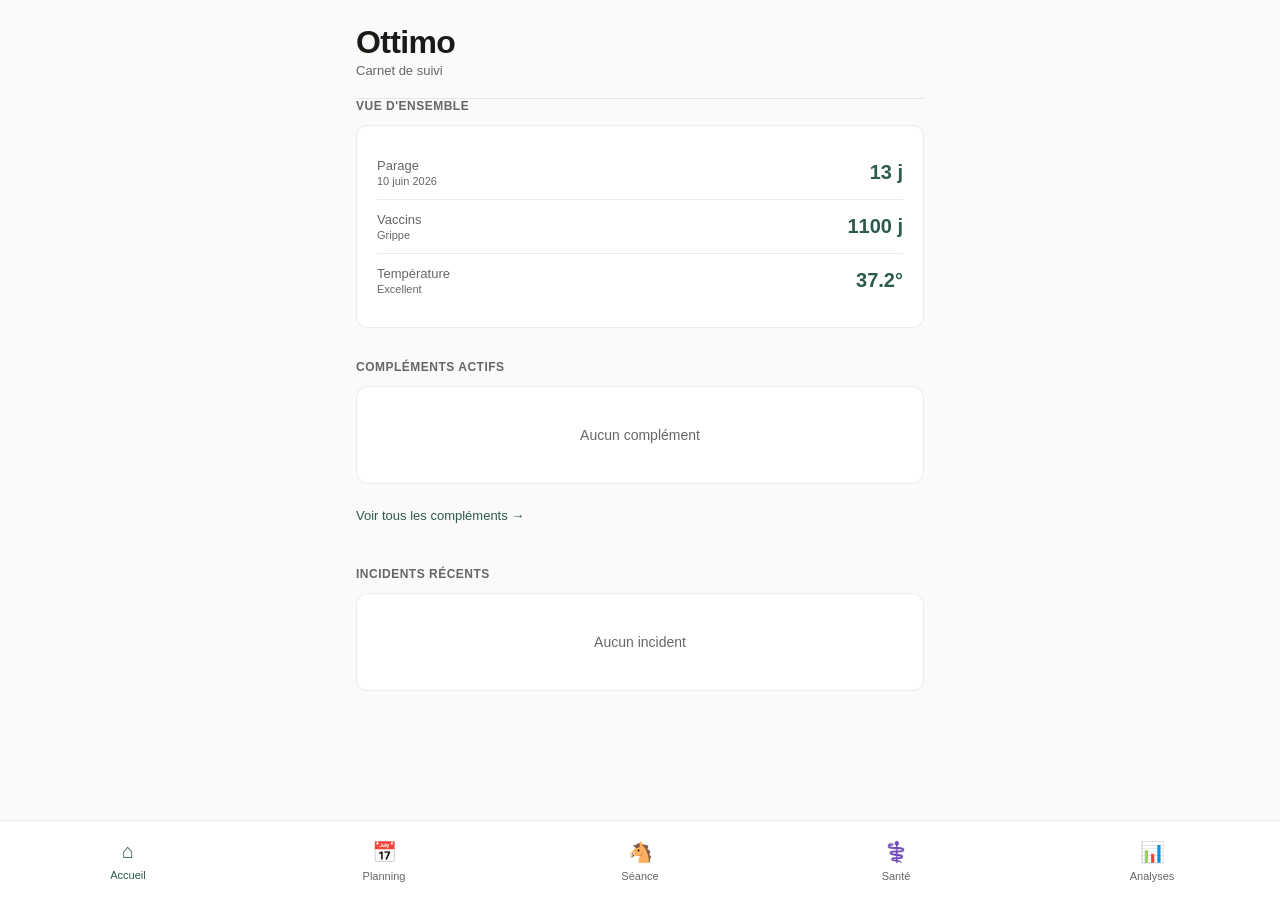
<file: index.html>
<!DOCTYPE html>
<html lang="fr">
<head>
<meta charset="UTF-8">
<meta name="viewport" content="width=device-width, initial-scale=1.0, viewport-fit=cover">
<title>Ottimo Memo</title>
<style>
:root {
  --bg: #fafaf8;
  --surface: #ffffff;
  --text: #1a1a18;
  --text-secondary: #666;
  --accent: #2d5a4f;
  --border: rgba(0,0,0,.08);
  --success: #22863a;
  --warning: #cd7f32;
  --danger: #d42828;
}

@media (prefers-color-scheme: dark) {
  :root:not([data-theme="light"]) {
    --bg: #1a1a18;
    --surface: #2d2d2a;
    --text: #f5f5f0;
    --text-secondary: #999;
    --border: rgba(255,255,255,.12);
    color-scheme: dark;
  }
}

:root[data-theme="dark"] {
  --bg: #1a1a18;
  --surface: #2d2d2a;
  --text: #f5f5f0;
  --text-secondary: #999;
  --border: rgba(255,255,255,.12);
  color-scheme: dark;
}

*{margin:0;padding:0;box-sizing:border-box}
html,body{width:100%;height:100%;font-family:-apple-system,BlinkMacSystemFont,'Segoe UI','Helvetica Neue',sans-serif;background:var(--bg);color:var(--text);font-size:16px;-webkit-font-smoothing:antialiased}
body{padding:0 16px 100px 16px;max-width:600px;margin:0 auto}

.view{display:none;animation:fadeIn .25s}
.view.active{display:block}
@keyframes fadeIn{from{opacity:0}to{opacity:1}}

.header{padding:24px 0 20px;position:sticky;top:0;background:var(--bg);z-index:50;border-bottom:1px solid var(--border)}
.header-title{font-size:32px;font-weight:700;letter-spacing:-.02em}
.header-sub{font-size:13px;color:var(--text-secondary);margin-top:2px;font-weight:500}

.section{margin-bottom:32px}
.section-title{font-size:12px;font-weight:600;text-transform:uppercase;color:var(--text-secondary);margin-bottom:12px;letter-spacing:.5px}

.card{background:var(--surface);border:1px solid var(--border);border-radius:12px;padding:20px;margin-bottom:12px}
.card-list{padding:0}

.list-item{padding:16px 20px;border-bottom:1px solid var(--border);display:flex;justify-content:space-between;align-items:center;gap:12px}
.list-item:last-child{border-bottom:none}
.list-item-main{flex:1}
.list-item-title{font-size:15px;font-weight:500;color:var(--text)}
.list-item-sub{font-size:13px;color:var(--text-secondary);margin-top:3px}
.list-action{font-size:13px;color:var(--accent);cursor:pointer;font-weight:500}

.metric{display:flex;justify-content:space-between;align-items:center;padding:12px 0;border-bottom:1px solid var(--border)}
.metric:last-child{border-bottom:none}
.metric-label{font-size:13px;color:var(--text-secondary)}
.metric-value{font-size:20px;font-weight:600;color:var(--accent)}
.metric-sub{font-size:11px;color:var(--text-secondary);margin-top:2px}

.modal-overlay{display:none;position:fixed;top:0;left:0;width:100%;height:100%;background:rgba(0,0,0,.5);z-index:999;align-items:flex-end}
.modal-overlay.open{display:flex}
.modal-sheet{width:100%;background:var(--surface);border-radius:20px 20px 0 0;padding:24px 20px;max-height:90vh;overflow-y:auto}
.modal-close{position:absolute;top:16px;right:16px;width:32px;height:32px;background:var(--border);border-radius:50%;display:flex;align-items:center;justify-content:center;font-size:18px;cursor:pointer;border:none;font-weight:500;color:var(--text)}
.modal-title{font-size:24px;font-weight:700;margin-bottom:20px;color:var(--text)}

.field-label{font-size:13px;font-weight:600;margin-top:16px;margin-bottom:6px;color:var(--text)}
.field-input{width:100%;padding:12px 14px;border:1px solid var(--border);border-radius:10px;font-size:16px;font-family:inherit;margin-bottom:2px;background:var(--bg);color:var(--text);transition:border-color .2s}
.field-input:focus{outline:none;border-color:var(--accent)}
textarea.field-input{min-height:90px;resize:vertical}

.btn-group{display:flex;gap:12px;margin-top:24px}
.btn{flex:1;padding:14px;border-radius:10px;font-weight:600;font-size:15px;border:none;cursor:pointer;transition:opacity .2s}
.btn-primary{background:var(--accent);color:#fff}
.btn-primary:active{opacity:.8}
.btn-secondary{background:var(--border);color:var(--text)}
.btn-secondary:active{opacity:.6}

.seg-control{display:flex;gap:8px;margin:8px 0;flex-wrap:wrap}
.seg-btn{flex:1;min-width:60px;padding:10px;border:1px solid var(--border);border-radius:8px;background:var(--surface);font-size:13px;font-weight:500;cursor:pointer;color:var(--text);transition:all .2s}
.seg-btn.active{background:var(--accent);color:#fff;border-color:var(--accent)}

.bottom-nav{position:fixed;bottom:0;left:0;right:0;height:80px;background:var(--surface);border-top:1px solid var(--border);display:flex;justify-content:space-around;z-index:100;padding-bottom:env(safe-area-inset-bottom)}
.nav-item{display:flex;flex-direction:column;align-items:center;justify-content:center;gap:6px;flex:1;cursor:pointer;color:var(--text-secondary);font-size:11px;font-weight:500;transition:color .2s}
.nav-item.active{color:var(--accent)}

.empty{text-align:center;padding:40px 20px;color:var(--text-secondary);font-size:14px}

.action-link{color:var(--accent);font-size:13px;font-weight:500;cursor:pointer;padding:12px 0;display:block;transition:opacity .2s}
.action-link:active{opacity:.7}

/* CALENDAR */
.calendar{background:var(--surface);border:1px solid var(--border);border-radius:12px;padding:16px;margin-bottom:12px}
.calendar-header{display:flex;justify-content:space-between;align-items:center;margin-bottom:16px}
.calendar-nav{font-size:16px;font-weight:600;flex:1;text-align:center;color:var(--text)}
.calendar-btn{background:var(--border);border:none;width:36px;height:36px;border-radius:8px;cursor:pointer;font-weight:600;color:var(--text);transition:background .2s}
.calendar-btn:active{opacity:.7}

.calendar-grid{display:grid;grid-template-columns:repeat(7,1fr);gap:4px;margin-bottom:12px}
.calendar-day-label{text-align:center;font-size:11px;font-weight:600;color:var(--text-secondary);padding:8px 0;text-transform:uppercase}
.calendar-date{aspect-ratio:1;display:flex;align-items:center;justify-content:center;border-radius:8px;font-size:13px;font-weight:500;cursor:pointer;border:1px solid transparent;position:relative;transition:all .2s;color:var(--text)}
.calendar-date.other-month{color:var(--text-secondary);opacity:.5}
.calendar-date.today{border:2px solid var(--accent);font-weight:600}
.calendar-date.has-event::after{content:'';position:absolute;bottom:3px;width:4px;height:4px;background:var(--accent);border-radius:50%}
.calendar-date.selected{background:var(--accent);color:#fff;font-weight:600}
.calendar-date:not(.other-month){cursor:pointer}
.calendar-date:not(.other-month):hover{background:var(--border)}

.event-list{max-height:300px;overflow-y:auto}
.event-item{padding:12px 0;border-bottom:1px solid var(--border);font-size:13px;display:flex;gap:12px}
.event-item:last-child{border-bottom:none}
.event-date{font-weight:600;color:var(--accent);min-width:50px}
.event-label{flex:1;color:var(--text-secondary);word-break:break-word}
</style>
</head>
<body>

<!-- HOME -->
<div class="view active" id="homeView">
  <div class="header">
    <div class="header-title">Ottimo</div>
    <div class="header-sub">Carnet de suivi</div>
  </div>

  <div class="section">
    <div class="section-title">Vue d'ensemble</div>
    <div class="card">
      <div class="metric">
        <div>
          <div class="metric-label">Parage</div>
          <div class="metric-sub">10 juin 2026</div>
        </div>
        <div class="metric-value">13 j</div>
      </div>
      <div class="metric">
        <div>
          <div class="metric-label">Vaccins</div>
          <div class="metric-sub">Grippe</div>
        </div>
        <div class="metric-value">1100 j</div>
      </div>
      <div class="metric">
        <div>
          <div class="metric-label">Température</div>
          <div class="metric-sub">Excellent</div>
        </div>
        <div class="metric-value">37.2°</div>
      </div>
    </div>
  </div>

  <div class="section">
    <div class="section-title">Compléments actifs</div>
    <div class="card card-list" id="homeComps"></div>
    <div class="action-link" onclick="switchView('sante')">Voir tous les compléments →</div>
  </div>

  <div class="section">
    <div class="section-title">Incidents récents</div>
    <div class="card card-list" id="homeIncidents"></div>
  </div>
</div>

<!-- PLANNING / CALENDAR -->
<div class="view" id="planningView">
  <div class="header">
    <div class="header-title">Planning</div>
  </div>

  <div class="section">
    <div class="calendar">
      <div class="calendar-header">
        <button class="calendar-btn" onclick="prevMonth()">←</button>
        <div class="calendar-nav" id="calendarMonth"></div>
        <button class="calendar-btn" onclick="nextMonth()">→</button>
      </div>
      <div class="calendar-grid" id="calendarGrid"></div>
    </div>
  </div>

  <div class="section">
    <div class="section-title">Événements</div>
    <div class="card card-list">
      <div class="event-list" id="eventList"></div>
    </div>
    <div class="action-link" onclick="openEventModal()">+ Ajouter un événement</div>
  </div>
</div>

<!-- SEANCES -->
<div class="view" id="seanceView">
  <div class="header">
    <div class="header-title">Séances</div>
  </div>

  <div class="section">
    <div class="card card-list" id="seanceList"></div>
    <div class="action-link" onclick="openSeanceModal()">+ Nouvelle séance</div>
  </div>
</div>

<!-- SANTE -->
<div class="view" id="santeView">
  <div class="header">
    <div class="header-title">Santé</div>
  </div>

  <div class="section">
    <div class="section-title">Compléments</div>
    <div class="card card-list" id="santeComps"></div>
    <div class="action-link" onclick="openCompModal()">+ Ajouter un complément</div>
  </div>

  <div class="section">
    <div class="section-title">Incidents</div>
    <div class="card card-list" id="santeIncidents"></div>
    <div class="action-link" onclick="openIncidentModal()">+ Signaler un incident</div>
  </div>

  <div class="section">
    <div class="section-title">Soins</div>
    <div class="card card-list" id="santeSoins"></div>
    <div class="action-link" onclick="openSoinModal()">+ Ajouter un soin</div>
  </div>
</div>

<!-- ANALYSES -->
<div class="view" id="analysesView">
  <div class="header">
    <div class="header-title">Analyses</div>
  </div>

  <div class="section">
    <div class="card" style="text-align:center;padding:40px 20px;color:var(--text-secondary)">
      Graphiques et statistiques en construction
    </div>
  </div>
</div>

<!-- MODALES -->
<div class="modal-overlay" id="eventModal">
  <div class="modal-sheet">
    <button class="modal-close" onclick="closeEventModal()">✕</button>
    <div class="modal-title">Événement</div>
    <div class="field-label">Date</div>
    <input type="date" class="field-input" id="eventDate">
    <div class="field-label">Type</div>
    <div class="seg-control">
      <div class="seg-btn active" data-v="rappel" onclick="selectSeg(this)">Rappel</div>
      <div class="seg-btn" data-v="rdv" onclick="selectSeg(this)">RDV</div>
      <div class="seg-btn" data-v="note" onclick="selectSeg(this)">Note</div>
    </div>
    <div class="field-label">Description</div>
    <textarea class="field-input" id="eventDesc" placeholder="Détails de l'événement..."></textarea>
    <div class="btn-group">
      <button class="btn btn-secondary" onclick="closeEventModal()">Annuler</button>
      <button class="btn btn-primary" onclick="saveEvent()">Enregistrer</button>
    </div>
  </div>
</div>

<div class="modal-overlay" id="seanceModal">
  <div class="modal-sheet">
    <button class="modal-close" onclick="closeSeanceModal()">✕</button>
    <div class="modal-title">Nouvelle séance</div>
    <div class="field-label">Date</div>
    <input type="date" class="field-input" id="seanceDate">
    <div class="field-label">Cavalier</div>
    <div class="seg-control">
      <div class="seg-btn active" data-v="andy" onclick="selectSeg(this)">Andy</div>
      <div class="seg-btn" data-v="martin" onclick="selectSeg(this)">Martin</div>
      <div class="seg-btn" data-v="concours" onclick="selectSeg(this)">Concours</div>
    </div>
    <div class="field-label">Programme</div>
    <textarea class="field-input" id="seanceProgram" placeholder="État général, palpation, appétit..."></textarea>
    <div class="btn-group">
      <button class="btn btn-secondary" onclick="closeSeanceModal()">Annuler</button>
      <button class="btn btn-primary" onclick="saveSeance()">Enregistrer</button>
    </div>
  </div>
</div>

<div class="modal-overlay" id="compModal">
  <div class="modal-sheet">
    <button class="modal-close" onclick="closeCompModal()">✕</button>
    <div class="modal-title">Complément</div>
    <div class="field-label">Nom</div>
    <input type="text" class="field-input" id="compName" placeholder="Ex: GastriCalm">
    <div class="field-label">Dose</div>
    <input type="text" class="field-input" id="compDose" placeholder="Ex: 120ml/jour">
    <div class="field-label">Début</div>
    <input type="date" class="field-input" id="compStart">
    <div class="field-label">Notes</div>
    <textarea class="field-input" id="compNotes" placeholder="Observations..."></textarea>
    <div class="btn-group">
      <button class="btn btn-secondary" onclick="closeCompModal()">Annuler</button>
      <button class="btn btn-primary" onclick="saveComp()">Enregistrer</button>
    </div>
  </div>
</div>

<div class="modal-overlay" id="incidentModal">
  <div class="modal-sheet">
    <button class="modal-close" onclick="closeIncidentModal()">✕</button>
    <div class="modal-title">Incident</div>
    <div class="field-label">Type</div>
    <div class="seg-control">
      <div class="seg-btn active" data-v="colique" onclick="selectSeg(this)">Colique</div>
      <div class="seg-btn" data-v="blessure" onclick="selectSeg(this)">Blessure</div>
      <div class="seg-btn" data-v="autre" onclick="selectSeg(this)">Autre</div>
    </div>
    <div class="field-label">Date</div>
    <input type="date" class="field-input" id="incDate">
    <div class="field-label">Symptômes</div>
    <textarea class="field-input" id="incSymptoms" placeholder="Description des symptômes..."></textarea>
    <div class="field-label">Traitement</div>
    <textarea class="field-input" id="incTreatment" placeholder="Traitement appliqué..."></textarea>
    <div class="btn-group">
      <button class="btn btn-secondary" onclick="closeIncidentModal()">Annuler</button>
      <button class="btn btn-primary" onclick="saveIncident()">Enregistrer</button>
    </div>
  </div>
</div>

<div class="modal-overlay" id="soinModal">
  <div class="modal-sheet">
    <button class="modal-close" onclick="closeSoinModal()">✕</button>
    <div class="modal-title">Soin</div>
    <div class="field-label">Type</div>
    <input type="text" class="field-input" id="soinType" placeholder="Ostéo, Maréchal, Dentiste...">
    <div class="field-label">Date</div>
    <input type="date" class="field-input" id="soinDate">
    <div class="field-label">Praticien</div>
    <input type="text" class="field-input" id="soinPraticien" placeholder="Nom du praticien">
    <div class="btn-group">
      <button class="btn btn-secondary" onclick="closeSoinModal()">Annuler</button>
      <button class="btn btn-primary" onclick="saveSoin()">Enregistrer</button>
    </div>
  </div>
</div>

<!-- BOTTOM NAV -->
<div class="bottom-nav">
  <div class="nav-item active" data-v="home" onclick="switchView('home')"><div style="font-size:20px">⌂</div>Accueil</div>
  <div class="nav-item" data-v="planning" onclick="switchView('planning')"><div style="font-size:20px">📅</div>Planning</div>
  <div class="nav-item" data-v="seance" onclick="switchView('seance')"><div style="font-size:20px">🐴</div>Séance</div>
  <div class="nav-item" data-v="sante" onclick="switchView('sante')"><div style="font-size:20px">⚕️</div>Santé</div>
  <div class="nav-item" data-v="analyses" onclick="switchView('analyses')"><div style="font-size:20px">📊</div>Analyses</div>
</div>

<script>
// DATA STORAGE
function getData(key, def = []) {
  try {
    const stored = localStorage.getItem('ottimo_' + key);
    return stored ? JSON.parse(stored) : def;
  } catch(e) {
    return def;
  }
}

function setData(key, val) {
  try {
    localStorage.setItem('ottimo_' + key, JSON.stringify(val));
  } catch(e) {
    console.error('Storage error:', e);
  }
}

// VIEW SWITCHING
function switchView(v) {
  document.querySelectorAll('.view').forEach(x => x.classList.remove('active'));
  document.querySelectorAll('.nav-item').forEach(x => x.classList.remove('active'));
  document.getElementById(v + 'View').classList.add('active');
  document.querySelector('.nav-item[data-v="' + v + '"]').classList.add('active');

  if (v === 'planning') renderCalendar();
  if (v === 'sante') loadSante();
  if (v === 'seance') loadSeances();
}

function selectSeg(el) {
  el.parentElement.querySelectorAll('.seg-btn').forEach(x => x.classList.remove('active'));
  el.classList.add('active');
}

// CALENDAR
let currentDate = new Date();

function renderCalendar() {
  const year = currentDate.getFullYear();
  const month = currentDate.getMonth();
  const today = new Date();

  const monthNames = ['janvier', 'février', 'mars', 'avril', 'mai', 'juin', 'juillet', 'août', 'septembre', 'octobre', 'novembre', 'décembre'];
  document.getElementById('calendarMonth').textContent = monthNames[month] + ' ' + year;

  const firstDay = new Date(year, month, 1).getDay();
  const lastDate = new Date(year, month + 1, 0).getDate();
  const prevLastDate = new Date(year, month, 0).getDate();

  const grid = document.getElementById('calendarGrid');
  grid.innerHTML = '';

  const days = ['L', 'M', 'M', 'J', 'V', 'S', 'D'];
  days.forEach(d => {
    const label = document.createElement('div');
    label.className = 'calendar-day-label';
    label.textContent = d;
    grid.appendChild(label);
  });

  const events = getData('events', []);
  const eventsByDate = {};
  events.forEach(e => {
    if (!eventsByDate[e.date]) eventsByDate[e.date] = [];
    eventsByDate[e.date].push(e);
  });

  for (let i = firstDay - 1; i >= 0; i--) {
    const date = document.createElement('div');
    date.className = 'calendar-date other-month';
    date.textContent = prevLastDate - i;
    grid.appendChild(date);
  }

  for (let i = 1; i <= lastDate; i++) {
    const date = document.createElement('div');
    date.className = 'calendar-date';
    date.textContent = i;

    const dateStr = year + '-' + String(month + 1).padStart(2, '0') + '-' + String(i).padStart(2, '0');

    if (today.getFullYear() === year && today.getMonth() === month && today.getDate() === i) {
      date.classList.add('today');
    }

    if (eventsByDate[dateStr]) {
      date.classList.add('has-event');
    }

    date.onclick = () => {
      document.querySelectorAll('.calendar-date').forEach(d => d.classList.remove('selected'));
      date.classList.add('selected');
      renderEventList(dateStr);
    };

    grid.appendChild(date);
  }

  const remaining = 42 - (firstDay - 1 + lastDate);
  for (let i = 1; i <= remaining; i++) {
    const date = document.createElement('div');
    date.className = 'calendar-date other-month';
    date.textContent = i;
    grid.appendChild(date);
  }

  renderEventList();
}

function prevMonth() {
  currentDate.setMonth(currentDate.getMonth() - 1);
  renderCalendar();
}

function nextMonth() {
  currentDate.setMonth(currentDate.getMonth() + 1);
  renderCalendar();
}

function renderEventList(selectedDate = null) {
  const events = getData('events', []);
  const list = document.getElementById('eventList');

  if (selectedDate) {
    const filtered = events.filter(e => e.date === selectedDate);
    list.innerHTML = filtered.length === 0
      ? '<div class="empty">Aucun événement ce jour</div>'
      : filtered.map(e => `
        <div class="event-item">
          <div class="event-date">${e.date.split('-')[2]}</div>
          <div class="event-label">${e.type}: ${e.desc}</div>
        </div>
      `).join('');
  } else {
    const sorted = events.sort((a, b) => new Date(b.date) - new Date(a.date));
    list.innerHTML = sorted.length === 0
      ? '<div class="empty">Aucun événement</div>'
      : sorted.slice(0, 10).map(e => `
        <div class="event-item">
          <div class="event-date">${e.date.split('-')[2]}</div>
          <div class="event-label">${e.type}: ${e.desc}</div>
        </div>
      `).join('');
  }
}

// EVENTS
function openEventModal() { document.getElementById('eventModal').classList.add('open'); }
function closeEventModal() { document.getElementById('eventModal').classList.remove('open'); }
function saveEvent() {
  const date = document.getElementById('eventDate').value;
  const type = document.querySelector('#eventModal .seg-btn.active').dataset.v;
  const desc = document.getElementById('eventDesc').value;
  if (!date || !desc) return alert('Veuillez remplir tous les champs');
  const events = getData('events', []);
  events.push({ id: Date.now(), date, type, desc });
  setData('events', events);
  closeEventModal();
  document.getElementById('eventDate').value = '';
  document.getElementById('eventDesc').value = '';
  renderCalendar();
}

// SEANCES
function openSeanceModal() { document.getElementById('seanceModal').classList.add('open'); }
function closeSeanceModal() { document.getElementById('seanceModal').classList.remove('open'); }
function saveSeance() {
  const date = document.getElementById('seanceDate').value;
  const rider = document.querySelector('#seanceModal .seg-btn.active').dataset.v;
  const prog = document.getElementById('seanceProgram').value;
  if (!date || !prog) return alert('Veuillez remplir tous les champs');
  const seances = getData('seances', []);
  seances.push({ id: Date.now(), date, rider, prog });
  setData('seances', seances);
  closeSeanceModal();
  document.getElementById('seanceDate').value = '';
  document.getElementById('seanceProgram').value = '';
  loadSeances();
}

function loadSeances() {
  const seances = getData('seances', []);
  const list = document.getElementById('seanceList');
  if (seances.length === 0) {
    list.innerHTML = '<div class="empty">Aucune séance enregistrée</div>';
  } else {
    list.innerHTML = seances.sort((a, b) => new Date(b.date) - new Date(a.date)).map(s => `
      <div class="list-item">
        <div class="list-item-main">
          <div class="list-item-title">Séance ${s.rider}</div>
          <div class="list-item-sub">${s.date}</div>
          <div class="list-item-sub" style="margin-top:6px;font-size:12px;color:var(--text-secondary)">${s.prog.substring(0, 50)}${s.prog.length > 50 ? '...' : ''}</div>
        </div>
      </div>
    `).join('');
  }
}

// COMPLEMENTS
function openCompModal() { document.getElementById('compModal').classList.add('open'); }
function closeCompModal() { document.getElementById('compModal').classList.remove('open'); }
function saveComp() {
  const name = document.getElementById('compName').value;
  const dose = document.getElementById('compDose').value;
  const start = document.getElementById('compStart').value;
  const notes = document.getElementById('compNotes').value;
  if (!name || !dose) return alert('Nom et dose requis');
  const comps = getData('comps', []);
  comps.push({ id: Date.now(), name, dose, start, notes });
  setData('comps', comps);
  closeCompModal();
  document.getElementById('compName').value = '';
  document.getElementById('compDose').value = '';
  document.getElementById('compStart').value = '';
  document.getElementById('compNotes').value = '';
  loadComps();
}

function loadComps() {
  const comps = getData('comps', []);
  const html = comps.length === 0
    ? '<div class="empty">Aucun complément</div>'
    : comps.map(c => `
      <div class="list-item">
        <div class="list-item-main">
          <div class="list-item-title">${c.name}</div>
          <div class="list-item-sub">${c.dose}</div>
          ${c.start ? '<div class="list-item-sub" style="font-size:11px">Depuis ' + c.start + '</div>' : ''}
        </div>
      </div>
    `).join('');
  document.getElementById('homeComps').innerHTML = html;
  document.getElementById('santeComps').innerHTML = html;
}

// INCIDENTS
function openIncidentModal() { document.getElementById('incidentModal').classList.add('open'); }
function closeIncidentModal() { document.getElementById('incidentModal').classList.remove('open'); }
function saveIncident() {
  const type = document.querySelector('#incidentModal .seg-btn.active').dataset.v;
  const date = document.getElementById('incDate').value;
  const symptoms = document.getElementById('incSymptoms').value;
  const treatment = document.getElementById('incTreatment').value;
  if (!date) return alert('Date requise');
  const incidents = getData('incidents', []);
  incidents.push({ id: Date.now(), type, date, symptoms, treatment });
  setData('incidents', incidents);
  closeIncidentModal();
  document.getElementById('incDate').value = '';
  document.getElementById('incSymptoms').value = '';
  document.getElementById('incTreatment').value = '';
  loadIncidents();
}

function loadIncidents() {
  const incidents = getData('incidents', []);
  const homeHtml = incidents.length === 0
    ? '<div class="empty">Aucun incident</div>'
    : incidents.sort((a, b) => new Date(b.date) - new Date(a.date)).slice(0, 3).map(i => `
      <div class="list-item">
        <div class="list-item-main">
          <div class="list-item-title">${i.type.charAt(0).toUpperCase() + i.type.slice(1)}</div>
          <div class="list-item-sub">${i.date}</div>
        </div>
      </div>
    `).join('');

  const santeHtml = incidents.length === 0
    ? '<div class="empty">Aucun incident</div>'
    : incidents.sort((a, b) => new Date(b.date) - new Date(a.date)).map(i => `
      <div class="list-item">
        <div class="list-item-main">
          <div class="list-item-title">${i.type.charAt(0).toUpperCase() + i.type.slice(1)}</div>
          <div class="list-item-sub">${i.date}</div>
          ${i.symptoms ? '<div class="list-item-sub" style="margin-top:6px;font-size:12px">' + i.symptoms.substring(0, 50) + '...</div>' : ''}
        </div>
      </div>
    `).join('');

  document.getElementById('homeIncidents').innerHTML = homeHtml;
  document.getElementById('santeIncidents').innerHTML = santeHtml;
}

// SOINS
function openSoinModal() { document.getElementById('soinModal').classList.add('open'); }
function closeSoinModal() { document.getElementById('soinModal').classList.remove('open'); }
function saveSoin() {
  const type = document.getElementById('soinType').value;
  const date = document.getElementById('soinDate').value;
  const praticien = document.getElementById('soinPraticien').value;
  if (!type || !date) return alert('Type et date requis');
  const soins = getData('soins', []);
  soins.push({ id: Date.now(), type, date, praticien });
  setData('soins', soins);
  closeSoinModal();
  document.getElementById('soinType').value = '';
  document.getElementById('soinDate').value = '';
  document.getElementById('soinPraticien').value = '';
  loadSoins();
}

function loadSoins() {
  const soins = getData('soins', []);
  const html = soins.length === 0
    ? '<div class="empty">Aucun soin</div>'
    : soins.sort((a, b) => new Date(b.date) - new Date(a.date)).map(s => `
      <div class="list-item">
        <div class="list-item-main">
          <div class="list-item-title">${s.type}</div>
          <div class="list-item-sub">${s.praticien ? s.praticien + ' • ' : ''} ${s.date}</div>
        </div>
      </div>
    `).join('');
  document.getElementById('santeSoins').innerHTML = html;
}

// LOAD SANTE TAB
function loadSante() {
  loadComps();
  loadIncidents();
  loadSoins();
}

// INIT
loadComps();
loadIncidents();
</script>
</body>
</html>
</file>
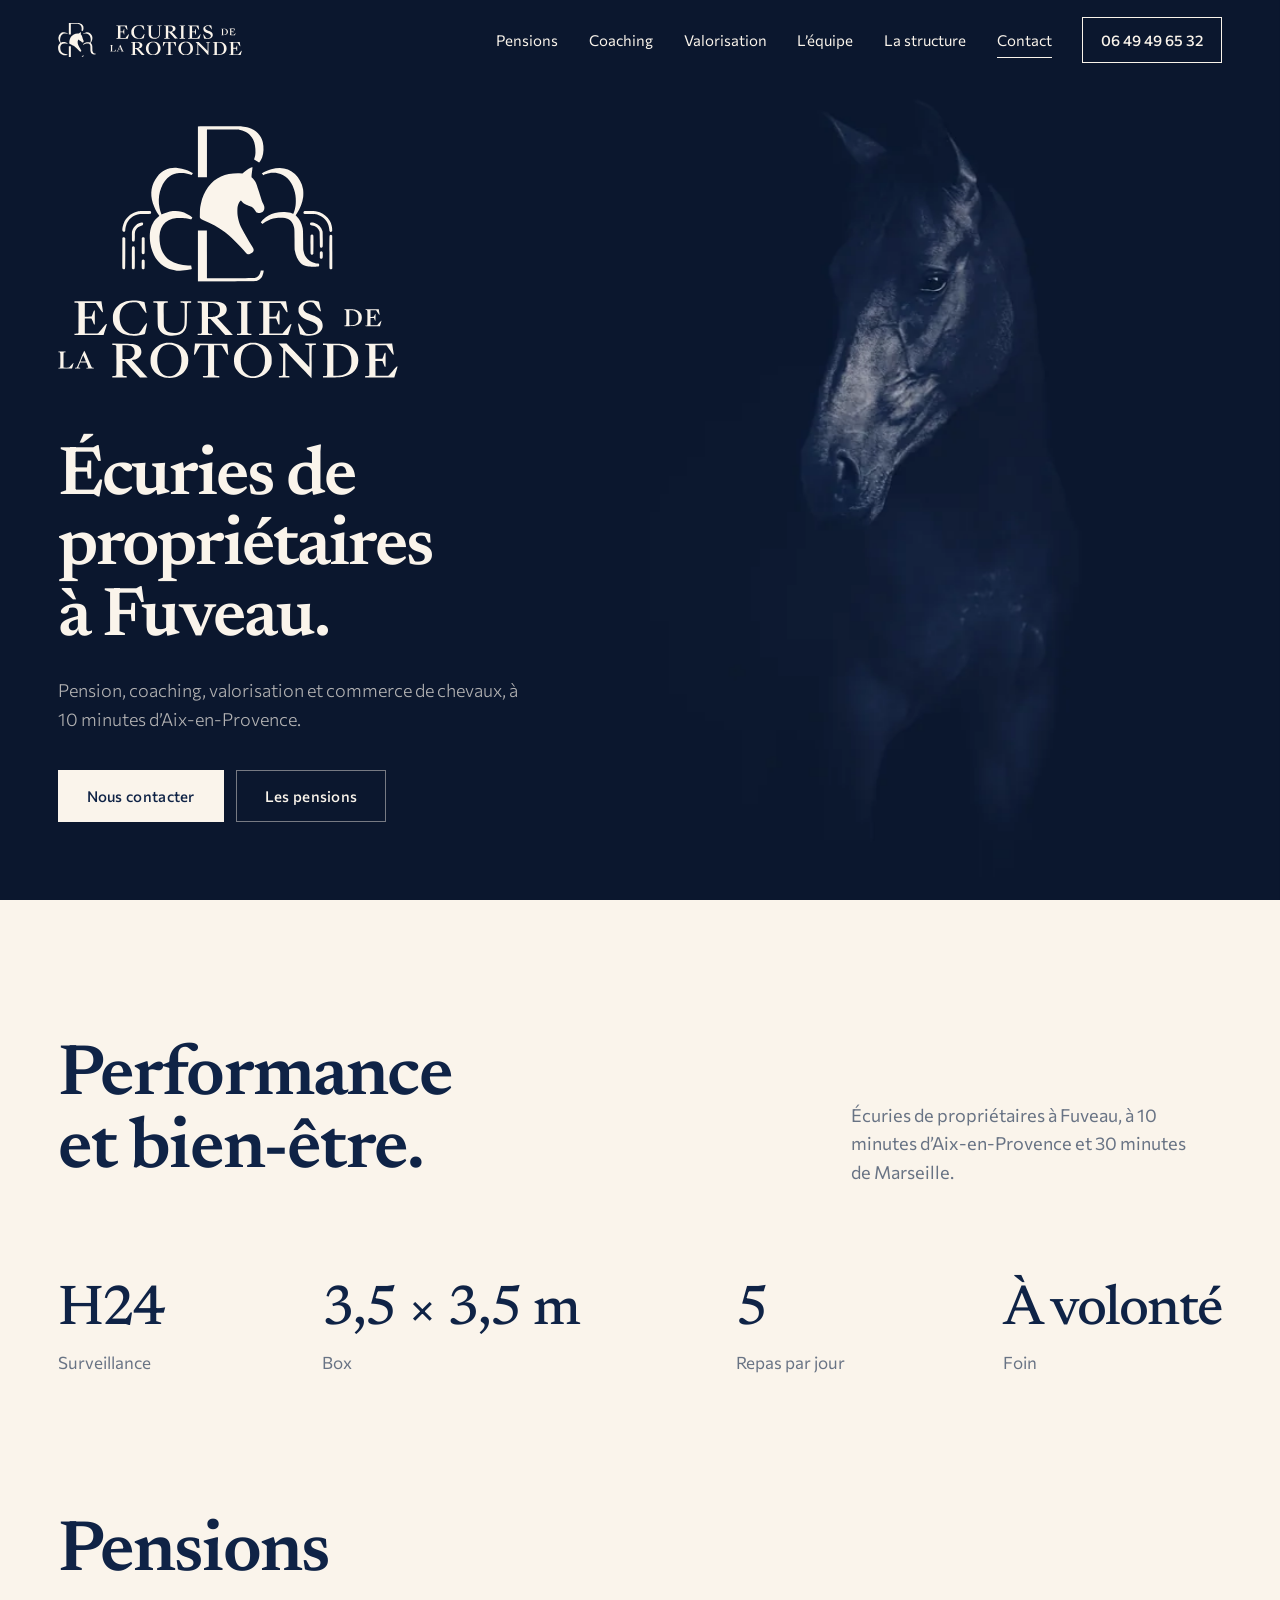
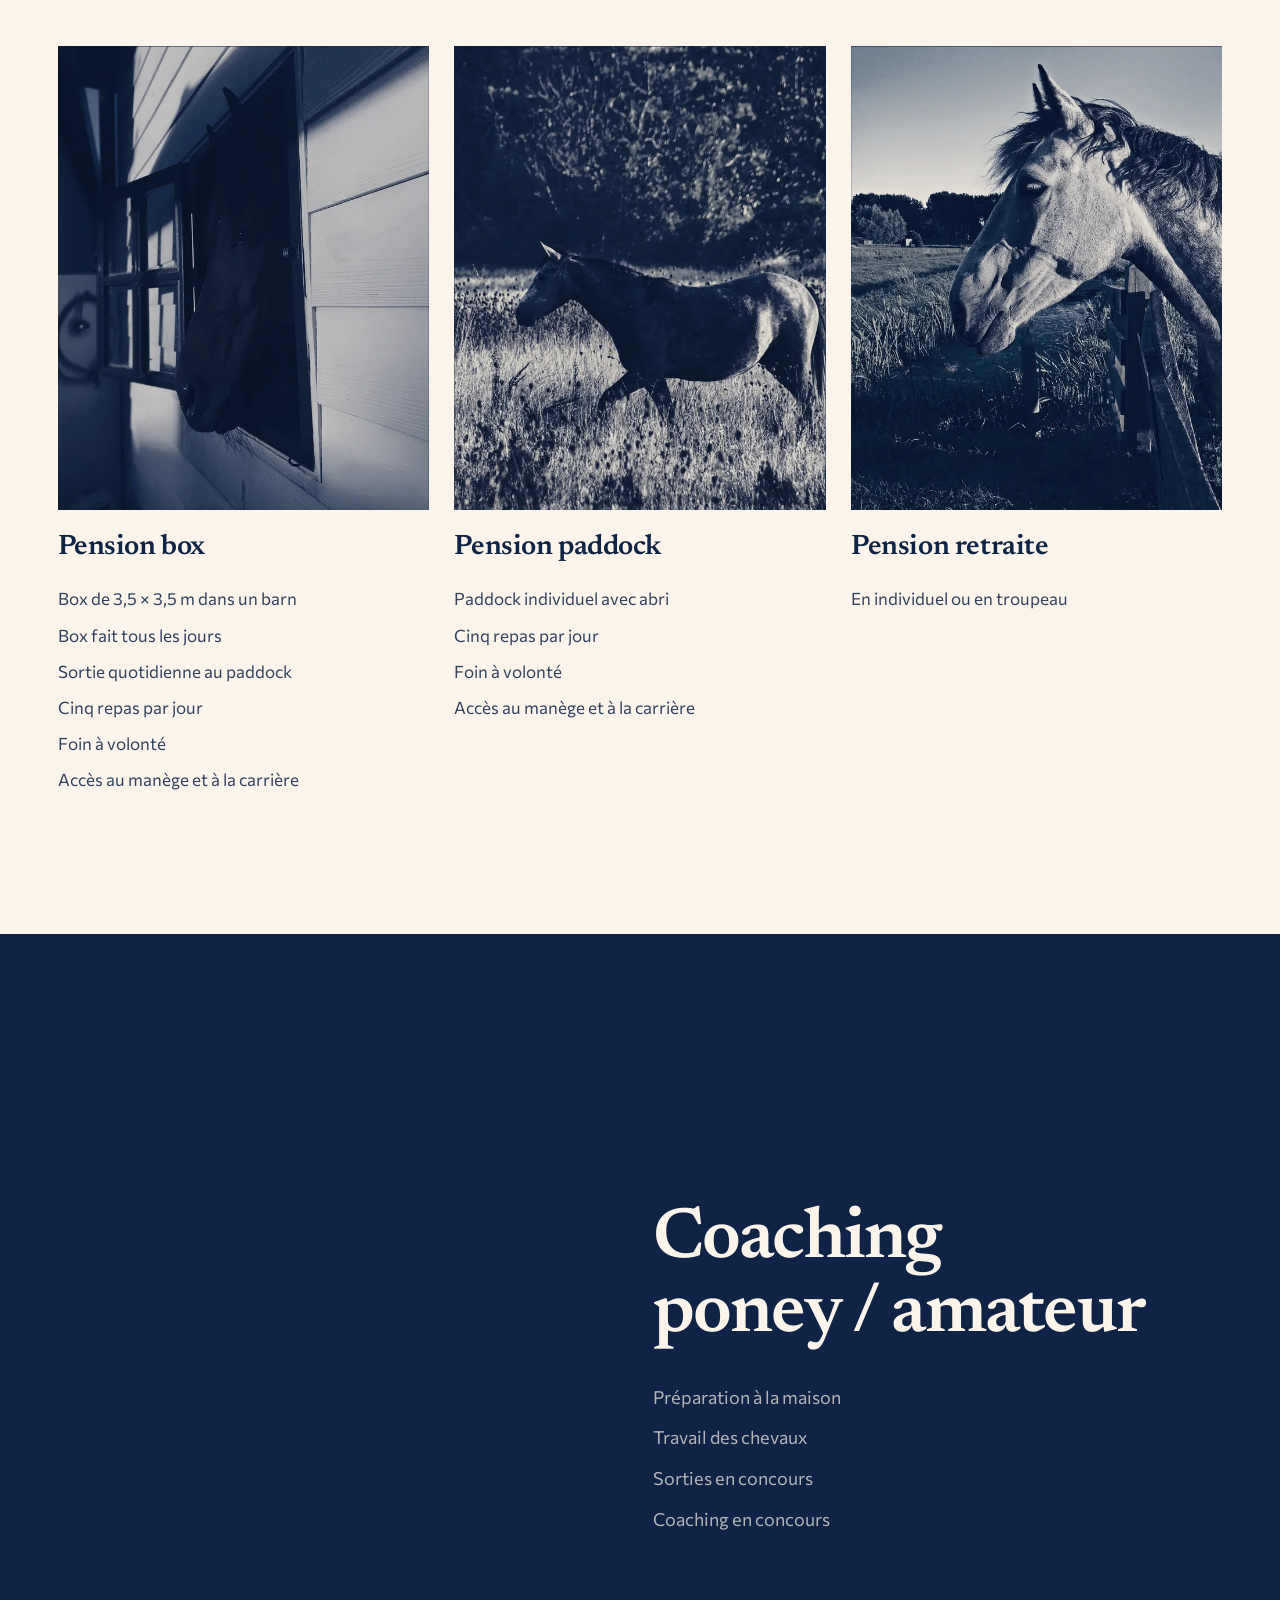
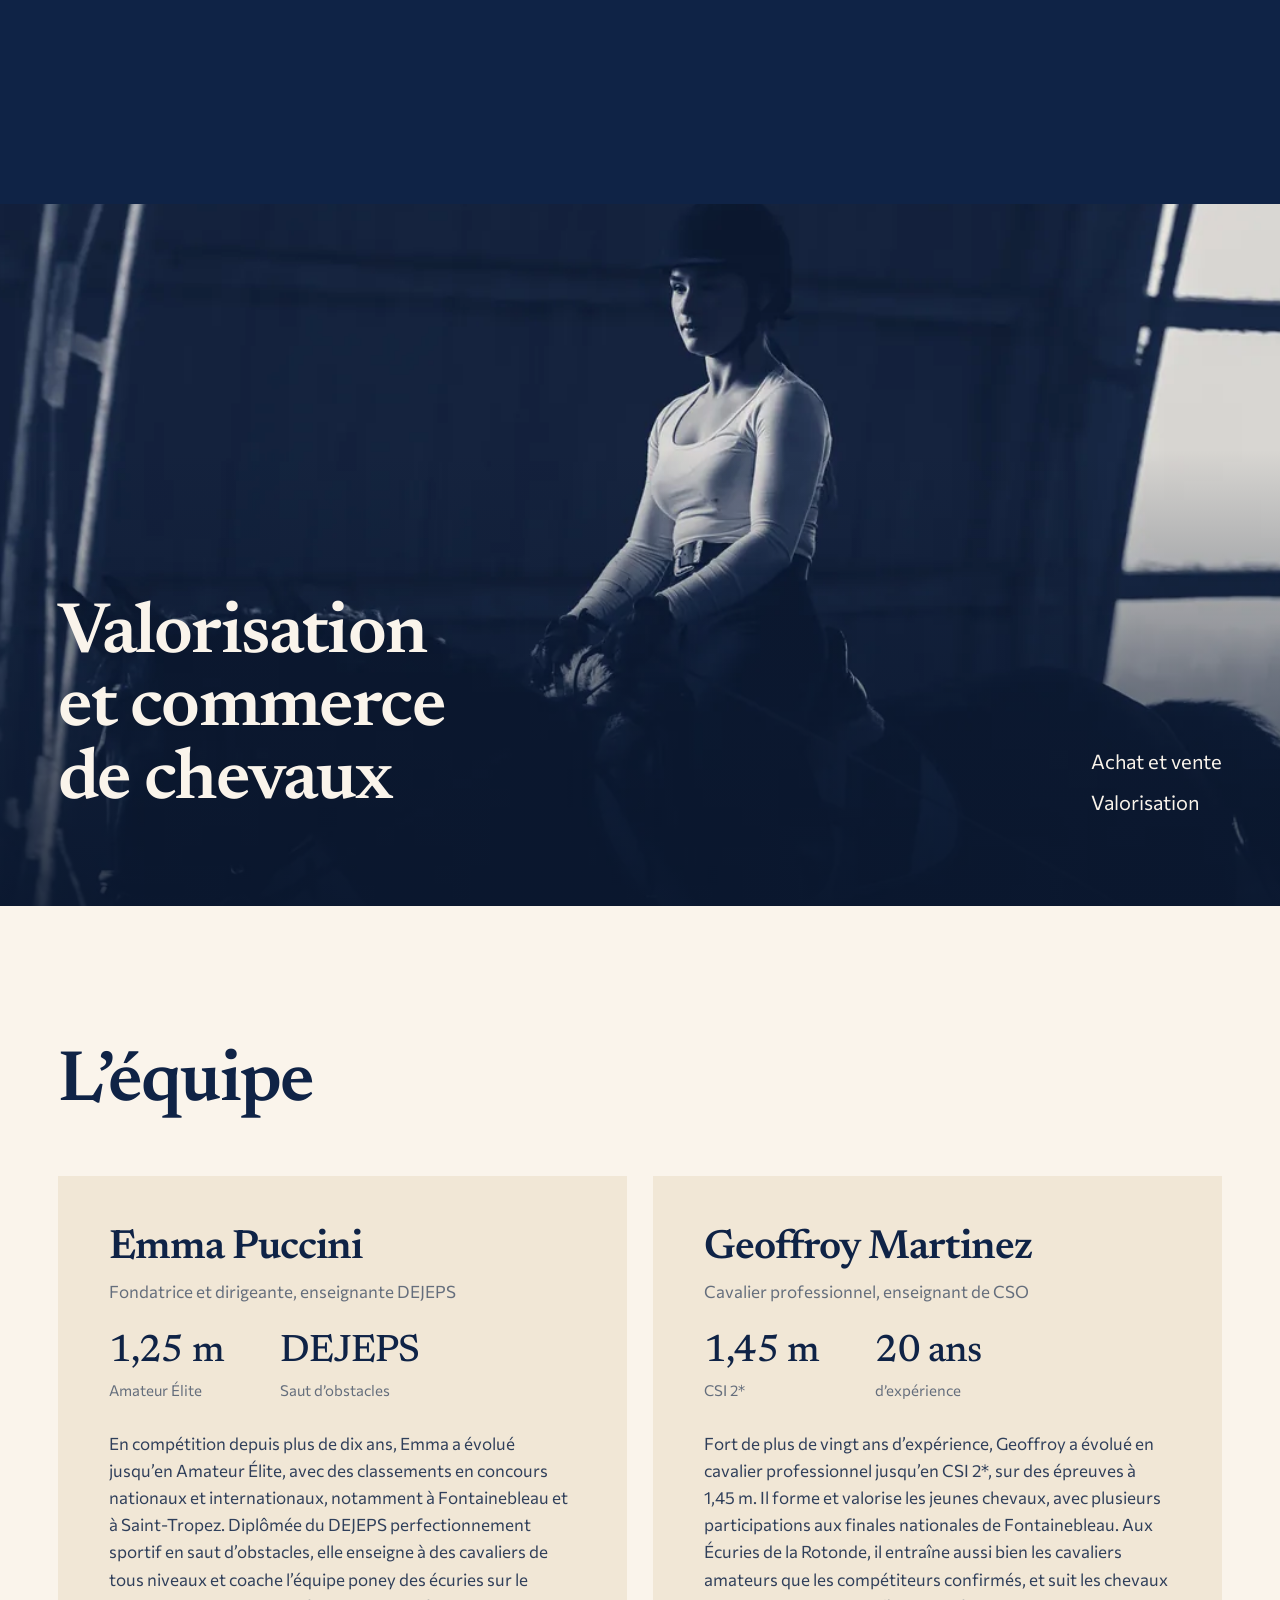
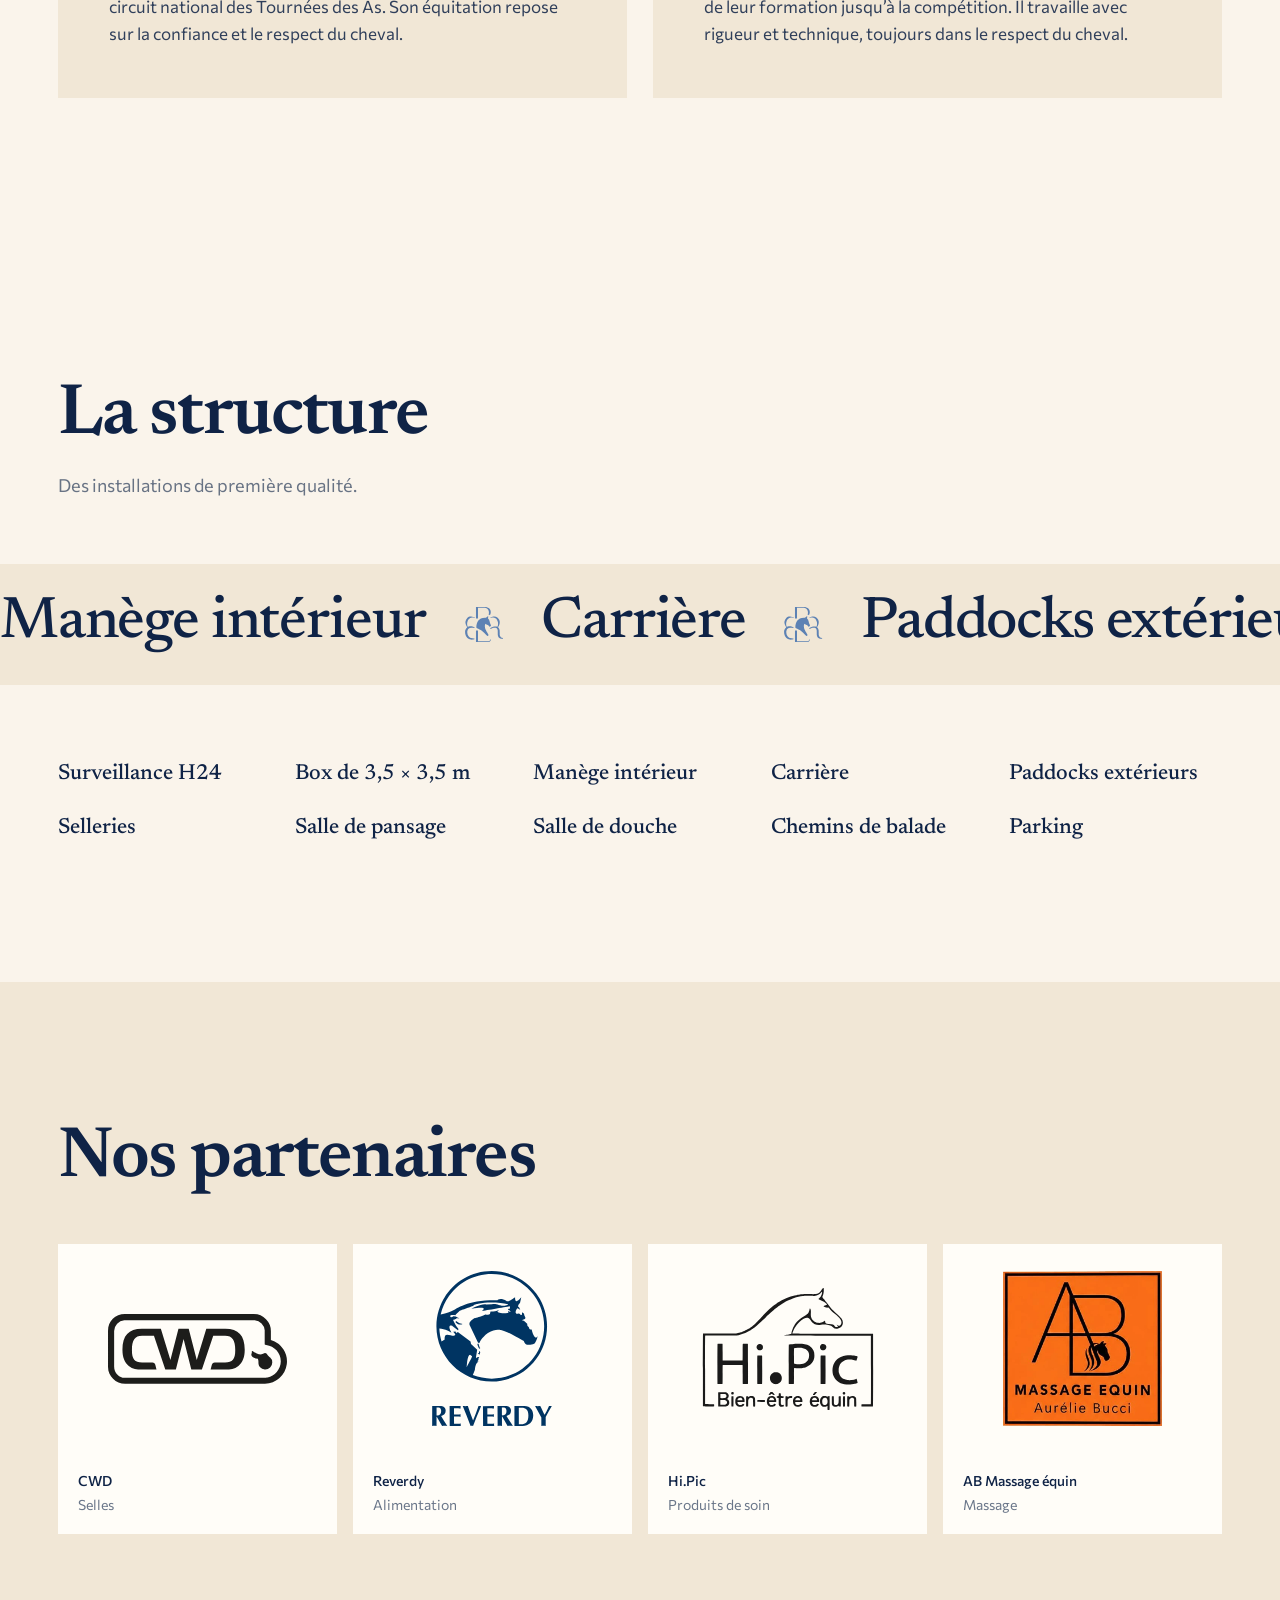
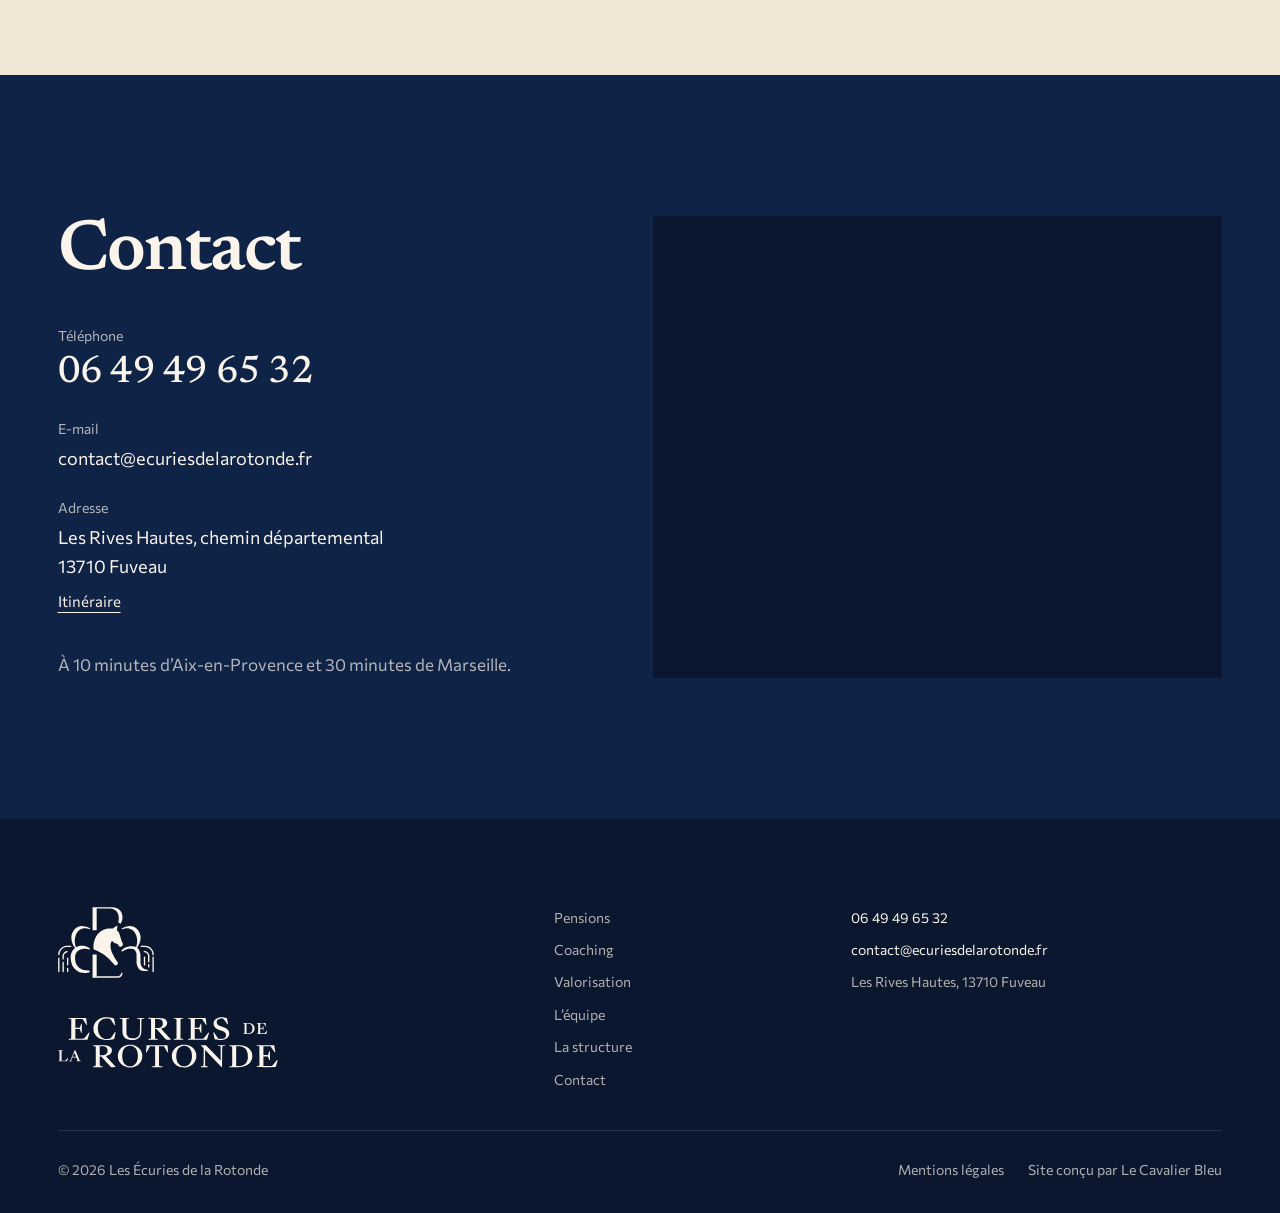
<file: ecuries-de-la-rotonde/index.html>
<!doctype html>
<html lang="fr">
<head>
  <meta charset="utf-8">
  <meta name="viewport" content="width=device-width, initial-scale=1, viewport-fit=cover">
  <title>Les Écuries de la Rotonde | Écuries de propriétaires à Fuveau, pension chevaux</title>
  <meta name="description" content="Écuries de propriétaires à Fuveau, à 10 minutes d’Aix-en-Provence : pension box, pension paddock, pension retraite, coaching poney / amateur, valorisation et commerce de chevaux. Manège intérieur, carrière, surveillance H24.">
  <link rel="canonical" href="https://www.ecuriesdelarotonde.fr/">
  <meta name="robots" content="index, follow">
  <meta name="theme-color" content="#0a172e">
  <meta name="geo.region" content="FR-13">
  <meta name="geo.placename" content="Fuveau">
  <meta name="geo.position" content="43.47299;5.56939">

  <meta property="og:type" content="website">
  <meta property="og:locale" content="fr_FR">
  <meta property="og:site_name" content="Les Écuries de la Rotonde">
  <meta property="og:title" content="Les Écuries de la Rotonde, écuries de propriétaires à Fuveau">
  <meta property="og:description" content="Pension box, paddock et retraite, coaching poney / amateur, valorisation et commerce de chevaux.">
  <meta property="og:url" content="https://www.ecuriesdelarotonde.fr/">
  <meta property="og:image" content="https://www.ecuriesdelarotonde.fr/assets/img/og.jpg">
  <meta property="og:image:width" content="1200">
  <meta property="og:image:height" content="630">
  <meta name="twitter:card" content="summary_large_image">

  <link rel="icon" href="assets/img/favicon.svg" type="image/svg+xml">
  <link rel="icon" href="assets/img/favicon-32.png" sizes="32x32" type="image/png">
  <link rel="apple-touch-icon" href="assets/img/apple-touch-icon.png">
  <link rel="preload" href="assets/fonts/newsreader-600.woff2" as="font" type="font/woff2" crossorigin>
  <link rel="preload" href="assets/fonts/commissioner-300.woff2" as="font" type="font/woff2" crossorigin>
  <link rel="preload" as="image" href="assets/img/hero-wide-1400.webp" media="(min-width: 761px)">
  <link rel="preload" as="image" href="assets/img/hero-tall-1000.webp" media="(max-width: 760px)">
  <link rel="stylesheet" href="assets/css/site.css">
  <script>document.documentElement.classList.add('js');</script>

  <script type="application/ld+json">
  {
    "@context": "https://schema.org",
    "@type": "LocalBusiness",
    "additionalType": "https://schema.org/SportsActivityLocation",
    "name": "Les Écuries de la Rotonde",
    "description": "Écuries de propriétaires à Fuveau, à 10 minutes d’Aix-en-Provence et 30 minutes de Marseille : pension box, pension paddock, pension retraite, coaching poney / amateur, valorisation et commerce de chevaux.",
    "url": "https://www.ecuriesdelarotonde.fr/",
    "logo": "https://www.ecuriesdelarotonde.fr/assets/img/apple-touch-icon.png",
    "image": "https://www.ecuriesdelarotonde.fr/assets/img/og.jpg",
    "telephone": "+33649496532",
    "address": {
      "@type": "PostalAddress",
      "streetAddress": "Les Rives Hautes, chemin départemental",
      "postalCode": "13710",
      "addressLocality": "Fuveau",
      "addressRegion": "Provence-Alpes-Côte d’Azur",
      "addressCountry": "FR"
    },
    "geo": { "@type": "GeoCoordinates", "latitude": 43.47299, "longitude": 5.56939 },
    "founder": { "@type": "Person", "name": "Emma Puccini", "jobTitle": "Fondatrice et dirigeante, enseignante DEJEPS" },
    "member": [
      { "@type": "Person", "name": "Emma Puccini", "jobTitle": "Cavalière de saut d’obstacles, enseignante DEJEPS" },
      { "@type": "Person", "name": "Geoffroy Martinez", "jobTitle": "Cavalier professionnel, enseignant de CSO" }
    ],
    "areaServed": ["Fuveau", "Aix-en-Provence", "Pays d’Aix", "Marseille", "Bouches-du-Rhône"],
    "amenityFeature": [
      { "@type": "LocationFeatureSpecification", "name": "Surveillance H24", "value": true },
      { "@type": "LocationFeatureSpecification", "name": "Box de 3,5 × 3,5 m", "value": true },
      { "@type": "LocationFeatureSpecification", "name": "Manège intérieur", "value": true },
      { "@type": "LocationFeatureSpecification", "name": "Carrière", "value": true },
      { "@type": "LocationFeatureSpecification", "name": "Paddocks extérieurs", "value": true },
      { "@type": "LocationFeatureSpecification", "name": "Selleries", "value": true },
      { "@type": "LocationFeatureSpecification", "name": "Salle de pansage", "value": true },
      { "@type": "LocationFeatureSpecification", "name": "Salle de douche", "value": true },
      { "@type": "LocationFeatureSpecification", "name": "Chemins de balade", "value": true },
      { "@type": "LocationFeatureSpecification", "name": "Parking", "value": true }
    ],
    "makesOffer": [
      { "@type": "Offer", "itemOffered": { "@type": "Service", "name": "Pension box" } },
      { "@type": "Offer", "itemOffered": { "@type": "Service", "name": "Pension paddock" } },
      { "@type": "Offer", "itemOffered": { "@type": "Service", "name": "Pension retraite" } },
      { "@type": "Offer", "itemOffered": { "@type": "Service", "name": "Coaching poney" } },
      { "@type": "Offer", "itemOffered": { "@type": "Service", "name": "Coaching amateur" } },
      { "@type": "Offer", "itemOffered": { "@type": "Service", "name": "Valorisation et commerce de chevaux" } }
    ]
  }
  </script>
</head>
<body>
<svg xmlns="http://www.w3.org/2000/svg" aria-hidden="true" style="position:absolute;width:0;height:0;overflow:hidden"><symbol id="logo-mono" viewBox="0 0 1541 1139"><path fill="currentColor" fill-rule="evenodd" d="M597.2 1136.3L555 1136L555 950L555 764L587.8 764.2L620.5 764.5L620.8 938.8L621 1113L793 1113C913.8 1113 966.5 1112.7 970.2 1111.9C992.3 1107.3 1009.7 1087.9 1013.1 1064C1013.6 1060.5 1014.4 1057.2 1014.9 1056.7C1015.3 1056.3 1020.1 1056.1 1025.6 1056.2L1035.5 1056.5L1035.3 1062.5C1035 1071.2 1030.7 1087 1026.1 1096.4C1019 1110.9 1008.8 1121.4 995.5 1127.9C983.5 1133.9 980.6 1134.2 942.5 1135.1C902.2 1136 660 1136.8 597.2 1136.3ZM399.5 1057.4C368 1053.8 351.6 1049.5 329.3 1039C299 1024.7 266 995.6 245.6 965C229.2 940.5 214.2 899.6 207.5 861C203.3 836.6 201.8 802.9 204 782.5C209.8 730.1 233.1 685.9 268.2 661C270.9 659.2 273 657.4 273 657C273 656.7 271.1 653.7 268.7 650.5C251.3 626.4 235 593.8 225.6 564.2C202.9 492.9 213.8 426.9 257.4 371C294.2 323.8 346.8 301 405.2 307.1C426.7 309.3 449.1 314.6 470.7 322.5C480.3 326.1 512.7 341.6 516.4 344.5C518.2 345.9 518.2 346 515.7 349.2C514.3 351 511.9 354 510.3 355.8L507.5 359.1L499 355.1C480.9 346.7 459.8 342.7 433.5 342.7C416.8 342.7 413 343 401.9 345.3C372.2 351.5 351.1 362.4 330.7 381.9C306.4 405.2 288.7 437.9 277.1 481C267.4 517.4 266.4 560.2 274.5 600.1C277.1 613.1 287.2 644.5 289.5 646.8C289.7 647 292.9 645.6 296.6 643.7C307.8 638.1 326.3 631.2 338.4 628C358 623 370 621.7 392 622.3C423.8 623.1 445.8 628.5 474.5 642.5C492.3 651.1 515.1 666.2 515 669.4C514.9 670 512.7 673.5 510 677.2L505 683.9L500.3 682.4C491.7 679.8 478.7 676.8 466.5 674.8C450.9 672.3 414.8 671.2 400 672.9C310 683.2 266.4 741.8 275 841C280.7 906.1 306.1 953.3 351.9 984.1C387.4 1008 437.4 1021 489.5 1019.8L505.5 1019.5L507.7 1030.5C511.2 1048.2 512.5 1046.2 494.8 1049.8C464.8 1055.9 444.8 1058.1 419.5 1057.8C410.1 1057.8 401.1 1057.5 399.5 1057.4ZM7.4 1046.1C5.7 1045.1 3.8 1042.9 3.2 1041.4C2.3 1039.2 2 1011.6 2.2 928.7L2.5 818.8L5.8 815.9C10.5 811.6 16 811.8 20.6 816.4L24 819.8L24 929.6C24 1037.7 24 1039.6 22 1042.8C18.8 1048.1 12.9 1049.4 7.4 1046.1ZM78.4 1047C77.2 1046.6 75.3 1044.9 74.1 1043.4L72 1040.7L72 963.9C72 908 72.3 886.4 73.2 884.6C74.7 881.2 78.5 878.8 82.5 878.8C86.8 878.8 89.7 880.5 92 884.3C93.9 887.4 94 890 94 962.8C94 1045.3 94.1 1043.3 88.1 1046.4C84.8 1048.1 81.7 1048.3 78.4 1047ZM148.8 1045.7C147.4 1044.5 145.7 1042.5 145.1 1041.3C144.4 1039.9 144 1029.6 144 1012C144 989.5 144.3 984.2 145.5 981.5C149.3 973.6 160.5 973.9 164.7 982.1C166.6 985.7 166.5 1036.9 164.6 1041.3C161.9 1047.8 154 1050.1 148.8 1045.7ZM1522 1046.5C1516.2 1043.4 1516.5 1050 1516.5 921.6C1516.5 808.8 1516.6 803.3 1518.3 800.6C1522.4 794.4 1531.8 794 1536 799.9C1538 802.8 1538 803.6 1538 922L1538 1041.2L1534.6 1044.6C1530.8 1048.4 1526.5 1049 1522 1046.5ZM1364.4 1027.6C1336.7 1023.1 1318.3 1014.7 1303.5 999.6C1284 979.7 1270.6 950.1 1263.3 911C1261.8 902.6 1261.6 893.6 1261.4 833C1261.3 762.1 1260.9 755 1256.9 738.8C1250 711 1235.1 690.3 1214.5 680.2C1200.1 673.1 1186 670.8 1156.3 670.9C1135.4 671 1121.6 672.5 1105.8 676.5C1080.5 682.9 1055.6 695.3 1031.4 713.6L1028.3 716L1021.7 711.4C1018 708.8 1015 706.2 1015 705.6C1015 702.9 1023.2 692.6 1033.9 682C1056 660 1083.8 644.8 1117.6 636.1C1141.7 629.9 1163.4 627.5 1189.3 628.3C1213 628.9 1228.9 632 1244.8 639.2C1248.3 640.7 1251.6 642 1252 642C1253.6 642 1260.6 621.3 1264.5 605C1268.7 587.2 1270.1 575.3 1270.7 553.3C1271.6 519.4 1267.8 493.1 1257.8 463.5C1234.8 395 1196.9 357.7 1138.1 345.3C1127 342.9 1123.3 342.6 1106.5 342.6C1091.2 342.6 1085.2 343.1 1075.7 344.8C1062 347.4 1047 352 1038.5 356.2L1032.6 359.2L1030.2 356.4C1029 354.8 1026.5 351.8 1024.9 349.8L1021.9 346L1026.7 342.9C1040 334.3 1070.3 321.4 1091.1 315.5C1160.7 295.7 1219.5 307.7 1264.4 351C1295.7 381.1 1315.6 418.3 1323.7 461.5C1326 474 1326.5 503.1 1324.6 518.2C1319.4 560.2 1303.1 602.8 1277.1 641.9L1269.5 653.3L1274.6 657.9C1297.8 678.9 1313.2 708.7 1320.4 746.5C1323.7 764.2 1324 770.7 1324.4 835C1324.7 896 1324.9 901.3 1326.8 912C1331.4 937.6 1340.9 956.9 1356.5 972.5C1367.5 983.5 1379.9 991.2 1396.7 997.6C1404.8 1000.6 1421.1 1004.5 1429.5 1005.4C1432.8 1005.8 1436.7 1006.3 1438.2 1006.6L1441 1007.2L1441 1016.4L1441 1025.7L1432.2 1027C1419.6 1028.8 1374.6 1029.2 1364.4 1027.6ZM1449.8 968.1L1446.5 965.2L1446.2 945.4C1446 931.8 1446.2 924.8 1447.1 922.8C1450.8 913.9 1462.9 913.8 1466.6 922.7C1467.6 925 1468 930.9 1468 943.5C1468 962.7 1467.2 966.3 1462.7 969.3C1458.6 972 1453.6 971.5 1449.8 968.1ZM1383.1 939.6C1378 936.8 1378.1 938.3 1378 867.2C1378 820.2 1378.3 800.2 1379.1 798.7C1381 795.1 1384.3 793 1388.3 793C1393.4 793 1397.6 796.1 1399 800.8C1400.1 804.9 1400.5 926.4 1399.4 931.9C1398.4 936.8 1393.6 941 1389.2 941C1387.2 940.9 1384.4 940.3 1383.1 939.6ZM152.3 937.3C149.2 936.7 145.1 932.3 144.5 928.6C144.2 926.9 144 901.5 144.2 872.2L144.5 818.8L147.8 815.9C152.3 811.9 157.7 811.9 162.2 815.9L165.5 818.8L165.8 873.4C166 921.5 165.9 928.5 164.5 931.4C162.4 935.8 157.4 938.2 152.3 937.3ZM915.2 935.9C911 933.8 909.2 931.9 891.2 911C848.7 861.3 792.7 807 751 774.9C708.2 741.9 649.8 709.4 595.6 688.4C578.1 681.7 574.9 679.6 571.5 672.6L568.8 667.1L569.3 637.3C569.7 605.7 570.8 596 576.4 569.9C597.3 473.9 648.9 403.8 723.7 370.1C762.2 352.7 804.2 345.2 856.5 346.2L880.4 346.7L893.5 335.8C915.3 317.4 939.6 302.7 950.1 301.3C953.9 300.8 954 300.8 954 303.7C954 305.4 953.1 313.4 952 321.6C948.9 344.2 947 362.5 947 369.1L947 375.1L953 380.7C959.7 386.9 969.5 398.7 974.9 407C980.8 416.2 986.4 431.9 1001.6 481.3C1021.5 546.3 1023.4 551.6 1031.1 567.1C1039.9 584.9 1041.4 590 1040.7 600.9C1040.2 610.2 1038.8 614.2 1034.1 620.7C1024.2 634.3 996.6 641.2 984.9 633C983.3 631.8 979 626.3 975.3 620.7C959.4 596.5 956 593.7 932 585.1C922.9 581.9 912.4 577.8 908.5 576C894.1 569.4 881.8 559.8 874.5 549.7C872.3 546.6 870 544.1 869.3 544C867.2 544 859.3 553.9 855.2 561.7C850.7 570.6 846.9 582 844.9 593C842.8 604.3 843.1 639.5 845.3 654C851.7 695.3 859.5 718.3 881.7 761C896.4 789.2 921.9 833.5 946.1 872.7C963.4 900.8 964.2 902.8 962 911.8C960.5 918.2 956.3 923.2 947.6 928.8C932.5 938.5 924.1 940.3 915.2 935.9ZM1452.3 888.5C1446.4 886 1446.5 887.2 1446 829.5C1445.5 778.3 1445.4 776.3 1443.2 770C1435.2 746 1414.1 729.4 1389.2 727.3C1384.1 726.9 1380.9 726 1378.7 724.6C1371.9 720 1373.1 709.5 1380.8 706.3C1385.6 704.3 1395.9 705.2 1407.6 708.6C1435.9 716.8 1457.1 738.4 1465.2 767.5C1467.3 775.2 1467.4 777.3 1467.8 827.7C1468.1 875.6 1468 880.3 1466.4 883.6C1465.3 885.9 1463.5 887.7 1461.4 888.6C1457.3 890.3 1456.4 890.3 1452.3 888.5ZM78.5 844.1C77.4 843.6 75.6 842.2 74.5 841C72.6 838.9 72.5 837.4 72.5 806.6C72.5 776.1 72.6 774.1 74.8 766.5C79.5 750 89 735.3 101.4 724.8C113.4 714.8 134.1 706 145.7 706C149.1 706 150.3 706.6 152.4 709.1C155.3 712.5 155.6 715.5 153.6 720.3C151.6 725.1 149.3 726.7 140.5 729C122.1 734 109.2 744.2 100.8 760.4C94.9 772 94.7 773 94.1 806.5C93.6 833.8 93.3 837.8 91.7 840.1C88.8 844.4 83.3 846 78.5 844.1ZM11.3 773.9C7 772.6 3.3 767.9 2.5 762.5C0.9 752.3 6.3 725.7 13.4 708.6C29.1 670.8 62 640.6 101 628.2C119.8 622.2 126.5 621.6 168.8 621.5L207.2 621.5L210.1 624.8C213.7 628.8 214.2 633 211.7 637.8C209.3 642.8 207.5 643 172.8 643C155 643 136.4 643.5 131.5 644C83.5 649.5 43.5 682.6 29.5 728.5C26.5 738.2 24.1 753.3 24 761.8C24 768.5 22 772.5 17.9 773.9C16.1 774.5 14.7 775 14.6 774.9C14.5 774.9 13.1 774.4 11.3 773.9ZM1524.3 774.2C1523 774 1520.7 772.6 1519.1 770.9C1516.5 768.3 1516.1 767.2 1515.5 759.3C1513.6 734.1 1507.3 715 1494.8 696C1485.3 681.6 1467.4 665.6 1451.5 657.3C1428.2 645.2 1415.2 643 1367 643C1336.6 643 1334.3 642.9 1331.3 641C1326.9 638.3 1325.1 632.6 1327.4 627.9C1330.4 621.5 1330.4 621.5 1363.5 621.2C1406.5 620.7 1425.2 622.8 1445.3 630.5C1476 642.1 1502.3 664.6 1518.9 693.5C1531.2 715 1538.3 743.1 1537.1 765.7C1536.9 770.6 1530 775.1 1524.3 774.2ZM555 189.2L555 3.3L572.2 2.7C598.5 1.7 859.3 1.9 877.1 3C895.8 4.1 909 6.6 927 12.6C981.3 30.7 1017.4 67.4 1029 116.5C1037.8 153.3 1036.2 197.6 1024.9 228.4C1019.5 243.3 1005.2 267 1001.6 267C1000.4 267 968.5 247.7 966.3 245.6C965.4 244.8 965.9 242.3 968.5 234.5C973.3 220.5 975 210.8 975.7 193.4C977 160.5 970.3 122.5 959.3 100.5C949.8 81.5 933.7 62.9 917.6 52C903.1 42.3 883.3 34.1 864.5 30C847.2 26.2 840.3 26 729.3 26L621 26L621 200.5L621 375L588 375L555 375L555 189.2Z"/></symbol><symbol id="logo-word" viewBox="0 0 2004 464"><path fill="currentColor" fill-rule="evenodd" d="M1471.5 437.6C1442.7 407.3 1395.6 357.7 1371 332C1360.2 320.7 1348.9 308.8 1345.7 305.5L1340 299.5L1340.1 371C1340.1 429.6 1340.3 442.8 1341.4 444.3C1343.1 446.5 1348.1 448 1353.6 448C1355.9 448 1359.2 448.3 1360.9 448.6C1363.7 449.2 1364 449.6 1364 453.1L1364 457L1333 457L1302 457L1302 453.1C1302 449.6 1302.3 449.2 1305.1 448.6C1306.8 448.3 1310.1 448 1312.4 448C1318.5 448 1323.8 446.2 1325.2 443.7C1326.2 442 1326.6 424.1 1326.8 363.7L1327.1 286L1313.4 271.5L1299.8 257L1323.3 257L1346.9 257L1414.2 326.3L1481.5 395.7L1481.8 333.8C1481.9 291.3 1481.7 271.3 1480.9 269.9C1479.4 267.1 1475.8 266 1466.3 265.3L1458 264.7L1458 260.9L1458 257L1489 257L1520 257L1520 260.9L1520 264.7L1510.9 265.3C1506 265.7 1501 266.4 1500 267C1495.4 269.5 1495.5 267.4 1495.2 366.8C1495.1 418.6 1494.6 461 1494.2 460.9C1493.8 460.9 1483.6 450.4 1471.5 437.6ZM640.4 459C605.1 454.3 574.2 435.3 558.4 408.5C554.5 401.8 549.5 389.4 547.4 381C544.7 370.2 544.7 341.7 547.4 331C557.2 292.7 585.1 266.1 626.7 255.4C636.5 252.8 639.1 252.6 655.5 252.5C669.4 252.5 675.4 252.9 682 254.4C721.8 263.1 751.1 287.4 762.8 321.5C769.7 341.9 769.7 370 762.8 390.5C757.3 406.8 745.2 423.8 731.6 434.7C721.8 442.5 702.8 452.1 691.5 455C673.8 459.6 655.8 461 640.4 459ZM1129.6 458.5C1115.7 456.2 1106.4 453.3 1094.5 447.6C1076.7 439 1063.2 427.4 1052.9 411.8C1042.6 396.1 1038.2 381.5 1037.3 360.4C1036.3 336.6 1041.4 317.2 1053.3 299.5C1068.9 276.3 1092.4 261.1 1123 254.4C1129.6 252.9 1135.5 252.5 1149.5 252.6C1165.7 252.6 1168.6 252.9 1178.2 255.4C1213.2 264.3 1237.5 283.3 1251 312.3C1258.4 328.1 1259.5 334 1259.5 356C1259.5 373.5 1259.3 376.3 1257.1 383.5C1246 421.5 1217.9 447.2 1177 456.6C1163.4 459.8 1142.5 460.6 1129.6 458.5ZM320 453.1C320 449.6 320.3 449.2 323.1 448.6C324.8 448.3 328.1 448 330.4 448C336.5 448 341.8 446.2 343.2 443.7C344.2 442 344.5 423.4 344.5 358C344.5 312.1 344.2 273.3 343.7 271.8C342.5 267.5 339.3 266.1 329.2 265.4L320 264.7L320 260.8L320 256.9L374.8 257.3C435.3 257.7 442 258.2 458.8 264.2C478.7 271.2 488.6 281.7 490.9 298.6C494.7 325.3 476.8 345.8 443.5 352.8C439.1 353.7 435.6 354.9 435.7 355.3C435.8 355.7 456.1 378 480.7 404.8C505.3 431.6 526.1 454.3 526.9 455.3C528.2 456.9 526.9 457 505.8 457L483.3 457L454.9 425.8C439.3 408.6 419.3 386.6 410.5 376.9L394.5 359.2L387.2 359.1L379.9 359L380.2 400.2C380.4 431.1 380.8 442.1 381.8 443.7C383.2 446.2 388.5 448 394.6 448C396.9 448 400.2 448.3 401.9 448.6C404.7 449.2 405 449.6 405 453.1L405 457L362.5 457L320 457L320 453.1ZM854.4 455.6C854.1 454.8 854 452.9 854.2 451.3L854.5 448.5L866.4 447.8C880.8 447 883.1 445.8 884.2 438.8C884.7 436.3 884.9 396.5 884.8 350.4L884.5 266.5L863.1 266.2C845.7 266 841.3 266.2 839.5 267.4C837.5 268.7 832.4 277.4 812 313.8C807.4 322.1 806.6 323 804 323C801.1 323 801.1 322.9 801.5 318.8C802.9 307.5 807 263.2 807 260.3L807 257L902.2 257.2L997.4 257.5L1000.1 285C1001.6 300.1 1003.1 314.9 1003.4 317.8L1004 323.1L1000.9 322.8C997.8 322.5 997 321.4 982.8 296C974.7 281.4 967.1 268.7 965.9 267.8C964 266.2 961.3 266 941.9 266L920 266L920.1 352.2C920.2 399.7 920.5 439.6 920.9 440.9C922.2 445.7 925.6 447 938.6 447.8L950.5 448.5L950.8 452.8L951.1 457L903 457C862.5 457 854.9 456.8 854.4 455.6ZM1562 453.1C1562 449.6 1562.3 449.2 1565.1 448.6C1566.8 448.3 1570.6 448 1573.4 447.9C1581.1 447.8 1583.3 446.8 1585.2 443C1586.9 439.8 1587 433.5 1587 356.8C1587 306.7 1586.6 273.1 1586 271.6C1584.5 267.5 1581.1 266.1 1571.2 265.4L1562 264.7L1562 260.8L1562 256.9L1614.2 257.3C1662.2 257.6 1667.4 257.8 1678.1 259.8C1707.6 265.2 1730.2 276.2 1746.1 292.7C1762.5 309.7 1770.2 329.8 1770.1 355.8C1770.1 405.7 1737.1 441.7 1681 453C1665.7 456.1 1649.5 456.9 1603.2 457L1562 457L1562 453.1ZM1810.7 456.3C1810.1 455.7 1809.7 449 1810.2 449C1810.4 448.9 1815 448.5 1820.5 448C1829.5 447.2 1830.7 446.9 1832.7 444.5L1835 441.9L1835 357.5C1835 308.8 1834.6 272.1 1834.1 270.7C1832.8 267.5 1828.9 266 1818.9 265.2L1810.5 264.5L1810.5 261L1810.5 257.5L1890.1 257.2L1969.8 257L1970.4 261.7C1971.4 269.1 1974.9 292.1 1977 306.1C1979.6 322.3 1979.6 322 1976.2 322C1973.8 322 1971.8 319.4 1956 295.4C1944.7 278.3 1937.7 268.5 1936.2 267.9C1934.9 267.4 1919.7 267 1902.4 267L1871 267L1871 307L1871 347L1890.4 347C1901.1 347 1910.5 346.7 1911.3 346.4C1912.1 346.1 1915.6 338.2 1919.1 328.4C1925.2 311.5 1925.5 311 1928.2 311L1931 311L1931 352.5L1931 394L1928.1 394C1925.3 394 1925.1 393.6 1921 382.2C1918.6 375.8 1915.7 368 1914.5 365L1912.4 359.5L1891.7 359.2L1871 359L1871.2 402.7L1871.5 446.5L1907.3 446.8C1930.2 446.9 1944.5 446.6 1946.8 446C1949.9 445.1 1954 440.8 1973 418.5C1993.4 394.6 1995.8 392.1 1998.6 392.1L2001.8 392L1997.4 406.8C1995 414.9 1990.6 429.4 1987.7 439L1982.4 456.5L1896.9 456.8C1849.8 456.9 1811 456.7 1810.7 456.3ZM672.4 447.5C693 443.1 711.3 426.4 719.8 404.1C729 380.1 730.5 346.9 723.6 319.8C714.4 283.5 690.1 262.9 656.5 262.8C620.6 262.7 596.1 285.3 587.5 326.5C583.8 344.2 584.5 374.2 589.1 392.5C591.6 402.3 599.5 418.9 604.8 425.2C614.2 436.4 627.3 444.7 640.2 447.5C648.6 449.3 663.9 449.3 672.4 447.5ZM1164.3 447.5C1193.3 441.4 1213.5 415.4 1218.6 378C1222.3 350.2 1218.5 320.2 1208.9 300.8C1199.7 282 1183.8 268.7 1165.4 264.4C1157 262.5 1141.6 262.3 1133.5 264C1110.8 268.9 1092.4 286.3 1083.8 311C1076 333.3 1074.9 366.3 1081 391.3C1085.2 408.3 1091.1 419.1 1102.5 430.5C1111.5 439.5 1121.2 445.1 1132.2 447.5C1140.6 449.3 1155.9 449.3 1164.3 447.5ZM1662 445.5C1698.1 440.1 1718 423.1 1726.7 390.2C1729 381.4 1729.3 378.6 1729.3 361.5C1729.3 345.6 1729 340.8 1727.1 332.1C1720.7 301.9 1707.1 283.9 1683.7 274.1C1671.9 269.3 1663.4 267.9 1642.2 267.3L1623 266.8L1623 356.9L1623 447L1637.8 447C1645.9 447 1656.8 446.3 1662 445.5ZM2 402.1C2 400.6 3 400.2 7.2 399.7C10 399.3 12.7 398.5 13.2 397.8C13.6 397.1 14 377.3 14 353.9C14 306.1 14.5 309.1 6.5 308.2C3 307.8 2 307.3 2 305.9C2 304.1 3.2 304 23.5 304C43.8 304 45 304.1 45 305.9C45 307.4 44 307.8 39.8 308.3C37 308.7 34.2 309.4 33.6 310C32.8 310.8 32.5 324.9 32.5 354.8L32.5 398.5L47.5 398.8C55.8 398.9 63.4 398.8 64.6 398.6C65.7 398.3 70.9 393 76.2 386.8C89 371.8 90.1 370.7 91.1 371.7C91.6 372.2 89.8 379.5 87.2 388.3L82.5 404L42.2 404C3.7 404 2 403.9 2 402.1ZM100 402C100 400.5 100.7 400 102.5 400C103.9 400 106.5 399.4 108.3 398.7C112.1 397 110.3 400.8 134.9 343C145.3 318.5 154.4 298.5 155.1 298.5C155.7 298.5 159.7 306.6 164 316.5C168.2 326.4 177.7 348.6 185 365.9C197.6 395.6 198.5 397.3 201.6 398.6C203.5 399.4 206.3 400 208 400C210.3 400 211 400.4 211 402C211 403.9 210.3 404 189 404C168.2 404 167 403.9 167 402.1C167 400.6 168 400.2 172.2 399.7C175 399.3 177.8 398.6 178.3 398.1C178.8 397.6 177.8 393.8 175.5 388.4C173.5 383.5 170.9 377.1 169.8 374.2L167.7 369L149 369L130.3 369L124.6 382.4C121.5 389.8 119 396.3 119 396.9C119 398.4 123.3 400 127.6 400C130.3 400 131 400.4 131 402C131 403.9 130.3 404 115.5 404C100.7 404 100 403.9 100 402ZM164.8 362.2C164.7 361.8 161.1 353.2 157 343.2C152.9 333.2 149.3 325 149 325C148.6 325 135.9 354.5 133.4 361.2C132.8 362.9 134 363 149 363C157.9 363 165 362.6 164.8 362.2ZM412.5 348C423.9 346.7 429.6 344.8 436.8 340C447.7 332.6 452.6 321 451.8 305C450.9 289.7 444.9 279.4 433.3 273.3C424.7 268.7 414.5 267 395.9 267L380 267L380 307.3C380 329.5 380.3 348 380.7 348.3C381.7 349.3 402.4 349.1 412.5 348ZM430.5 209.9C383.5 206.3 349.2 185.6 332.5 150.8C325.1 135.2 323.5 127.6 323.6 106.5C323.6 86.7 324.7 80.7 331.1 65.5C341 41.7 363.6 21.3 391.1 11.4C406.4 5.9 418.1 3.9 439 3.3C461.1 2.7 478.9 4.3 495 8.4C507.9 11.7 509.9 12.5 510.5 15.2C510.7 16.5 513 28.3 515.5 41.5C518 54.7 520.5 67.4 521 69.7C522.4 75.7 522.3 76 519.2 76C516.2 76 518 78.5 489.2 36C485.6 30.8 481.6 25 480.3 23.3C477.1 19.1 469.3 15.4 460.6 13.9C450.8 12.2 428.5 13.3 419 15.9C394.7 22.5 376.5 39.4 368.6 62.8C359.4 89.6 361.8 128.6 374.1 154.5C384.3 176 400.1 190.2 421.5 197C430.2 199.8 454.8 200.9 465.5 199.1C478.3 196.9 480.4 195 494.5 174.2C518.1 139.4 519.5 137.5 522.3 137.2C524.1 137 525 137.3 525 138.3C525 139.1 522.5 151.9 519.4 166.6C516.4 181.4 513.6 194.9 513.3 196.7C512.9 199.2 512 200.1 508.6 201.4C492.6 207.5 453.7 211.7 430.5 209.9ZM662 210C628 207 606.6 194.7 595.7 171.9C587.5 155 587.7 156.7 587.1 85.3L586.5 22L583.9 19.5C581.6 17.1 580.3 16.8 571.7 16.3L562 15.7L562 11.9L562 8L604.5 8L647 8L647 12L647 16L640.8 16C632.3 16.1 626.9 17.4 624.7 20.1C623 22.2 622.9 25.9 623.3 86.4C623.7 156.5 623.4 153.8 629.8 167.4C635.7 179.9 646.1 188.1 661 192.1C672 195 693.9 195.3 704 192.7C726 186.9 739.2 173 744.6 150C746.1 143.5 746.4 135.1 746.7 84.9C747.2 24.2 746.9 20.1 742.8 17.9C741.7 17.3 736.6 16.5 731.6 16.1L722.5 15.5L722.2 11.8L721.9 8L753.5 8L785.1 8L784.8 11.8L784.5 15.5L775.2 16.2C765.2 16.9 761.4 18.5 760.5 22.3C760.3 23.5 759.9 51.3 759.7 84C759.3 147.8 759.1 150.6 753.9 164.5C745 188.3 725.1 203.8 697.4 208.4C685.6 210.3 672.4 210.9 662 210ZM1467.3 210C1455 209.1 1437.8 206.2 1430.5 203.7L1426.6 202.3L1420.9 172.4C1417.7 156 1415.1 141.7 1415 140.8C1415 139.5 1415.8 139 1417.8 139C1420.2 139 1422.2 141.6 1438.4 166.1C1457.4 194.8 1459.3 197 1468 198.9C1474 200.3 1492.6 200.3 1499.2 198.9C1512.1 196.1 1523 188.8 1527.8 179.6C1530.1 175.2 1530.4 173.3 1530.4 165.5C1530.4 158.4 1529.9 155.6 1528.2 152C1521.8 138.7 1509.7 131 1478.9 120.4C1453.3 111.6 1443.8 106.8 1433.7 97.1C1427.2 90.9 1423.5 85.4 1420.3 77.3C1418 71.3 1417.7 69 1417.6 58.5C1417.6 44.4 1419.4 38.7 1426.4 29.6C1434.9 18.7 1446.3 11.6 1463.6 6.4C1471 4.2 1475.2 3.7 1488.5 3.3C1498.2 3 1507.9 3.2 1513.2 3.9C1522 5.1 1537 8.6 1538.2 9.8C1538.8 10.4 1550 64 1550 66.2C1550 66.7 1548.7 67 1547.1 67C1544.5 67 1542.7 64.9 1527.4 43.5C1518.2 30.5 1509.4 18.8 1507.9 17.5C1502.2 12.8 1487.6 11.7 1474.7 14.9C1461.8 18.2 1454.3 23.2 1449.2 31.9C1446.8 36 1446.5 37.4 1446.5 46C1446.6 54.3 1446.9 56.2 1449.2 60.5C1452.3 66.6 1460 73.9 1466.6 77.3C1469.3 78.7 1479.6 82.6 1489.5 86C1499.4 89.5 1511.3 93.9 1516 95.9C1547.1 109.3 1560.1 125.6 1560 151.4C1559.9 160.2 1558.7 165.7 1555 173.5C1547 190.1 1526.8 203.8 1503.5 208.3C1492.6 210.5 1481.8 210.9 1467.3 210ZM97 203.1L97 199.3L106.1 198.8C113 198.4 115.8 197.8 117.9 196.3L120.5 194.3L120.8 107.8L121 21.4L118.6 19.1C116.6 17.2 114.7 16.8 106.6 16.3L97 15.7L97 11.9L97 8L176.4 8L255.8 8L256.4 10.7C256.9 13.4 257.5 17.3 262 48C263.1 55.4 264.4 63.9 264.9 66.8L265.7 72L262.6 72C259.7 72 258.6 70.7 243.5 47.8C234.7 34.5 226.4 22.4 225.2 20.8L222.8 18L190.4 18L158 18L158 58L158 98L177.2 98C187.8 98 197 97.6 197.7 97.2C198.4 96.8 201 90.8 203.5 84C211.7 61.9 211.4 62.5 214.3 62.2L217 61.9L217 103.5L217 145.1L214.3 144.8C211.4 144.5 211.7 145.1 203.5 123C201 116.2 198.4 110.2 197.7 109.8C197 109.4 187.8 109 177.2 109L158 109L158 153L158 197L196.3 197C225.5 197 235 196.7 236.2 195.8C237 195.1 246.4 184.4 257 172C283.5 141 282.6 142 285.5 142C286.9 142 288 142.4 288 142.9C288 143.4 286 150.3 283.6 158.2C276.8 180.5 270.8 200.2 269.8 203.8L268.9 207L183 207L97 207L97 203.1ZM823.2 203.2L823.5 199.5L833 198.8C841.2 198.1 842.7 197.7 845 195.5L847.5 193L847.8 109.7C848 52.1 847.8 25.4 847 22.8C845.6 17.9 843.5 16.9 832.6 16.1L823.5 15.5L823.2 11.7L822.9 7.9L879.7 8.3C941.2 8.7 945.4 9 961.7 14.6C971.7 18 977.7 21.6 983.5 27.5C992.6 36.6 996.4 49.1 994.2 62.4C990.7 83.7 973.4 98.1 944.3 104.2L938 105.5L957.3 126.5C968 138.1 988.9 160.8 1003.8 177L1030.9 206.5L1008.8 206.8C988.8 207 986.5 206.9 984.7 205.3C983.7 204.3 963.6 182.5 940.2 156.8L897.6 110L890.8 110L884 110L884 151.5L884 193.1L886.4 195.5C888.7 197.8 892.6 198.6 904 199.3C908.4 199.5 908.5 199.6 908.8 203.2L909.1 207L866 207L822.9 207L823.2 203.2ZM1055 203.1L1055 199.3L1064.7 198.7C1073.3 198.2 1074.6 197.9 1076.9 195.5L1079.5 193L1079.5 107.5L1079.5 22L1077 19.5C1074.7 17.3 1073.2 16.9 1065 16.2L1055.5 15.5L1055.2 11.7L1054.9 8L1097.4 8L1140 8L1140 11.9L1140 15.7L1130.3 16.3C1121.3 16.8 1120.3 17.1 1118.3 19.5L1116 22.1L1116 107.4C1116 187.2 1116.1 192.9 1117.8 194.9C1119.9 197.6 1125.4 198.9 1133.8 199L1140 199L1140 203L1140 207L1097.5 207L1055 207L1055 203.1ZM1185.2 203.2L1185.5 199.5L1195 198.8C1203.2 198.1 1204.7 197.7 1207 195.5L1209.5 193L1209.5 107.5L1209.5 22L1206.9 19.4C1204.6 17.1 1203.2 16.7 1194.9 16.2L1185.5 15.5L1185.2 11.7L1184.9 8L1264.4 8L1344 8L1344.5 10.2C1344.8 11.5 1346.8 24.9 1349 40C1351.2 55.1 1353.2 68.5 1353.5 69.7C1354 71.7 1353.7 72 1350.8 72C1347.6 71.9 1347 71.1 1332 48.2C1323.5 35.2 1315.2 23.1 1313.6 21.3L1310.8 18L1278.4 18L1246 18L1246 58L1246 98L1265.2 98C1275.8 98 1285.2 97.6 1286 97C1286.8 96.5 1290.1 88.6 1293.5 79.3C1299.5 62.5 1299.5 62.5 1302.8 62.2L1306 61.9L1306 103.5L1306 145.1L1302.8 144.8C1299.5 144.5 1299.5 144.5 1293.4 127.7C1290.1 118.4 1286.7 110.4 1285.9 109.9C1285.1 109.4 1275.8 109 1265.2 109L1246 109L1246 153L1246 197L1284.6 197L1323.3 197L1327.4 192.4C1329.6 189.9 1340.3 177.7 1351 165.2C1366.5 147.2 1371.1 142.4 1373.3 142.2C1374.8 142 1376 142.3 1376 142.9C1376 143.9 1361.7 192.2 1358.4 202.2L1356.8 207L1270.9 207L1184.9 207L1185.2 203.2ZM1687.4 153.6C1686.5 151.3 1687 151 1692.6 150.2C1696.4 149.6 1697.7 148.9 1698.7 147C1700.5 143.4 1700.1 62.7 1698.2 60.8C1697.6 60.2 1694.9 59.3 1692.3 59C1688.7 58.6 1687.4 58 1687.2 56.7C1686.8 54.9 1688.2 54.9 1716.2 55.2C1742.8 55.6 1746.2 55.9 1752.8 57.9C1778.3 65.5 1791 80.8 1791 103.9C1791 125.5 1779.8 141.2 1758.3 149.4C1747.5 153.5 1743.1 154 1714.8 154.7C1690.3 155.2 1688 155.1 1687.4 153.6ZM1811.3 153.5C1810.5 151.3 1811 151 1816.9 150.1C1819.7 149.7 1822.4 149 1822.8 148.6C1823.2 148.2 1823.6 128.9 1823.8 105.8C1824.1 57.6 1824.4 59.3 1816.3 58.8C1812.7 58.6 1811.4 58.1 1811.2 56.7C1810.9 55.1 1813.3 55 1850.9 55L1890.9 55L1891.4 58.3C1891.7 60 1892.6 66.2 1893.5 72C1894.4 77.8 1895.3 83.5 1895.6 84.8C1895.9 86.4 1895.6 87 1894.3 87C1893.1 86.9 1889.4 82.2 1883.7 73.5L1875 60L1858.5 60L1842 60L1842 80L1842 100L1851.2 100C1856.3 100 1861 99.6 1861.6 99.2C1862.2 98.8 1864 94.9 1865.6 90.5C1867.6 85.2 1869.1 82.4 1870.3 82.2C1871.9 81.9 1872 83.3 1871.8 102.7C1871.5 126.9 1870.7 128.5 1865.7 115L1862.5 106.5L1852.2 106.2L1842 105.9L1842 127.5L1842 149L1861.7 148.8L1881.4 148.5L1892.7 135.5C1898.8 128.3 1904.6 122.4 1905.5 122.2C1906.3 122 1907 122 1907 122.2C1907 122.4 1904.8 129.7 1902.2 138.5L1897.5 154.5L1854.7 154.8C1816.8 155 1811.9 154.8 1811.3 153.5ZM1735.8 149C1747.8 147.4 1752.7 145.2 1759.6 138.5C1768.6 129.6 1770.4 124.4 1770.4 107C1770.4 96.8 1770 92.1 1768.6 87.5C1762.9 68.5 1749.9 60 1726.6 60L1717 60L1717 104.3C1717 128.7 1717.3 149 1717.7 149.3C1718.6 150.3 1727.2 150.1 1735.8 149ZM925.5 97C945.2 92 955 79.1 955 58.5C955 41.6 948.4 29.8 935.5 23.3C928.5 19.7 917.4 17.8 900.2 17.3L884 16.7L884 58.5L884 100.3L901 99.6C912.5 99.2 920.4 98.3 925.5 97Z"/></symbol><symbol id="logo-simple" viewBox="0 0 1244 1139"><path fill="currentColor" fill-rule="evenodd" d="M381.8 1136.3L355 1136L355 950L355 764L387.8 764.2L420.5 764.5L420.8 938.8L421 1113L593.8 1113C784.4 1113 771.8 1113.4 784.4 1106.7C787.8 1104.9 793.5 1100.5 797.2 1096.8C805.5 1088.4 810.4 1078.9 812.6 1067C813.5 1062.3 814.4 1057.9 814.6 1057.2C814.9 1056.3 817.5 1056 825.2 1056.2L835.5 1056.5L835.3 1062.6C835.1 1072.1 831.3 1085.4 825.7 1097C816.6 1115.8 801.7 1127.9 781.5 1133C774 1134.9 768.9 1135.1 702 1136C637.4 1136.8 449.5 1137 381.8 1136.3ZM198 1057.4C196.6 1057.2 191.4 1056.5 186.5 1055.9C145.4 1050.9 109 1033.2 77.2 1002.6C52 978.4 36.2 954.6 24.1 922.7C2.2 865 -3.4 802.4 8.9 752.9C18.6 714 38.3 683.2 67.5 661.4C70.2 659.3 72.7 657.5 72.9 657.4C73 657.2 70.5 653.4 67.2 648.8C40.5 611.8 20.2 561.4 15 518.7C13.4 505.8 13.7 479.3 15.5 466.5C21.4 424.3 42 384.1 73.8 352.7C107.9 318.8 152.4 302.8 200.6 306.9C223.3 308.8 240.5 312.5 263.7 320.4C282.8 327 300.8 335.2 314.3 343.7L318.1 346.1L315.1 349.8C313.5 351.8 311.1 354.8 309.8 356.3L307.5 359.1L300 355.6C273.7 343.5 237.6 339.3 206 344.6C154.4 353.3 115.7 384.9 92.2 437.4C67.5 492.9 62 552.9 76.5 609.8C80.1 624.1 88.2 647 89.7 647C89.9 647 92.7 645.7 95.8 644.1C112.8 635.5 132.5 628.8 152.3 624.8C162.1 622.8 166.5 622.5 186.5 622.5C215.2 622.6 223.4 623.9 250 632.6C268.6 638.6 293.7 651.9 309.8 664.2C312.6 666.4 315 668.7 315 669.2C315 669.8 312.7 673.4 309.9 677.2C306.1 682.2 304.3 683.9 303.1 683.5C297.9 681.5 276.6 676.6 265.5 674.9C248.9 672.3 217.7 671.3 201.5 672.9C140.2 678.9 97.9 709.4 82.2 759.1C75.9 779 74 792.2 74 817.5C73.9 927.8 130.1 997.3 234.5 1015.9C251.5 1018.9 270.4 1020.3 288.5 1019.8C302.7 1019.5 305.1 1019.7 305.5 1021C306.4 1024.3 310.2 1046.1 309.9 1046.4C309 1047.3 279.2 1053.1 265.5 1055.1C254.1 1056.7 244.4 1057.3 225.5 1057.5C211.8 1057.7 199.4 1057.7 198 1057.4ZM1180 1029C1151.7 1027.4 1129.8 1020.5 1113.2 1008C1092.6 992.5 1076.6 965 1067.6 929.5C1061.7 906.5 1061.6 905.4 1061.5 830C1061.4 756 1061.2 752.2 1056.1 735C1046.6 702.4 1026.8 681.4 998.5 674.1C985.6 670.8 947.3 669.9 927.6 672.5C893.8 676.9 863.7 689.8 832.4 713.1L828.3 716.2L821.6 711.4C818 708.8 815 706.1 815 705.4C815 701 836.8 677.6 850 667.8C886.7 640.7 937.2 626.5 990.8 628.3C1013.2 629 1029.4 632.4 1045.5 639.4C1048.7 640.9 1051.9 641.9 1052.6 641.6C1054.2 641 1062.2 616.1 1065.4 602C1073.4 566 1073.4 526.2 1065.4 490C1060.3 467 1048.1 434.9 1038.2 418.2C1010 370.9 969.1 345.8 914.5 342.4C891 340.9 860 346.4 840 355.6L832.5 359.1L830.2 356.3C828.9 354.8 826.5 351.8 824.9 349.8L821.9 346.1L825.7 343.7C849.3 329 883.8 316 915.2 310C965 300.5 1011.8 309.8 1047.5 336.5C1081.2 361.6 1108.9 402.4 1119.5 442.4C1124.6 461.2 1126 472.5 1126.1 493.1C1126.1 515.2 1123.4 534.7 1117.3 556.5C1109.2 585.2 1092.3 620.9 1075.2 645.3L1069.8 653L1079.4 662.6C1098.5 681.6 1111.3 705.8 1118.6 737C1124 759.9 1124.2 762.7 1125 837.5C1125.7 902.8 1125.8 908.1 1127.7 916.5C1139.7 969.4 1173.5 998.1 1233.3 1006.1L1242.1 1007.2L1241.8 1016.3L1241.5 1025.4L1238 1026.1C1226 1028.6 1198.1 1030 1180 1029ZM715 935.8C711.8 934.2 706.9 929.3 697.7 918.5C646.7 859 590.3 804.4 545.5 771C501.3 738 441.9 705.7 390.4 686.6C378.7 682.3 374.1 678.9 370.9 672.3C368.7 667.9 368.5 665.9 368.2 649.1C367.5 615.8 372.1 582.5 382.4 545.9C405 465.6 451.4 405.6 515.4 374.1C556.8 353.7 602.1 344.8 658 346.3L680.6 346.9L690.5 338.3C714.9 317.5 737.8 303.4 750.8 301.3C753.8 300.8 754 300.9 754 303.6C754 305.2 752.6 316.9 751 329.5C749.3 342.1 747.7 357.6 747.3 363.8L746.7 375L752.8 380.6C760.3 387.3 770.7 400.1 776.1 409.1C781.6 418.3 786.9 433.4 802 482.5C820.9 544.4 823.5 552 831.1 567C839.1 583.1 841 589 841 598.5C841 611.5 836.7 620.6 827.3 627.4C814.4 636.8 794 639.4 784.9 632.9C783.3 631.8 778.2 625.2 773.6 618.2C764.5 604.6 758.4 597.6 752.3 593.7C750.1 592.3 742.3 589.1 734.9 586.5C701.6 574.7 685.3 564.8 674.5 549.7C672.3 546.6 670 544.1 669.3 544C667.3 544 659.1 554.3 655.1 562C647.3 577.2 644.2 590.6 643.3 613.5C641.9 651.2 650.5 694.4 666.6 730.3C680.6 761.3 711.1 816.1 746.1 872.7C762.1 898.8 762.4 899.3 762.4 906.5C762.4 917.3 758.5 922.5 743.3 931.6C734.2 937 733 937.5 726.5 937.8C720.7 938.1 718.7 937.7 715 935.8ZM355 189.2L355 3.3L394.8 2.7C451.7 1.7 643.4 1.9 670 3C687.8 3.7 695 4.4 704.2 6.4C764.1 19.2 807.8 53.9 824.8 102.1C831.4 120.8 834.4 141.4 834.4 168C834.4 195.4 831 214.3 822.1 235.8C816.8 248.6 804.7 267 801.5 267C799.1 267 765.5 245.4 765.7 243.9C765.7 243.1 767 239.1 768.5 235C778.2 208.2 778.3 164.8 768.9 126.9C761.8 98.4 745.1 72.8 722.1 55.4C708 44.7 685.2 34.5 666 30.4C646 26.2 641.2 26 528.8 26L421 26L420.8 200.2L420.5 374.5L387.8 374.8L355 375L355 189.2Z"/></symbol></svg>
<a class="skip" href="#contenu">Aller au contenu</a>

<header class="header" id="header">
  <div class="wrap">
    <a class="brand" href="#haut" aria-label="Les Écuries de la Rotonde, haut de page">
      <svg viewBox="0 0 1244 1139" aria-hidden="true"><use href="#logo-simple"/></svg>
      <svg viewBox="0 0 2004 464" aria-hidden="true"><use href="#logo-word"/></svg>
    </a>
    <nav class="nav" aria-label="Navigation principale">
      <a href="#pensions">Pensions</a>
      <a href="#coaching">Coaching</a>
      <a href="#valorisation">Valorisation</a>
      <a href="#equipe">L’équipe</a>
      <a href="#structure">La structure</a>
      <a href="#contact">Contact</a>
      <a class="nav__phone" href="tel:+33649496532">06 49 49 65 32</a>
    </nav>
    <button class="menu-btn" type="button" aria-expanded="false" aria-controls="menu">Menu</button>
  </div>
</header>

<div class="overlay" id="menu" aria-hidden="true">
  <nav aria-label="Menu">
    <ul>
      <li><a href="#pensions">Pensions</a></li>
      <li><a href="#coaching">Coaching</a></li>
      <li><a href="#valorisation">Valorisation</a></li>
      <li><a href="#equipe">L’équipe</a></li>
      <li><a href="#structure">La structure</a></li>
      <li><a href="#contact">Contact</a></li>
    </ul>
  </nav>
  <div class="overlay__contact">
    <a href="tel:+33649496532">06 49 49 65 32</a>
    <a href="#contact" data-mail data-mail-text>contact [arobase] ecuriesdelarotonde.fr</a>
  </div>
</div>

<main id="contenu">

  <section class="hero" id="haut" aria-labelledby="titre">
    <picture class="hero__media">
      <source media="(max-width: 760px)" srcset="assets/img/hero-tall-1000.webp">
      <source srcset="assets/img/hero-wide-1400.webp 1400w, assets/img/hero-wide-2400.webp 2400w" sizes="100vw">
      <img src="assets/img/hero-wide-1400.webp" width="2400" height="1350" alt="Portrait d’un cheval dans la pénombre." fetchpriority="high">
    </picture>
    <div class="wrap">
      <div class="hero__content">
        <div class="hero__lockup" role="img" aria-label="Logo des Écuries de la Rotonde">
          <svg viewBox="0 0 1541 1139" aria-hidden="true"><use href="#logo-mono"/></svg>
          <svg viewBox="0 0 2004 464" aria-hidden="true"><use href="#logo-word"/></svg>
        </div>
        <h1 id="titre">Écuries de propriétaires à Fuveau.</h1>
        <p class="hero__lead">Pension, coaching, valorisation et commerce de chevaux, à 10 minutes d’Aix-en-Provence.</p>
        <div class="hero__actions">
          <a class="btn btn--cream" href="#contact">Nous contacter</a>
          <a class="btn btn--ghost-cream" href="#pensions">Les pensions</a>
        </div>
      </div>
    </div>
  </section>

  <section class="section on-cream intro" aria-labelledby="intro-titre">
    <div class="wrap">
      <div class="intro__head">
        <h2 class="title" id="intro-titre" data-reveal>Performance et bien-être.</h2>
        <p data-reveal style="--i:1">Écuries de propriétaires à Fuveau, à 10 minutes d’Aix-en-Provence et 30 minutes de Marseille.</p>
      </div>
      <ul class="figures">
        <li class="figure" data-reveal><strong>H24</strong><span>Surveillance</span></li>
        <li class="figure" data-reveal style="--i:1"><strong>3,5 × 3,5 m</strong><span>Box</span></li>
        <li class="figure" data-reveal style="--i:2"><strong>5</strong><span>Repas par jour</span></li>
        <li class="figure" data-reveal style="--i:3"><strong>À volonté</strong><span>Foin</span></li>
      </ul>
    </div>
  </section>

  <section class="section on-cream" id="pensions" aria-labelledby="pensions-titre" style="padding-top:0">
    <div class="wrap">
      <div class="pensions__head">
        <h2 class="title" id="pensions-titre" data-reveal>Pensions</h2>
      </div>
      <div class="cards">
        <article class="card">
          <div class="card__img" data-mask><img src="assets/img/box-1000.webp" srcset="assets/img/box-640.webp 640w, assets/img/box-1000.webp 1000w" sizes="(max-width: 860px) 80vw, 33vw" width="1000" height="1250" alt="Un cheval à la fenêtre de son box." loading="lazy" decoding="async"></div>
          <h3>Pension box</h3>
          <ul class="list">
            <li>Box de 3,5 × 3,5 m dans un barn</li>
            <li>Box fait tous les jours</li>
            <li>Sortie quotidienne au paddock</li>
            <li>Cinq repas par jour</li>
            <li>Foin à volonté</li>
            <li>Accès au manège et à la carrière</li>
          </ul>
        </article>
        <article class="card">
          <div class="card__img" data-mask style="--i:1"><img src="assets/img/paddock-1000.webp" srcset="assets/img/paddock-640.webp 640w, assets/img/paddock-1000.webp 1000w" sizes="(max-width: 860px) 80vw, 33vw" width="1000" height="1250" alt="Un cheval au pas dans un pré." loading="lazy" decoding="async"></div>
          <h3>Pension paddock</h3>
          <ul class="list">
            <li>Paddock individuel avec abri</li>
            <li>Cinq repas par jour</li>
            <li>Foin à volonté</li>
            <li>Accès au manège et à la carrière</li>
          </ul>
        </article>
        <article class="card">
          <div class="card__img" data-mask style="--i:2"><img src="assets/img/retraite-1000.webp" srcset="assets/img/retraite-640.webp 640w, assets/img/retraite-1000.webp 1000w" sizes="(max-width: 860px) 80vw, 33vw" width="1000" height="1250" alt="Un cheval gris au repos contre une clôture." loading="lazy" decoding="async"></div>
          <h3>Pension retraite</h3>
          <ul class="list">
            <li>En individuel ou en troupeau</li>
          </ul>
        </article>
      </div>
    </div>
  </section>

  <section class="section on-navy coaching" id="coaching" aria-labelledby="coaching-titre">
    <div class="wrap">
      <div class="coaching__img" data-mask><img src="assets/img/coaching-1000.webp" srcset="assets/img/coaching-640.webp 640w, assets/img/coaching-1000.webp 1000w" sizes="(max-width: 860px) 92vw, 40vw" width="1000" height="1250" alt="Une cavalière en veste de concours sur un cheval bai." loading="lazy" decoding="async"></div>
      <div class="coaching__text">
        <h2 class="title" id="coaching-titre" data-reveal>Coaching poney&nbsp;/&nbsp;amateur</h2>
        <ul class="list" data-reveal style="--i:1">
          <li>Préparation à la maison</li>
          <li>Travail des chevaux</li>
          <li>Sorties en concours</li>
          <li>Coaching en concours</li>
        </ul>
      </div>
    </div>
  </section>

  <section class="band" id="valorisation" aria-labelledby="valorisation-titre">
    <div class="band__img"><img src="assets/img/valorisation-1400.webp" srcset="assets/img/valorisation-800.webp 800w, assets/img/valorisation-1400.webp 1400w, assets/img/valorisation-2400.webp 2400w" sizes="100vw" width="2400" height="1200" alt="Une cavalière au travail dans un manège." loading="lazy" decoding="async"></div>
    <div class="wrap">
      <h2 class="title" id="valorisation-titre" data-reveal>Valorisation et commerce de chevaux</h2>
      <ul class="list" data-reveal style="--i:1">
        <li>Achat et vente</li>
        <li>Valorisation</li>
      </ul>
    </div>
  </section>

  <section class="section on-cream team" id="equipe" aria-labelledby="equipe-titre">
    <div class="wrap">
      <h2 class="title" id="equipe-titre" data-reveal>L’équipe</h2>
      <div class="people">
        <article class="person" data-reveal>
          <header class="person__head">
            <h3>Emma Puccini</h3>
            <p class="person__role">Fondatrice et dirigeante, enseignante DEJEPS</p>
          </header>
          <ul class="person__figures">
            <li><strong>1,25&nbsp;m</strong><span>Amateur Élite</span></li>
            <li><strong>DEJEPS</strong><span>Saut d’obstacles</span></li>
          </ul>
          <p class="person__bio">En compétition depuis plus de dix ans, Emma a évolué jusqu’en Amateur Élite, avec des classements en concours nationaux et internationaux, notamment à Fontainebleau et à <span class="nw">Saint-Tropez</span>. Diplômée du DEJEPS perfectionnement sportif en saut d’obstacles, elle enseigne à des cavaliers de tous niveaux et coache l’équipe poney des écuries sur le circuit national des Tournées des As. Son équitation repose sur la confiance et le respect du cheval.</p>
        </article>
        <article class="person" data-reveal style="--i:1">
          <header class="person__head">
            <h3>Geoffroy Martinez</h3>
            <p class="person__role">Cavalier professionnel, enseignant de CSO</p>
          </header>
          <ul class="person__figures">
            <li><strong>1,45&nbsp;m</strong><span>CSI 2*</span></li>
            <li><strong>20&nbsp;ans</strong><span>d’expérience</span></li>
          </ul>
          <p class="person__bio">Fort de plus de vingt ans d’expérience, Geoffroy a évolué en cavalier professionnel jusqu’en CSI 2*, sur des épreuves à 1,45&nbsp;m. Il forme et valorise les jeunes chevaux, avec plusieurs participations aux finales nationales de Fontainebleau. Aux Écuries de la Rotonde, il entraîne aussi bien les cavaliers amateurs que les compétiteurs confirmés, et suit les chevaux de leur formation jusqu’à la compétition. Il travaille avec rigueur et technique, toujours dans le respect du cheval.</p>
        </article>
      </div>
    </div>
  </section>

  <section class="section on-cream" id="structure" aria-labelledby="structure-titre">
    <div class="wrap structure__head">
      <h2 class="title" id="structure-titre" data-reveal>La structure</h2>
      <p data-reveal style="--i:1">Des installations de première qualité.</p>
    </div>
    <div class="marquee" aria-hidden="true">
      <div class="marquee__track">
        <div class="marquee__group"><span>Manège intérieur</span><svg viewBox="0 0 1244 1139"><use href="#logo-simple"/></svg><span>Carrière</span><svg viewBox="0 0 1244 1139"><use href="#logo-simple"/></svg><span>Paddocks extérieurs</span><svg viewBox="0 0 1244 1139"><use href="#logo-simple"/></svg><span>Selleries</span><svg viewBox="0 0 1244 1139"><use href="#logo-simple"/></svg><span>Chemins de balade</span><svg viewBox="0 0 1244 1139"><use href="#logo-simple"/></svg></div>
        <div class="marquee__group"><span>Manège intérieur</span><svg viewBox="0 0 1244 1139"><use href="#logo-simple"/></svg><span>Carrière</span><svg viewBox="0 0 1244 1139"><use href="#logo-simple"/></svg><span>Paddocks extérieurs</span><svg viewBox="0 0 1244 1139"><use href="#logo-simple"/></svg><span>Selleries</span><svg viewBox="0 0 1244 1139"><use href="#logo-simple"/></svg><span>Chemins de balade</span><svg viewBox="0 0 1244 1139"><use href="#logo-simple"/></svg></div>
      </div>
    </div>
    <div class="wrap">
      <ul class="equipments">
        <li data-reveal>Surveillance H24</li>
        <li data-reveal style="--i:1">Box de 3,5 × 3,5 m</li>
        <li data-reveal style="--i:2">Manège intérieur</li>
        <li data-reveal style="--i:3">Carrière</li>
        <li data-reveal style="--i:4">Paddocks extérieurs</li>
        <li data-reveal>Selleries</li>
        <li data-reveal style="--i:1">Salle de pansage</li>
        <li data-reveal style="--i:2">Salle de douche</li>
        <li data-reveal style="--i:3">Chemins de balade</li>
        <li data-reveal style="--i:4">Parking</li>
      </ul>
    </div>
  </section>

  <section class="section on-cream partners-section" aria-labelledby="partenaires-titre">
    <div class="wrap">
      <h2 class="title" id="partenaires-titre" data-reveal>Nos partenaires</h2>
      <ul class="partners">
        <li data-reveal>
          <a class="partner" href="https://www.cwdsellier.com/" target="_blank" rel="noopener">
            <span class="partner__logo"><img src="assets/logos/cwd.svg" width="415" height="164" alt="CWD" loading="lazy"></span>
            <span class="partner__meta"><strong>CWD</strong><span>Selles</span></span>
          </a>
        </li>
        <li data-reveal style="--i:1">
          <a class="partner" href="https://www.reverdy.fr/" target="_blank" rel="noopener">
            <span class="partner__logo partner__logo--tall"><img src="assets/logos/reverdy.svg" width="412" height="534" alt="Reverdy" loading="lazy"></span>
            <span class="partner__meta"><strong>Reverdy</strong><span>Alimentation</span></span>
          </a>
        </li>
        <li data-reveal style="--i:2">
          <div class="partner">
            <span class="partner__logo"><img src="assets/logos/hipic.svg" width="542" height="390" alt="Hi.Pic, bien-être équin" loading="lazy"></span>
            <span class="partner__meta"><strong>Hi.Pic</strong><span>Produits de soin</span></span>
          </div>
        </li>
        <li data-reveal style="--i:3">
          <div class="partner">
            <span class="partner__logo partner__logo--tall"><img src="assets/logos/ab-massage-equin.webp" width="560" height="545" alt="AB Massage équin, Aurélie Bucci" loading="lazy"></span>
            <span class="partner__meta"><strong>AB Massage équin</strong><span>Massage</span></span>
          </div>
        </li>
      </ul>
    </div>
  </section>

  <section class="section on-navy contact" id="contact" aria-labelledby="contact-titre">
    <div class="wrap">
      <div class="contact__text">
        <h2 class="title" id="contact-titre" data-reveal>Contact</h2>
        <dl class="coords" data-reveal style="--i:1">
          <div><dt>Téléphone</dt><dd><a class="big" href="tel:+33649496532">06 49 49 65 32</a></dd></div>
          <div><dt>E-mail</dt><dd><a href="#contact" data-mail data-mail-text>contact [arobase] ecuriesdelarotonde.fr</a></dd></div>
          <div>
            <dt>Adresse</dt>
            <dd>
              <address>Les Rives Hautes, chemin départemental<br>13710 Fuveau</address>
              <a class="route" href="https://www.google.com/maps/dir/?api=1&amp;destination=43.47299,5.56939" target="_blank" rel="noopener">Itinéraire</a>
            </dd>
          </div>
        </dl>
        <p class="contact__access" data-reveal style="--i:2">À 10 minutes d’Aix-en-Provence et 30 minutes de Marseille.</p>
      </div>
      <div class="map" data-mask>
        <iframe src="https://maps.google.com/maps?q=43.47299,5.56939&amp;z=14&amp;hl=fr&amp;output=embed" title="Carte : Les Écuries de la Rotonde à Fuveau" loading="lazy" referrerpolicy="no-referrer-when-downgrade" allowfullscreen></iframe>
      </div>
    </div>
  </section>

</main>

<footer class="footer">
  <div class="wrap">
    <a class="footer__brand" href="#haut" aria-label="Les Écuries de la Rotonde, haut de page">
      <svg viewBox="0 0 1541 1139" aria-hidden="true"><use href="#logo-mono"/></svg>
      <svg viewBox="0 0 2004 464" aria-hidden="true"><use href="#logo-word"/></svg>
    </a>
    <nav class="footer__nav" aria-label="Plan du site">
      <a href="#pensions">Pensions</a>
      <a href="#coaching">Coaching</a>
      <a href="#valorisation">Valorisation</a>
      <a href="#equipe">L’équipe</a>
      <a href="#structure">La structure</a>
      <a href="#contact">Contact</a>
    </nav>
    <div class="footer__contact">
      <a href="tel:+33649496532">06 49 49 65 32</a>
      <a href="#contact" data-mail data-mail-text>contact [arobase] ecuriesdelarotonde.fr</a>
      <span>Les Rives Hautes, 13710 Fuveau</span>
    </div>
    <div class="footer__legal">
      <p>© <span data-year>2026</span> Les Écuries de la Rotonde</p>
      <ul>
        <li><a href="mentions-legales.html">Mentions légales</a></li>
        <li><span>Site conçu par Le Cavalier Bleu</span></li>
      </ul>
    </div>
  </div>
</footer>

<script src="assets/js/site.js" defer></script>
</body>
</html>
</file>
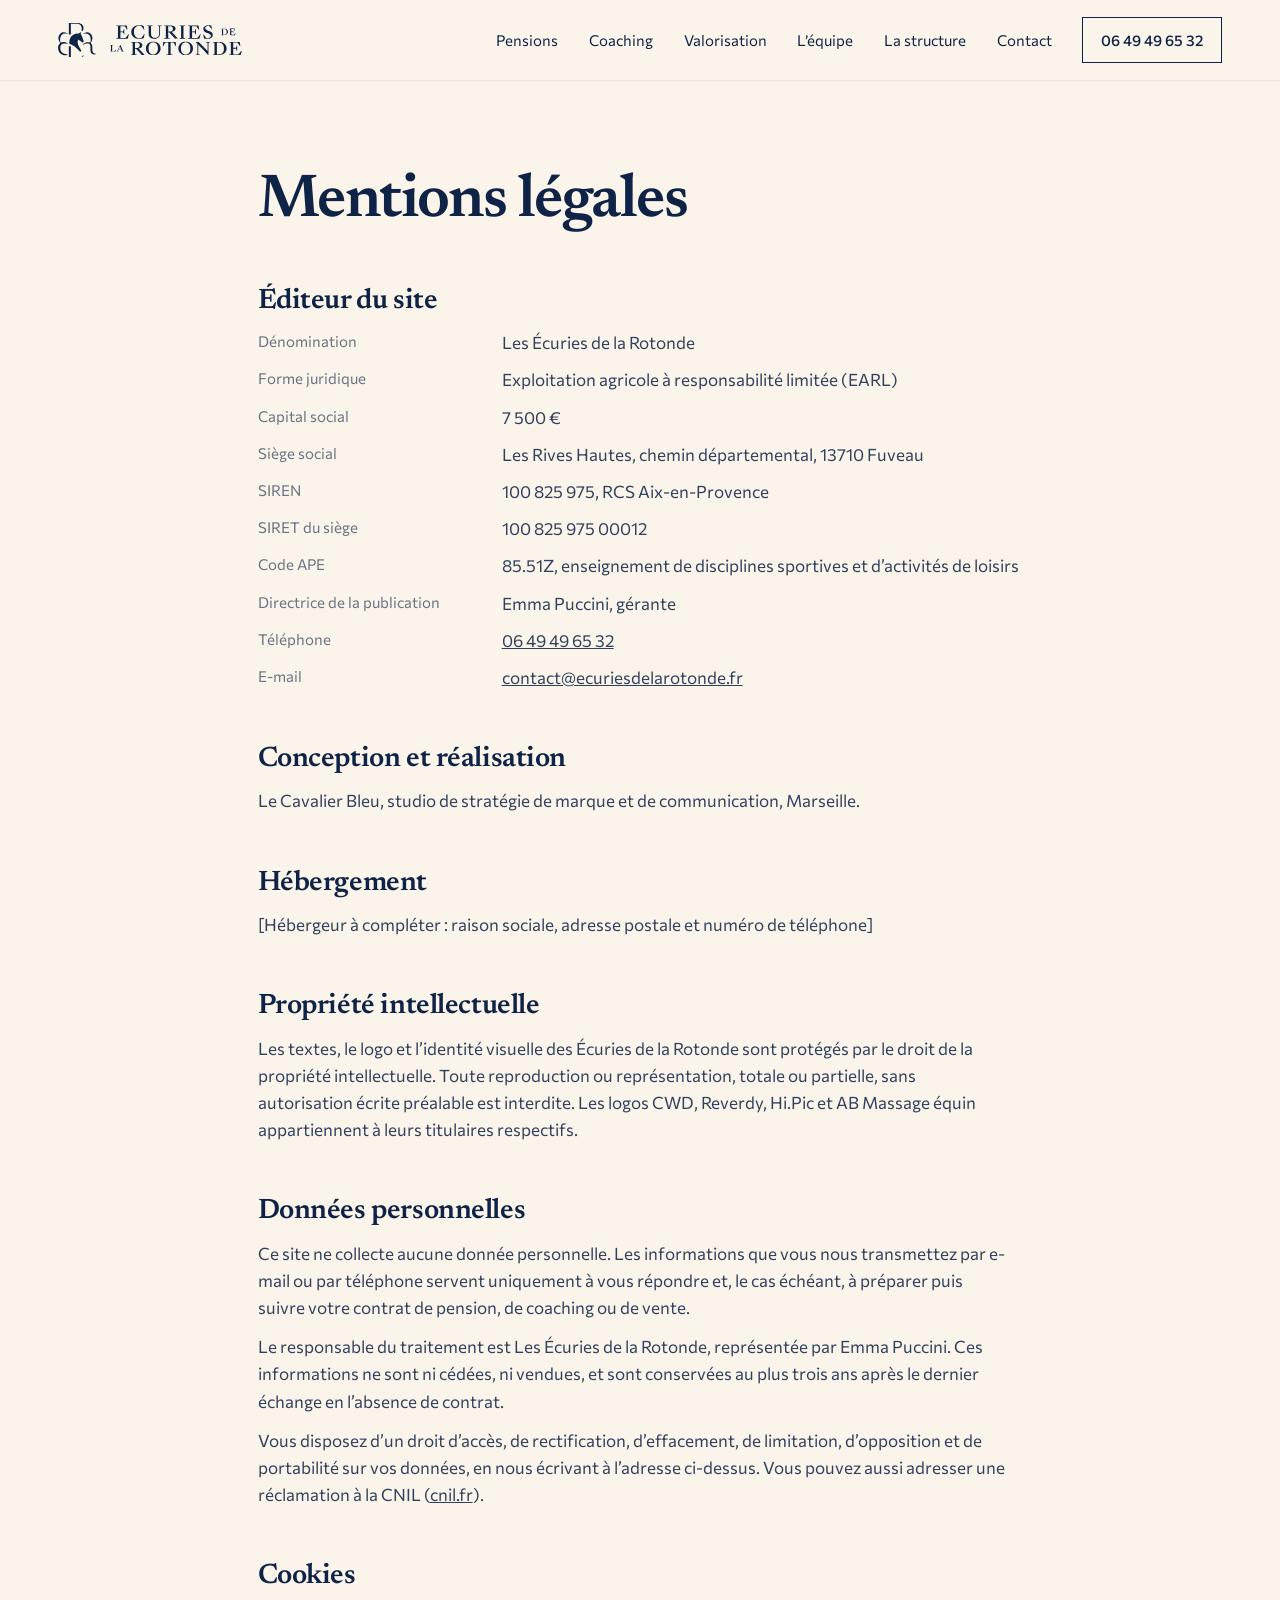
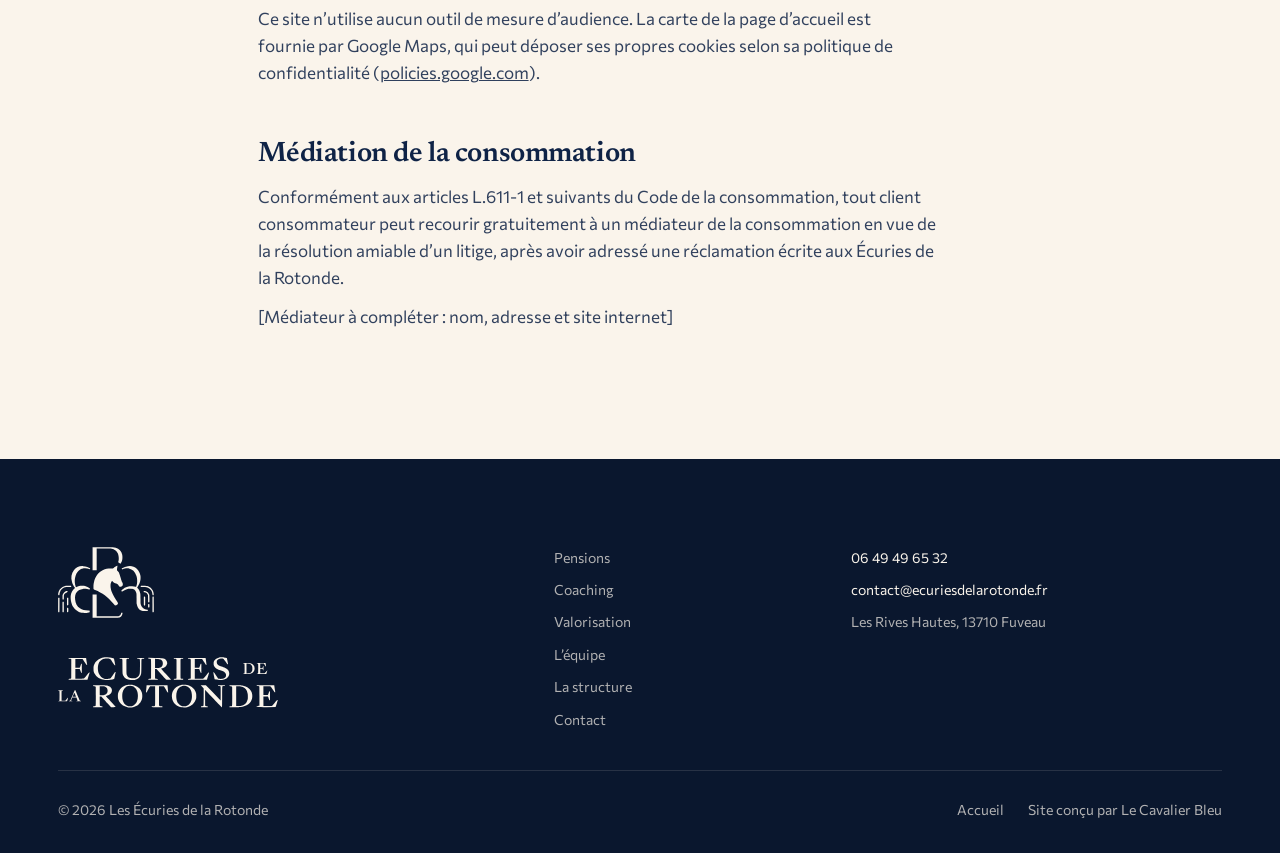
<file: ecuries-de-la-rotonde/mentions-legales.html>
<!doctype html>
<html lang="fr">
<head>
  <meta charset="utf-8">
  <meta name="viewport" content="width=device-width, initial-scale=1, viewport-fit=cover">
  <title>Mentions légales | Les Écuries de la Rotonde</title>
  <meta name="description" content="Mentions légales, données personnelles et cookies du site des Écuries de la Rotonde, Fuveau.">
  <link rel="canonical" href="https://www.ecuriesdelarotonde.fr/mentions-legales.html">
  <meta name="theme-color" content="#faf4eb">
  <link rel="icon" href="assets/img/favicon.svg" type="image/svg+xml">
  <link rel="icon" href="assets/img/favicon-32.png" sizes="32x32" type="image/png">
  <link rel="apple-touch-icon" href="assets/img/apple-touch-icon.png">
  <link rel="preload" href="assets/fonts/newsreader-600.woff2" as="font" type="font/woff2" crossorigin>
  <link rel="preload" href="assets/fonts/commissioner-300.woff2" as="font" type="font/woff2" crossorigin>
  <link rel="stylesheet" href="assets/css/site.css">
</head>
<body class="legal-page">
<svg xmlns="http://www.w3.org/2000/svg" aria-hidden="true" style="position:absolute;width:0;height:0;overflow:hidden"><symbol id="logo-mono" viewBox="0 0 1541 1139"><path fill="currentColor" fill-rule="evenodd" d="M597.2 1136.3L555 1136L555 950L555 764L587.8 764.2L620.5 764.5L620.8 938.8L621 1113L793 1113C913.8 1113 966.5 1112.7 970.2 1111.9C992.3 1107.3 1009.7 1087.9 1013.1 1064C1013.6 1060.5 1014.4 1057.2 1014.9 1056.7C1015.3 1056.3 1020.1 1056.1 1025.6 1056.2L1035.5 1056.5L1035.3 1062.5C1035 1071.2 1030.7 1087 1026.1 1096.4C1019 1110.9 1008.8 1121.4 995.5 1127.9C983.5 1133.9 980.6 1134.2 942.5 1135.1C902.2 1136 660 1136.8 597.2 1136.3ZM399.5 1057.4C368 1053.8 351.6 1049.5 329.3 1039C299 1024.7 266 995.6 245.6 965C229.2 940.5 214.2 899.6 207.5 861C203.3 836.6 201.8 802.9 204 782.5C209.8 730.1 233.1 685.9 268.2 661C270.9 659.2 273 657.4 273 657C273 656.7 271.1 653.7 268.7 650.5C251.3 626.4 235 593.8 225.6 564.2C202.9 492.9 213.8 426.9 257.4 371C294.2 323.8 346.8 301 405.2 307.1C426.7 309.3 449.1 314.6 470.7 322.5C480.3 326.1 512.7 341.6 516.4 344.5C518.2 345.9 518.2 346 515.7 349.2C514.3 351 511.9 354 510.3 355.8L507.5 359.1L499 355.1C480.9 346.7 459.8 342.7 433.5 342.7C416.8 342.7 413 343 401.9 345.3C372.2 351.5 351.1 362.4 330.7 381.9C306.4 405.2 288.7 437.9 277.1 481C267.4 517.4 266.4 560.2 274.5 600.1C277.1 613.1 287.2 644.5 289.5 646.8C289.7 647 292.9 645.6 296.6 643.7C307.8 638.1 326.3 631.2 338.4 628C358 623 370 621.7 392 622.3C423.8 623.1 445.8 628.5 474.5 642.5C492.3 651.1 515.1 666.2 515 669.4C514.9 670 512.7 673.5 510 677.2L505 683.9L500.3 682.4C491.7 679.8 478.7 676.8 466.5 674.8C450.9 672.3 414.8 671.2 400 672.9C310 683.2 266.4 741.8 275 841C280.7 906.1 306.1 953.3 351.9 984.1C387.4 1008 437.4 1021 489.5 1019.8L505.5 1019.5L507.7 1030.5C511.2 1048.2 512.5 1046.2 494.8 1049.8C464.8 1055.9 444.8 1058.1 419.5 1057.8C410.1 1057.8 401.1 1057.5 399.5 1057.4ZM7.4 1046.1C5.7 1045.1 3.8 1042.9 3.2 1041.4C2.3 1039.2 2 1011.6 2.2 928.7L2.5 818.8L5.8 815.9C10.5 811.6 16 811.8 20.6 816.4L24 819.8L24 929.6C24 1037.7 24 1039.6 22 1042.8C18.8 1048.1 12.9 1049.4 7.4 1046.1ZM78.4 1047C77.2 1046.6 75.3 1044.9 74.1 1043.4L72 1040.7L72 963.9C72 908 72.3 886.4 73.2 884.6C74.7 881.2 78.5 878.8 82.5 878.8C86.8 878.8 89.7 880.5 92 884.3C93.9 887.4 94 890 94 962.8C94 1045.3 94.1 1043.3 88.1 1046.4C84.8 1048.1 81.7 1048.3 78.4 1047ZM148.8 1045.7C147.4 1044.5 145.7 1042.5 145.1 1041.3C144.4 1039.9 144 1029.6 144 1012C144 989.5 144.3 984.2 145.5 981.5C149.3 973.6 160.5 973.9 164.7 982.1C166.6 985.7 166.5 1036.9 164.6 1041.3C161.9 1047.8 154 1050.1 148.8 1045.7ZM1522 1046.5C1516.2 1043.4 1516.5 1050 1516.5 921.6C1516.5 808.8 1516.6 803.3 1518.3 800.6C1522.4 794.4 1531.8 794 1536 799.9C1538 802.8 1538 803.6 1538 922L1538 1041.2L1534.6 1044.6C1530.8 1048.4 1526.5 1049 1522 1046.5ZM1364.4 1027.6C1336.7 1023.1 1318.3 1014.7 1303.5 999.6C1284 979.7 1270.6 950.1 1263.3 911C1261.8 902.6 1261.6 893.6 1261.4 833C1261.3 762.1 1260.9 755 1256.9 738.8C1250 711 1235.1 690.3 1214.5 680.2C1200.1 673.1 1186 670.8 1156.3 670.9C1135.4 671 1121.6 672.5 1105.8 676.5C1080.5 682.9 1055.6 695.3 1031.4 713.6L1028.3 716L1021.7 711.4C1018 708.8 1015 706.2 1015 705.6C1015 702.9 1023.2 692.6 1033.9 682C1056 660 1083.8 644.8 1117.6 636.1C1141.7 629.9 1163.4 627.5 1189.3 628.3C1213 628.9 1228.9 632 1244.8 639.2C1248.3 640.7 1251.6 642 1252 642C1253.6 642 1260.6 621.3 1264.5 605C1268.7 587.2 1270.1 575.3 1270.7 553.3C1271.6 519.4 1267.8 493.1 1257.8 463.5C1234.8 395 1196.9 357.7 1138.1 345.3C1127 342.9 1123.3 342.6 1106.5 342.6C1091.2 342.6 1085.2 343.1 1075.7 344.8C1062 347.4 1047 352 1038.5 356.2L1032.6 359.2L1030.2 356.4C1029 354.8 1026.5 351.8 1024.9 349.8L1021.9 346L1026.7 342.9C1040 334.3 1070.3 321.4 1091.1 315.5C1160.7 295.7 1219.5 307.7 1264.4 351C1295.7 381.1 1315.6 418.3 1323.7 461.5C1326 474 1326.5 503.1 1324.6 518.2C1319.4 560.2 1303.1 602.8 1277.1 641.9L1269.5 653.3L1274.6 657.9C1297.8 678.9 1313.2 708.7 1320.4 746.5C1323.7 764.2 1324 770.7 1324.4 835C1324.7 896 1324.9 901.3 1326.8 912C1331.4 937.6 1340.9 956.9 1356.5 972.5C1367.5 983.5 1379.9 991.2 1396.7 997.6C1404.8 1000.6 1421.1 1004.5 1429.5 1005.4C1432.8 1005.8 1436.7 1006.3 1438.2 1006.6L1441 1007.2L1441 1016.4L1441 1025.7L1432.2 1027C1419.6 1028.8 1374.6 1029.2 1364.4 1027.6ZM1449.8 968.1L1446.5 965.2L1446.2 945.4C1446 931.8 1446.2 924.8 1447.1 922.8C1450.8 913.9 1462.9 913.8 1466.6 922.7C1467.6 925 1468 930.9 1468 943.5C1468 962.7 1467.2 966.3 1462.7 969.3C1458.6 972 1453.6 971.5 1449.8 968.1ZM1383.1 939.6C1378 936.8 1378.1 938.3 1378 867.2C1378 820.2 1378.3 800.2 1379.1 798.7C1381 795.1 1384.3 793 1388.3 793C1393.4 793 1397.6 796.1 1399 800.8C1400.1 804.9 1400.5 926.4 1399.4 931.9C1398.4 936.8 1393.6 941 1389.2 941C1387.2 940.9 1384.4 940.3 1383.1 939.6ZM152.3 937.3C149.2 936.7 145.1 932.3 144.5 928.6C144.2 926.9 144 901.5 144.2 872.2L144.5 818.8L147.8 815.9C152.3 811.9 157.7 811.9 162.2 815.9L165.5 818.8L165.8 873.4C166 921.5 165.9 928.5 164.5 931.4C162.4 935.8 157.4 938.2 152.3 937.3ZM915.2 935.9C911 933.8 909.2 931.9 891.2 911C848.7 861.3 792.7 807 751 774.9C708.2 741.9 649.8 709.4 595.6 688.4C578.1 681.7 574.9 679.6 571.5 672.6L568.8 667.1L569.3 637.3C569.7 605.7 570.8 596 576.4 569.9C597.3 473.9 648.9 403.8 723.7 370.1C762.2 352.7 804.2 345.2 856.5 346.2L880.4 346.7L893.5 335.8C915.3 317.4 939.6 302.7 950.1 301.3C953.9 300.8 954 300.8 954 303.7C954 305.4 953.1 313.4 952 321.6C948.9 344.2 947 362.5 947 369.1L947 375.1L953 380.7C959.7 386.9 969.5 398.7 974.9 407C980.8 416.2 986.4 431.9 1001.6 481.3C1021.5 546.3 1023.4 551.6 1031.1 567.1C1039.9 584.9 1041.4 590 1040.7 600.9C1040.2 610.2 1038.8 614.2 1034.1 620.7C1024.2 634.3 996.6 641.2 984.9 633C983.3 631.8 979 626.3 975.3 620.7C959.4 596.5 956 593.7 932 585.1C922.9 581.9 912.4 577.8 908.5 576C894.1 569.4 881.8 559.8 874.5 549.7C872.3 546.6 870 544.1 869.3 544C867.2 544 859.3 553.9 855.2 561.7C850.7 570.6 846.9 582 844.9 593C842.8 604.3 843.1 639.5 845.3 654C851.7 695.3 859.5 718.3 881.7 761C896.4 789.2 921.9 833.5 946.1 872.7C963.4 900.8 964.2 902.8 962 911.8C960.5 918.2 956.3 923.2 947.6 928.8C932.5 938.5 924.1 940.3 915.2 935.9ZM1452.3 888.5C1446.4 886 1446.5 887.2 1446 829.5C1445.5 778.3 1445.4 776.3 1443.2 770C1435.2 746 1414.1 729.4 1389.2 727.3C1384.1 726.9 1380.9 726 1378.7 724.6C1371.9 720 1373.1 709.5 1380.8 706.3C1385.6 704.3 1395.9 705.2 1407.6 708.6C1435.9 716.8 1457.1 738.4 1465.2 767.5C1467.3 775.2 1467.4 777.3 1467.8 827.7C1468.1 875.6 1468 880.3 1466.4 883.6C1465.3 885.9 1463.5 887.7 1461.4 888.6C1457.3 890.3 1456.4 890.3 1452.3 888.5ZM78.5 844.1C77.4 843.6 75.6 842.2 74.5 841C72.6 838.9 72.5 837.4 72.5 806.6C72.5 776.1 72.6 774.1 74.8 766.5C79.5 750 89 735.3 101.4 724.8C113.4 714.8 134.1 706 145.7 706C149.1 706 150.3 706.6 152.4 709.1C155.3 712.5 155.6 715.5 153.6 720.3C151.6 725.1 149.3 726.7 140.5 729C122.1 734 109.2 744.2 100.8 760.4C94.9 772 94.7 773 94.1 806.5C93.6 833.8 93.3 837.8 91.7 840.1C88.8 844.4 83.3 846 78.5 844.1ZM11.3 773.9C7 772.6 3.3 767.9 2.5 762.5C0.9 752.3 6.3 725.7 13.4 708.6C29.1 670.8 62 640.6 101 628.2C119.8 622.2 126.5 621.6 168.8 621.5L207.2 621.5L210.1 624.8C213.7 628.8 214.2 633 211.7 637.8C209.3 642.8 207.5 643 172.8 643C155 643 136.4 643.5 131.5 644C83.5 649.5 43.5 682.6 29.5 728.5C26.5 738.2 24.1 753.3 24 761.8C24 768.5 22 772.5 17.9 773.9C16.1 774.5 14.7 775 14.6 774.9C14.5 774.9 13.1 774.4 11.3 773.9ZM1524.3 774.2C1523 774 1520.7 772.6 1519.1 770.9C1516.5 768.3 1516.1 767.2 1515.5 759.3C1513.6 734.1 1507.3 715 1494.8 696C1485.3 681.6 1467.4 665.6 1451.5 657.3C1428.2 645.2 1415.2 643 1367 643C1336.6 643 1334.3 642.9 1331.3 641C1326.9 638.3 1325.1 632.6 1327.4 627.9C1330.4 621.5 1330.4 621.5 1363.5 621.2C1406.5 620.7 1425.2 622.8 1445.3 630.5C1476 642.1 1502.3 664.6 1518.9 693.5C1531.2 715 1538.3 743.1 1537.1 765.7C1536.9 770.6 1530 775.1 1524.3 774.2ZM555 189.2L555 3.3L572.2 2.7C598.5 1.7 859.3 1.9 877.1 3C895.8 4.1 909 6.6 927 12.6C981.3 30.7 1017.4 67.4 1029 116.5C1037.8 153.3 1036.2 197.6 1024.9 228.4C1019.5 243.3 1005.2 267 1001.6 267C1000.4 267 968.5 247.7 966.3 245.6C965.4 244.8 965.9 242.3 968.5 234.5C973.3 220.5 975 210.8 975.7 193.4C977 160.5 970.3 122.5 959.3 100.5C949.8 81.5 933.7 62.9 917.6 52C903.1 42.3 883.3 34.1 864.5 30C847.2 26.2 840.3 26 729.3 26L621 26L621 200.5L621 375L588 375L555 375L555 189.2Z"/></symbol><symbol id="logo-word" viewBox="0 0 2004 464"><path fill="currentColor" fill-rule="evenodd" d="M1471.5 437.6C1442.7 407.3 1395.6 357.7 1371 332C1360.2 320.7 1348.9 308.8 1345.7 305.5L1340 299.5L1340.1 371C1340.1 429.6 1340.3 442.8 1341.4 444.3C1343.1 446.5 1348.1 448 1353.6 448C1355.9 448 1359.2 448.3 1360.9 448.6C1363.7 449.2 1364 449.6 1364 453.1L1364 457L1333 457L1302 457L1302 453.1C1302 449.6 1302.3 449.2 1305.1 448.6C1306.8 448.3 1310.1 448 1312.4 448C1318.5 448 1323.8 446.2 1325.2 443.7C1326.2 442 1326.6 424.1 1326.8 363.7L1327.1 286L1313.4 271.5L1299.8 257L1323.3 257L1346.9 257L1414.2 326.3L1481.5 395.7L1481.8 333.8C1481.9 291.3 1481.7 271.3 1480.9 269.9C1479.4 267.1 1475.8 266 1466.3 265.3L1458 264.7L1458 260.9L1458 257L1489 257L1520 257L1520 260.9L1520 264.7L1510.9 265.3C1506 265.7 1501 266.4 1500 267C1495.4 269.5 1495.5 267.4 1495.2 366.8C1495.1 418.6 1494.6 461 1494.2 460.9C1493.8 460.9 1483.6 450.4 1471.5 437.6ZM640.4 459C605.1 454.3 574.2 435.3 558.4 408.5C554.5 401.8 549.5 389.4 547.4 381C544.7 370.2 544.7 341.7 547.4 331C557.2 292.7 585.1 266.1 626.7 255.4C636.5 252.8 639.1 252.6 655.5 252.5C669.4 252.5 675.4 252.9 682 254.4C721.8 263.1 751.1 287.4 762.8 321.5C769.7 341.9 769.7 370 762.8 390.5C757.3 406.8 745.2 423.8 731.6 434.7C721.8 442.5 702.8 452.1 691.5 455C673.8 459.6 655.8 461 640.4 459ZM1129.6 458.5C1115.7 456.2 1106.4 453.3 1094.5 447.6C1076.7 439 1063.2 427.4 1052.9 411.8C1042.6 396.1 1038.2 381.5 1037.3 360.4C1036.3 336.6 1041.4 317.2 1053.3 299.5C1068.9 276.3 1092.4 261.1 1123 254.4C1129.6 252.9 1135.5 252.5 1149.5 252.6C1165.7 252.6 1168.6 252.9 1178.2 255.4C1213.2 264.3 1237.5 283.3 1251 312.3C1258.4 328.1 1259.5 334 1259.5 356C1259.5 373.5 1259.3 376.3 1257.1 383.5C1246 421.5 1217.9 447.2 1177 456.6C1163.4 459.8 1142.5 460.6 1129.6 458.5ZM320 453.1C320 449.6 320.3 449.2 323.1 448.6C324.8 448.3 328.1 448 330.4 448C336.5 448 341.8 446.2 343.2 443.7C344.2 442 344.5 423.4 344.5 358C344.5 312.1 344.2 273.3 343.7 271.8C342.5 267.5 339.3 266.1 329.2 265.4L320 264.7L320 260.8L320 256.9L374.8 257.3C435.3 257.7 442 258.2 458.8 264.2C478.7 271.2 488.6 281.7 490.9 298.6C494.7 325.3 476.8 345.8 443.5 352.8C439.1 353.7 435.6 354.9 435.7 355.3C435.8 355.7 456.1 378 480.7 404.8C505.3 431.6 526.1 454.3 526.9 455.3C528.2 456.9 526.9 457 505.8 457L483.3 457L454.9 425.8C439.3 408.6 419.3 386.6 410.5 376.9L394.5 359.2L387.2 359.1L379.9 359L380.2 400.2C380.4 431.1 380.8 442.1 381.8 443.7C383.2 446.2 388.5 448 394.6 448C396.9 448 400.2 448.3 401.9 448.6C404.7 449.2 405 449.6 405 453.1L405 457L362.5 457L320 457L320 453.1ZM854.4 455.6C854.1 454.8 854 452.9 854.2 451.3L854.5 448.5L866.4 447.8C880.8 447 883.1 445.8 884.2 438.8C884.7 436.3 884.9 396.5 884.8 350.4L884.5 266.5L863.1 266.2C845.7 266 841.3 266.2 839.5 267.4C837.5 268.7 832.4 277.4 812 313.8C807.4 322.1 806.6 323 804 323C801.1 323 801.1 322.9 801.5 318.8C802.9 307.5 807 263.2 807 260.3L807 257L902.2 257.2L997.4 257.5L1000.1 285C1001.6 300.1 1003.1 314.9 1003.4 317.8L1004 323.1L1000.9 322.8C997.8 322.5 997 321.4 982.8 296C974.7 281.4 967.1 268.7 965.9 267.8C964 266.2 961.3 266 941.9 266L920 266L920.1 352.2C920.2 399.7 920.5 439.6 920.9 440.9C922.2 445.7 925.6 447 938.6 447.8L950.5 448.5L950.8 452.8L951.1 457L903 457C862.5 457 854.9 456.8 854.4 455.6ZM1562 453.1C1562 449.6 1562.3 449.2 1565.1 448.6C1566.8 448.3 1570.6 448 1573.4 447.9C1581.1 447.8 1583.3 446.8 1585.2 443C1586.9 439.8 1587 433.5 1587 356.8C1587 306.7 1586.6 273.1 1586 271.6C1584.5 267.5 1581.1 266.1 1571.2 265.4L1562 264.7L1562 260.8L1562 256.9L1614.2 257.3C1662.2 257.6 1667.4 257.8 1678.1 259.8C1707.6 265.2 1730.2 276.2 1746.1 292.7C1762.5 309.7 1770.2 329.8 1770.1 355.8C1770.1 405.7 1737.1 441.7 1681 453C1665.7 456.1 1649.5 456.9 1603.2 457L1562 457L1562 453.1ZM1810.7 456.3C1810.1 455.7 1809.7 449 1810.2 449C1810.4 448.9 1815 448.5 1820.5 448C1829.5 447.2 1830.7 446.9 1832.7 444.5L1835 441.9L1835 357.5C1835 308.8 1834.6 272.1 1834.1 270.7C1832.8 267.5 1828.9 266 1818.9 265.2L1810.5 264.5L1810.5 261L1810.5 257.5L1890.1 257.2L1969.8 257L1970.4 261.7C1971.4 269.1 1974.9 292.1 1977 306.1C1979.6 322.3 1979.6 322 1976.2 322C1973.8 322 1971.8 319.4 1956 295.4C1944.7 278.3 1937.7 268.5 1936.2 267.9C1934.9 267.4 1919.7 267 1902.4 267L1871 267L1871 307L1871 347L1890.4 347C1901.1 347 1910.5 346.7 1911.3 346.4C1912.1 346.1 1915.6 338.2 1919.1 328.4C1925.2 311.5 1925.5 311 1928.2 311L1931 311L1931 352.5L1931 394L1928.1 394C1925.3 394 1925.1 393.6 1921 382.2C1918.6 375.8 1915.7 368 1914.5 365L1912.4 359.5L1891.7 359.2L1871 359L1871.2 402.7L1871.5 446.5L1907.3 446.8C1930.2 446.9 1944.5 446.6 1946.8 446C1949.9 445.1 1954 440.8 1973 418.5C1993.4 394.6 1995.8 392.1 1998.6 392.1L2001.8 392L1997.4 406.8C1995 414.9 1990.6 429.4 1987.7 439L1982.4 456.5L1896.9 456.8C1849.8 456.9 1811 456.7 1810.7 456.3ZM672.4 447.5C693 443.1 711.3 426.4 719.8 404.1C729 380.1 730.5 346.9 723.6 319.8C714.4 283.5 690.1 262.9 656.5 262.8C620.6 262.7 596.1 285.3 587.5 326.5C583.8 344.2 584.5 374.2 589.1 392.5C591.6 402.3 599.5 418.9 604.8 425.2C614.2 436.4 627.3 444.7 640.2 447.5C648.6 449.3 663.9 449.3 672.4 447.5ZM1164.3 447.5C1193.3 441.4 1213.5 415.4 1218.6 378C1222.3 350.2 1218.5 320.2 1208.9 300.8C1199.7 282 1183.8 268.7 1165.4 264.4C1157 262.5 1141.6 262.3 1133.5 264C1110.8 268.9 1092.4 286.3 1083.8 311C1076 333.3 1074.9 366.3 1081 391.3C1085.2 408.3 1091.1 419.1 1102.5 430.5C1111.5 439.5 1121.2 445.1 1132.2 447.5C1140.6 449.3 1155.9 449.3 1164.3 447.5ZM1662 445.5C1698.1 440.1 1718 423.1 1726.7 390.2C1729 381.4 1729.3 378.6 1729.3 361.5C1729.3 345.6 1729 340.8 1727.1 332.1C1720.7 301.9 1707.1 283.9 1683.7 274.1C1671.9 269.3 1663.4 267.9 1642.2 267.3L1623 266.8L1623 356.9L1623 447L1637.8 447C1645.9 447 1656.8 446.3 1662 445.5ZM2 402.1C2 400.6 3 400.2 7.2 399.7C10 399.3 12.7 398.5 13.2 397.8C13.6 397.1 14 377.3 14 353.9C14 306.1 14.5 309.1 6.5 308.2C3 307.8 2 307.3 2 305.9C2 304.1 3.2 304 23.5 304C43.8 304 45 304.1 45 305.9C45 307.4 44 307.8 39.8 308.3C37 308.7 34.2 309.4 33.6 310C32.8 310.8 32.5 324.9 32.5 354.8L32.5 398.5L47.5 398.8C55.8 398.9 63.4 398.8 64.6 398.6C65.7 398.3 70.9 393 76.2 386.8C89 371.8 90.1 370.7 91.1 371.7C91.6 372.2 89.8 379.5 87.2 388.3L82.5 404L42.2 404C3.7 404 2 403.9 2 402.1ZM100 402C100 400.5 100.7 400 102.5 400C103.9 400 106.5 399.4 108.3 398.7C112.1 397 110.3 400.8 134.9 343C145.3 318.5 154.4 298.5 155.1 298.5C155.7 298.5 159.7 306.6 164 316.5C168.2 326.4 177.7 348.6 185 365.9C197.6 395.6 198.5 397.3 201.6 398.6C203.5 399.4 206.3 400 208 400C210.3 400 211 400.4 211 402C211 403.9 210.3 404 189 404C168.2 404 167 403.9 167 402.1C167 400.6 168 400.2 172.2 399.7C175 399.3 177.8 398.6 178.3 398.1C178.8 397.6 177.8 393.8 175.5 388.4C173.5 383.5 170.9 377.1 169.8 374.2L167.7 369L149 369L130.3 369L124.6 382.4C121.5 389.8 119 396.3 119 396.9C119 398.4 123.3 400 127.6 400C130.3 400 131 400.4 131 402C131 403.9 130.3 404 115.5 404C100.7 404 100 403.9 100 402ZM164.8 362.2C164.7 361.8 161.1 353.2 157 343.2C152.9 333.2 149.3 325 149 325C148.6 325 135.9 354.5 133.4 361.2C132.8 362.9 134 363 149 363C157.9 363 165 362.6 164.8 362.2ZM412.5 348C423.9 346.7 429.6 344.8 436.8 340C447.7 332.6 452.6 321 451.8 305C450.9 289.7 444.9 279.4 433.3 273.3C424.7 268.7 414.5 267 395.9 267L380 267L380 307.3C380 329.5 380.3 348 380.7 348.3C381.7 349.3 402.4 349.1 412.5 348ZM430.5 209.9C383.5 206.3 349.2 185.6 332.5 150.8C325.1 135.2 323.5 127.6 323.6 106.5C323.6 86.7 324.7 80.7 331.1 65.5C341 41.7 363.6 21.3 391.1 11.4C406.4 5.9 418.1 3.9 439 3.3C461.1 2.7 478.9 4.3 495 8.4C507.9 11.7 509.9 12.5 510.5 15.2C510.7 16.5 513 28.3 515.5 41.5C518 54.7 520.5 67.4 521 69.7C522.4 75.7 522.3 76 519.2 76C516.2 76 518 78.5 489.2 36C485.6 30.8 481.6 25 480.3 23.3C477.1 19.1 469.3 15.4 460.6 13.9C450.8 12.2 428.5 13.3 419 15.9C394.7 22.5 376.5 39.4 368.6 62.8C359.4 89.6 361.8 128.6 374.1 154.5C384.3 176 400.1 190.2 421.5 197C430.2 199.8 454.8 200.9 465.5 199.1C478.3 196.9 480.4 195 494.5 174.2C518.1 139.4 519.5 137.5 522.3 137.2C524.1 137 525 137.3 525 138.3C525 139.1 522.5 151.9 519.4 166.6C516.4 181.4 513.6 194.9 513.3 196.7C512.9 199.2 512 200.1 508.6 201.4C492.6 207.5 453.7 211.7 430.5 209.9ZM662 210C628 207 606.6 194.7 595.7 171.9C587.5 155 587.7 156.7 587.1 85.3L586.5 22L583.9 19.5C581.6 17.1 580.3 16.8 571.7 16.3L562 15.7L562 11.9L562 8L604.5 8L647 8L647 12L647 16L640.8 16C632.3 16.1 626.9 17.4 624.7 20.1C623 22.2 622.9 25.9 623.3 86.4C623.7 156.5 623.4 153.8 629.8 167.4C635.7 179.9 646.1 188.1 661 192.1C672 195 693.9 195.3 704 192.7C726 186.9 739.2 173 744.6 150C746.1 143.5 746.4 135.1 746.7 84.9C747.2 24.2 746.9 20.1 742.8 17.9C741.7 17.3 736.6 16.5 731.6 16.1L722.5 15.5L722.2 11.8L721.9 8L753.5 8L785.1 8L784.8 11.8L784.5 15.5L775.2 16.2C765.2 16.9 761.4 18.5 760.5 22.3C760.3 23.5 759.9 51.3 759.7 84C759.3 147.8 759.1 150.6 753.9 164.5C745 188.3 725.1 203.8 697.4 208.4C685.6 210.3 672.4 210.9 662 210ZM1467.3 210C1455 209.1 1437.8 206.2 1430.5 203.7L1426.6 202.3L1420.9 172.4C1417.7 156 1415.1 141.7 1415 140.8C1415 139.5 1415.8 139 1417.8 139C1420.2 139 1422.2 141.6 1438.4 166.1C1457.4 194.8 1459.3 197 1468 198.9C1474 200.3 1492.6 200.3 1499.2 198.9C1512.1 196.1 1523 188.8 1527.8 179.6C1530.1 175.2 1530.4 173.3 1530.4 165.5C1530.4 158.4 1529.9 155.6 1528.2 152C1521.8 138.7 1509.7 131 1478.9 120.4C1453.3 111.6 1443.8 106.8 1433.7 97.1C1427.2 90.9 1423.5 85.4 1420.3 77.3C1418 71.3 1417.7 69 1417.6 58.5C1417.6 44.4 1419.4 38.7 1426.4 29.6C1434.9 18.7 1446.3 11.6 1463.6 6.4C1471 4.2 1475.2 3.7 1488.5 3.3C1498.2 3 1507.9 3.2 1513.2 3.9C1522 5.1 1537 8.6 1538.2 9.8C1538.8 10.4 1550 64 1550 66.2C1550 66.7 1548.7 67 1547.1 67C1544.5 67 1542.7 64.9 1527.4 43.5C1518.2 30.5 1509.4 18.8 1507.9 17.5C1502.2 12.8 1487.6 11.7 1474.7 14.9C1461.8 18.2 1454.3 23.2 1449.2 31.9C1446.8 36 1446.5 37.4 1446.5 46C1446.6 54.3 1446.9 56.2 1449.2 60.5C1452.3 66.6 1460 73.9 1466.6 77.3C1469.3 78.7 1479.6 82.6 1489.5 86C1499.4 89.5 1511.3 93.9 1516 95.9C1547.1 109.3 1560.1 125.6 1560 151.4C1559.9 160.2 1558.7 165.7 1555 173.5C1547 190.1 1526.8 203.8 1503.5 208.3C1492.6 210.5 1481.8 210.9 1467.3 210ZM97 203.1L97 199.3L106.1 198.8C113 198.4 115.8 197.8 117.9 196.3L120.5 194.3L120.8 107.8L121 21.4L118.6 19.1C116.6 17.2 114.7 16.8 106.6 16.3L97 15.7L97 11.9L97 8L176.4 8L255.8 8L256.4 10.7C256.9 13.4 257.5 17.3 262 48C263.1 55.4 264.4 63.9 264.9 66.8L265.7 72L262.6 72C259.7 72 258.6 70.7 243.5 47.8C234.7 34.5 226.4 22.4 225.2 20.8L222.8 18L190.4 18L158 18L158 58L158 98L177.2 98C187.8 98 197 97.6 197.7 97.2C198.4 96.8 201 90.8 203.5 84C211.7 61.9 211.4 62.5 214.3 62.2L217 61.9L217 103.5L217 145.1L214.3 144.8C211.4 144.5 211.7 145.1 203.5 123C201 116.2 198.4 110.2 197.7 109.8C197 109.4 187.8 109 177.2 109L158 109L158 153L158 197L196.3 197C225.5 197 235 196.7 236.2 195.8C237 195.1 246.4 184.4 257 172C283.5 141 282.6 142 285.5 142C286.9 142 288 142.4 288 142.9C288 143.4 286 150.3 283.6 158.2C276.8 180.5 270.8 200.2 269.8 203.8L268.9 207L183 207L97 207L97 203.1ZM823.2 203.2L823.5 199.5L833 198.8C841.2 198.1 842.7 197.7 845 195.5L847.5 193L847.8 109.7C848 52.1 847.8 25.4 847 22.8C845.6 17.9 843.5 16.9 832.6 16.1L823.5 15.5L823.2 11.7L822.9 7.9L879.7 8.3C941.2 8.7 945.4 9 961.7 14.6C971.7 18 977.7 21.6 983.5 27.5C992.6 36.6 996.4 49.1 994.2 62.4C990.7 83.7 973.4 98.1 944.3 104.2L938 105.5L957.3 126.5C968 138.1 988.9 160.8 1003.8 177L1030.9 206.5L1008.8 206.8C988.8 207 986.5 206.9 984.7 205.3C983.7 204.3 963.6 182.5 940.2 156.8L897.6 110L890.8 110L884 110L884 151.5L884 193.1L886.4 195.5C888.7 197.8 892.6 198.6 904 199.3C908.4 199.5 908.5 199.6 908.8 203.2L909.1 207L866 207L822.9 207L823.2 203.2ZM1055 203.1L1055 199.3L1064.7 198.7C1073.3 198.2 1074.6 197.9 1076.9 195.5L1079.5 193L1079.5 107.5L1079.5 22L1077 19.5C1074.7 17.3 1073.2 16.9 1065 16.2L1055.5 15.5L1055.2 11.7L1054.9 8L1097.4 8L1140 8L1140 11.9L1140 15.7L1130.3 16.3C1121.3 16.8 1120.3 17.1 1118.3 19.5L1116 22.1L1116 107.4C1116 187.2 1116.1 192.9 1117.8 194.9C1119.9 197.6 1125.4 198.9 1133.8 199L1140 199L1140 203L1140 207L1097.5 207L1055 207L1055 203.1ZM1185.2 203.2L1185.5 199.5L1195 198.8C1203.2 198.1 1204.7 197.7 1207 195.5L1209.5 193L1209.5 107.5L1209.5 22L1206.9 19.4C1204.6 17.1 1203.2 16.7 1194.9 16.2L1185.5 15.5L1185.2 11.7L1184.9 8L1264.4 8L1344 8L1344.5 10.2C1344.8 11.5 1346.8 24.9 1349 40C1351.2 55.1 1353.2 68.5 1353.5 69.7C1354 71.7 1353.7 72 1350.8 72C1347.6 71.9 1347 71.1 1332 48.2C1323.5 35.2 1315.2 23.1 1313.6 21.3L1310.8 18L1278.4 18L1246 18L1246 58L1246 98L1265.2 98C1275.8 98 1285.2 97.6 1286 97C1286.8 96.5 1290.1 88.6 1293.5 79.3C1299.5 62.5 1299.5 62.5 1302.8 62.2L1306 61.9L1306 103.5L1306 145.1L1302.8 144.8C1299.5 144.5 1299.5 144.5 1293.4 127.7C1290.1 118.4 1286.7 110.4 1285.9 109.9C1285.1 109.4 1275.8 109 1265.2 109L1246 109L1246 153L1246 197L1284.6 197L1323.3 197L1327.4 192.4C1329.6 189.9 1340.3 177.7 1351 165.2C1366.5 147.2 1371.1 142.4 1373.3 142.2C1374.8 142 1376 142.3 1376 142.9C1376 143.9 1361.7 192.2 1358.4 202.2L1356.8 207L1270.9 207L1184.9 207L1185.2 203.2ZM1687.4 153.6C1686.5 151.3 1687 151 1692.6 150.2C1696.4 149.6 1697.7 148.9 1698.7 147C1700.5 143.4 1700.1 62.7 1698.2 60.8C1697.6 60.2 1694.9 59.3 1692.3 59C1688.7 58.6 1687.4 58 1687.2 56.7C1686.8 54.9 1688.2 54.9 1716.2 55.2C1742.8 55.6 1746.2 55.9 1752.8 57.9C1778.3 65.5 1791 80.8 1791 103.9C1791 125.5 1779.8 141.2 1758.3 149.4C1747.5 153.5 1743.1 154 1714.8 154.7C1690.3 155.2 1688 155.1 1687.4 153.6ZM1811.3 153.5C1810.5 151.3 1811 151 1816.9 150.1C1819.7 149.7 1822.4 149 1822.8 148.6C1823.2 148.2 1823.6 128.9 1823.8 105.8C1824.1 57.6 1824.4 59.3 1816.3 58.8C1812.7 58.6 1811.4 58.1 1811.2 56.7C1810.9 55.1 1813.3 55 1850.9 55L1890.9 55L1891.4 58.3C1891.7 60 1892.6 66.2 1893.5 72C1894.4 77.8 1895.3 83.5 1895.6 84.8C1895.9 86.4 1895.6 87 1894.3 87C1893.1 86.9 1889.4 82.2 1883.7 73.5L1875 60L1858.5 60L1842 60L1842 80L1842 100L1851.2 100C1856.3 100 1861 99.6 1861.6 99.2C1862.2 98.8 1864 94.9 1865.6 90.5C1867.6 85.2 1869.1 82.4 1870.3 82.2C1871.9 81.9 1872 83.3 1871.8 102.7C1871.5 126.9 1870.7 128.5 1865.7 115L1862.5 106.5L1852.2 106.2L1842 105.9L1842 127.5L1842 149L1861.7 148.8L1881.4 148.5L1892.7 135.5C1898.8 128.3 1904.6 122.4 1905.5 122.2C1906.3 122 1907 122 1907 122.2C1907 122.4 1904.8 129.7 1902.2 138.5L1897.5 154.5L1854.7 154.8C1816.8 155 1811.9 154.8 1811.3 153.5ZM1735.8 149C1747.8 147.4 1752.7 145.2 1759.6 138.5C1768.6 129.6 1770.4 124.4 1770.4 107C1770.4 96.8 1770 92.1 1768.6 87.5C1762.9 68.5 1749.9 60 1726.6 60L1717 60L1717 104.3C1717 128.7 1717.3 149 1717.7 149.3C1718.6 150.3 1727.2 150.1 1735.8 149ZM925.5 97C945.2 92 955 79.1 955 58.5C955 41.6 948.4 29.8 935.5 23.3C928.5 19.7 917.4 17.8 900.2 17.3L884 16.7L884 58.5L884 100.3L901 99.6C912.5 99.2 920.4 98.3 925.5 97Z"/></symbol><symbol id="logo-simple" viewBox="0 0 1244 1139"><path fill="currentColor" fill-rule="evenodd" d="M381.8 1136.3L355 1136L355 950L355 764L387.8 764.2L420.5 764.5L420.8 938.8L421 1113L593.8 1113C784.4 1113 771.8 1113.4 784.4 1106.7C787.8 1104.9 793.5 1100.5 797.2 1096.8C805.5 1088.4 810.4 1078.9 812.6 1067C813.5 1062.3 814.4 1057.9 814.6 1057.2C814.9 1056.3 817.5 1056 825.2 1056.2L835.5 1056.5L835.3 1062.6C835.1 1072.1 831.3 1085.4 825.7 1097C816.6 1115.8 801.7 1127.9 781.5 1133C774 1134.9 768.9 1135.1 702 1136C637.4 1136.8 449.5 1137 381.8 1136.3ZM198 1057.4C196.6 1057.2 191.4 1056.5 186.5 1055.9C145.4 1050.9 109 1033.2 77.2 1002.6C52 978.4 36.2 954.6 24.1 922.7C2.2 865 -3.4 802.4 8.9 752.9C18.6 714 38.3 683.2 67.5 661.4C70.2 659.3 72.7 657.5 72.9 657.4C73 657.2 70.5 653.4 67.2 648.8C40.5 611.8 20.2 561.4 15 518.7C13.4 505.8 13.7 479.3 15.5 466.5C21.4 424.3 42 384.1 73.8 352.7C107.9 318.8 152.4 302.8 200.6 306.9C223.3 308.8 240.5 312.5 263.7 320.4C282.8 327 300.8 335.2 314.3 343.7L318.1 346.1L315.1 349.8C313.5 351.8 311.1 354.8 309.8 356.3L307.5 359.1L300 355.6C273.7 343.5 237.6 339.3 206 344.6C154.4 353.3 115.7 384.9 92.2 437.4C67.5 492.9 62 552.9 76.5 609.8C80.1 624.1 88.2 647 89.7 647C89.9 647 92.7 645.7 95.8 644.1C112.8 635.5 132.5 628.8 152.3 624.8C162.1 622.8 166.5 622.5 186.5 622.5C215.2 622.6 223.4 623.9 250 632.6C268.6 638.6 293.7 651.9 309.8 664.2C312.6 666.4 315 668.7 315 669.2C315 669.8 312.7 673.4 309.9 677.2C306.1 682.2 304.3 683.9 303.1 683.5C297.9 681.5 276.6 676.6 265.5 674.9C248.9 672.3 217.7 671.3 201.5 672.9C140.2 678.9 97.9 709.4 82.2 759.1C75.9 779 74 792.2 74 817.5C73.9 927.8 130.1 997.3 234.5 1015.9C251.5 1018.9 270.4 1020.3 288.5 1019.8C302.7 1019.5 305.1 1019.7 305.5 1021C306.4 1024.3 310.2 1046.1 309.9 1046.4C309 1047.3 279.2 1053.1 265.5 1055.1C254.1 1056.7 244.4 1057.3 225.5 1057.5C211.8 1057.7 199.4 1057.7 198 1057.4ZM1180 1029C1151.7 1027.4 1129.8 1020.5 1113.2 1008C1092.6 992.5 1076.6 965 1067.6 929.5C1061.7 906.5 1061.6 905.4 1061.5 830C1061.4 756 1061.2 752.2 1056.1 735C1046.6 702.4 1026.8 681.4 998.5 674.1C985.6 670.8 947.3 669.9 927.6 672.5C893.8 676.9 863.7 689.8 832.4 713.1L828.3 716.2L821.6 711.4C818 708.8 815 706.1 815 705.4C815 701 836.8 677.6 850 667.8C886.7 640.7 937.2 626.5 990.8 628.3C1013.2 629 1029.4 632.4 1045.5 639.4C1048.7 640.9 1051.9 641.9 1052.6 641.6C1054.2 641 1062.2 616.1 1065.4 602C1073.4 566 1073.4 526.2 1065.4 490C1060.3 467 1048.1 434.9 1038.2 418.2C1010 370.9 969.1 345.8 914.5 342.4C891 340.9 860 346.4 840 355.6L832.5 359.1L830.2 356.3C828.9 354.8 826.5 351.8 824.9 349.8L821.9 346.1L825.7 343.7C849.3 329 883.8 316 915.2 310C965 300.5 1011.8 309.8 1047.5 336.5C1081.2 361.6 1108.9 402.4 1119.5 442.4C1124.6 461.2 1126 472.5 1126.1 493.1C1126.1 515.2 1123.4 534.7 1117.3 556.5C1109.2 585.2 1092.3 620.9 1075.2 645.3L1069.8 653L1079.4 662.6C1098.5 681.6 1111.3 705.8 1118.6 737C1124 759.9 1124.2 762.7 1125 837.5C1125.7 902.8 1125.8 908.1 1127.7 916.5C1139.7 969.4 1173.5 998.1 1233.3 1006.1L1242.1 1007.2L1241.8 1016.3L1241.5 1025.4L1238 1026.1C1226 1028.6 1198.1 1030 1180 1029ZM715 935.8C711.8 934.2 706.9 929.3 697.7 918.5C646.7 859 590.3 804.4 545.5 771C501.3 738 441.9 705.7 390.4 686.6C378.7 682.3 374.1 678.9 370.9 672.3C368.7 667.9 368.5 665.9 368.2 649.1C367.5 615.8 372.1 582.5 382.4 545.9C405 465.6 451.4 405.6 515.4 374.1C556.8 353.7 602.1 344.8 658 346.3L680.6 346.9L690.5 338.3C714.9 317.5 737.8 303.4 750.8 301.3C753.8 300.8 754 300.9 754 303.6C754 305.2 752.6 316.9 751 329.5C749.3 342.1 747.7 357.6 747.3 363.8L746.7 375L752.8 380.6C760.3 387.3 770.7 400.1 776.1 409.1C781.6 418.3 786.9 433.4 802 482.5C820.9 544.4 823.5 552 831.1 567C839.1 583.1 841 589 841 598.5C841 611.5 836.7 620.6 827.3 627.4C814.4 636.8 794 639.4 784.9 632.9C783.3 631.8 778.2 625.2 773.6 618.2C764.5 604.6 758.4 597.6 752.3 593.7C750.1 592.3 742.3 589.1 734.9 586.5C701.6 574.7 685.3 564.8 674.5 549.7C672.3 546.6 670 544.1 669.3 544C667.3 544 659.1 554.3 655.1 562C647.3 577.2 644.2 590.6 643.3 613.5C641.9 651.2 650.5 694.4 666.6 730.3C680.6 761.3 711.1 816.1 746.1 872.7C762.1 898.8 762.4 899.3 762.4 906.5C762.4 917.3 758.5 922.5 743.3 931.6C734.2 937 733 937.5 726.5 937.8C720.7 938.1 718.7 937.7 715 935.8ZM355 189.2L355 3.3L394.8 2.7C451.7 1.7 643.4 1.9 670 3C687.8 3.7 695 4.4 704.2 6.4C764.1 19.2 807.8 53.9 824.8 102.1C831.4 120.8 834.4 141.4 834.4 168C834.4 195.4 831 214.3 822.1 235.8C816.8 248.6 804.7 267 801.5 267C799.1 267 765.5 245.4 765.7 243.9C765.7 243.1 767 239.1 768.5 235C778.2 208.2 778.3 164.8 768.9 126.9C761.8 98.4 745.1 72.8 722.1 55.4C708 44.7 685.2 34.5 666 30.4C646 26.2 641.2 26 528.8 26L421 26L420.8 200.2L420.5 374.5L387.8 374.8L355 375L355 189.2Z"/></symbol></svg>
<a class="skip" href="#contenu">Aller au contenu</a>

<header class="header is-solid" id="header">
  <div class="wrap">
    <a class="brand" href="index.html" aria-label="Les Écuries de la Rotonde, accueil">
      <svg viewBox="0 0 1244 1139" aria-hidden="true"><use href="#logo-simple"/></svg>
      <svg viewBox="0 0 2004 464" aria-hidden="true"><use href="#logo-word"/></svg>
    </a>
    <nav class="nav" aria-label="Navigation principale">
      <a href="index.html#pensions">Pensions</a>
      <a href="index.html#coaching">Coaching</a>
      <a href="index.html#valorisation">Valorisation</a>
      <a href="index.html#equipe">L’équipe</a>
      <a href="index.html#structure">La structure</a>
      <a href="index.html#contact">Contact</a>
      <a class="nav__phone" href="tel:+33649496532">06 49 49 65 32</a>
    </nav>
    <button class="menu-btn" type="button" aria-expanded="false" aria-controls="menu">Menu</button>
  </div>
</header>

<div class="overlay" id="menu" aria-hidden="true">
  <nav aria-label="Menu">
    <ul>
      <li><a href="index.html#pensions">Pensions</a></li>
      <li><a href="index.html#coaching">Coaching</a></li>
      <li><a href="index.html#valorisation">Valorisation</a></li>
      <li><a href="index.html#equipe">L’équipe</a></li>
      <li><a href="index.html#structure">La structure</a></li>
      <li><a href="index.html#contact">Contact</a></li>
    </ul>
  </nav>
  <div class="overlay__contact">
    <a href="tel:+33649496532">06 49 49 65 32</a>
    <a href="#" data-mail data-mail-text>contact [arobase] ecuriesdelarotonde.fr</a>
  </div>
</div>

<main id="contenu" class="legal">
  <div class="wrap">
    <h1>Mentions légales</h1>

    <section aria-labelledby="t-editeur">
      <h2 id="t-editeur">Éditeur du site</h2>
      <dl>
        <dt>Dénomination</dt><dd>Les Écuries de la Rotonde</dd>
        <dt>Forme juridique</dt><dd>Exploitation agricole à responsabilité limitée (EARL)</dd>
        <dt>Capital social</dt><dd>7&nbsp;500&nbsp;€</dd>
        <dt>Siège social</dt><dd>Les Rives Hautes, chemin départemental, 13710 Fuveau</dd>
        <dt>SIREN</dt><dd>100&nbsp;825&nbsp;975, RCS Aix-en-Provence</dd>
        <dt>SIRET du siège</dt><dd>100&nbsp;825&nbsp;975&nbsp;00012</dd>
        <dt>Code APE</dt><dd>85.51Z, enseignement de disciplines sportives et d’activités de loisirs</dd>
        <dt>Directrice de la publication</dt><dd>Emma Puccini, gérante</dd>
        <dt>Téléphone</dt><dd><a href="tel:+33649496532">06 49 49 65 32</a></dd>
        <dt>E-mail</dt><dd><a href="#" data-mail data-mail-text>contact [arobase] ecuriesdelarotonde.fr</a></dd>
      </dl>
    </section>

    <section aria-labelledby="t-conception">
      <h2 id="t-conception">Conception et réalisation</h2>
      <p>Le Cavalier Bleu, studio de stratégie de marque et de communication, Marseille.</p>
    </section>

    <section aria-labelledby="t-hebergement">
      <h2 id="t-hebergement">Hébergement</h2>
      <p>[Hébergeur à compléter&nbsp;: raison sociale, adresse postale et numéro de téléphone]</p>
    </section>

    <section aria-labelledby="t-propriete">
      <h2 id="t-propriete">Propriété intellectuelle</h2>
      <p>Les textes, le logo et l’identité visuelle des Écuries de la Rotonde sont protégés par le droit de la propriété intellectuelle. Toute reproduction ou représentation, totale ou partielle, sans autorisation écrite préalable est interdite. Les logos CWD, Reverdy, Hi.Pic et AB Massage équin appartiennent à leurs titulaires respectifs.</p>
    </section>

    <section id="donnees" aria-labelledby="t-donnees">
      <h2 id="t-donnees">Données personnelles</h2>
      <p>Ce site ne collecte aucune donnée personnelle. Les informations que vous nous transmettez par e-mail ou par téléphone servent uniquement à vous répondre et, le cas échéant, à préparer puis suivre votre contrat de pension, de coaching ou de vente.</p>
      <p>Le responsable du traitement est Les Écuries de la Rotonde, représentée par Emma Puccini. Ces informations ne sont ni cédées, ni vendues, et sont conservées au plus trois ans après le dernier échange en l’absence de contrat.</p>
      <p>Vous disposez d’un droit d’accès, de rectification, d’effacement, de limitation, d’opposition et de portabilité sur vos données, en nous écrivant à l’adresse ci-dessus. Vous pouvez aussi adresser une réclamation à la CNIL (<a href="https://www.cnil.fr" target="_blank" rel="noopener">cnil.fr</a>).</p>
    </section>

    <section aria-labelledby="t-cookies">
      <h2 id="t-cookies">Cookies</h2>
      <p>Ce site n’utilise aucun outil de mesure d’audience. La carte de la page d’accueil est fournie par Google Maps, qui peut déposer ses propres cookies selon sa politique de confidentialité (<a href="https://policies.google.com/privacy?hl=fr" target="_blank" rel="noopener">policies.google.com</a>).</p>
    </section>

    <section aria-labelledby="t-mediation">
      <h2 id="t-mediation">Médiation de la consommation</h2>
      <p>Conformément aux articles L.611-1 et suivants du Code de la consommation, tout client consommateur peut recourir gratuitement à un médiateur de la consommation en vue de la résolution amiable d’un litige, après avoir adressé une réclamation écrite aux Écuries de la Rotonde.</p>
      <p>[Médiateur à compléter&nbsp;: nom, adresse et site internet]</p>
    </section>
  </div>
</main>

<footer class="footer">
  <div class="wrap">
    <a class="footer__brand" href="index.html" aria-label="Les Écuries de la Rotonde, accueil">
      <svg viewBox="0 0 1541 1139" aria-hidden="true"><use href="#logo-mono"/></svg>
      <svg viewBox="0 0 2004 464" aria-hidden="true"><use href="#logo-word"/></svg>
    </a>
    <nav class="footer__nav" aria-label="Plan du site">
      <a href="index.html#pensions">Pensions</a>
      <a href="index.html#coaching">Coaching</a>
      <a href="index.html#valorisation">Valorisation</a>
      <a href="index.html#equipe">L’équipe</a>
      <a href="index.html#structure">La structure</a>
      <a href="index.html#contact">Contact</a>
    </nav>
    <div class="footer__contact">
      <a href="tel:+33649496532">06 49 49 65 32</a>
      <a href="#" data-mail data-mail-text>contact [arobase] ecuriesdelarotonde.fr</a>
      <span>Les Rives Hautes, 13710 Fuveau</span>
    </div>
    <div class="footer__legal">
      <p>© <span data-year>2026</span> Les Écuries de la Rotonde</p>
      <ul>
        <li><a href="index.html">Accueil</a></li>
        <li><span>Site conçu par Le Cavalier Bleu</span></li>
      </ul>
    </div>
  </div>
</footer>

<script src="assets/js/site.js" defer></script>
</body>
</html>
</file>
<file: ecuries-de-la-rotonde/assets/css/site.css>
/* Les Écuries de la Rotonde, feuille de style */

/* Typographies : Newsreader en remplacement web de Sang Bleu Kingdom (titres), Commissioner (textes) */
@font-face { font-family: "Newsreader"; font-style: normal; font-weight: 500; font-display: swap; src: url("../fonts/newsreader-500.woff2") format("woff2"); }
@font-face { font-family: "Newsreader"; font-style: normal; font-weight: 600; font-display: swap; src: url("../fonts/newsreader-600.woff2") format("woff2"); }
@font-face { font-family: "Commissioner"; font-style: normal; font-weight: 300; font-display: swap; src: url("../fonts/commissioner-300.woff2") format("woff2"); }
@font-face { font-family: "Commissioner"; font-style: normal; font-weight: 400; font-display: swap; src: url("../fonts/commissioner-400.woff2") format("woff2"); }
@font-face { font-family: "Commissioner"; font-style: normal; font-weight: 500; font-display: swap; src: url("../fonts/commissioner-500.woff2") format("woff2"); }

/* Plan : alternance crème et marine, photos en bichromie, typographie de titrage en grand */
:root {
  --navy: #0f2346;
  --navy-deep: #0a172e;
  --cream: #faf4eb;
  --cream-deep: #f1e7d6;
  --sky: #5d82b4;
  --ink: rgba(15, 35, 70, 0.86);
  --muted: rgba(15, 35, 70, 0.62);
  --on-navy: #faf4eb;
  --on-navy-muted: rgba(250, 244, 235, 0.7);
  --display: "Sang Bleu Kingdom", "Newsreader", Georgia, "Times New Roman", serif;
  --text: "Commissioner", ui-sans-serif, system-ui, -apple-system, "Segoe UI", sans-serif;
  --ease: cubic-bezier(0.16, 1, 0.3, 1);
  --header: 80px;
  --gutter: clamp(18px, 4.5vw, 64px);
  --max: 1280px;
  color-scheme: light;
}

*, *::before, *::after { box-sizing: border-box; }
html { -webkit-text-size-adjust: 100%; text-size-adjust: 100%; }
@media (prefers-reduced-motion: no-preference) { html { scroll-behavior: smooth; } }
body {
  margin: 0; background: var(--cream); color: var(--ink);
  font-family: var(--text); font-weight: 400; font-size: 1.0625rem; line-height: 1.6;
  -webkit-font-smoothing: antialiased; -moz-osx-font-smoothing: grayscale;
  overflow-x: hidden;
}
img, iframe { display: block; max-width: 100%; }
a { color: inherit; }
p { margin: 0; text-wrap: pretty; }
h1, h2, h3 { margin: 0; font-family: var(--display); font-weight: 600; letter-spacing: -0.015em; text-wrap: balance; }
ul { margin: 0; padding: 0; list-style: none; }
address { font-style: normal; }
::selection { background: var(--navy); color: var(--cream); }
:focus-visible { outline: 2px solid var(--sky); outline-offset: 3px; }
section[id] { scroll-margin-top: var(--header); }

.wrap { width: 100%; max-width: var(--max); margin-inline: auto; padding-inline: var(--gutter); }
.skip { position: absolute; left: 16px; top: -60px; z-index: 100; background: var(--navy); color: var(--cream); padding: 10px 16px; text-decoration: none; }
.skip:focus { top: 12px; }
.title { font-size: clamp(2.5rem, 5.6vw, 4.6rem); line-height: 1.02; letter-spacing: -0.025em; }
.on-navy { background: var(--navy); color: var(--on-navy); }
.on-navy h2, .on-navy h3 { color: var(--on-navy); }
.on-cream h2, .on-cream h3 { color: var(--navy); }

/* Boutons */
.btn {
  display: inline-flex; align-items: center; justify-content: center; gap: 12px;
  min-height: 52px; padding: 0 28px;
  font-family: var(--text); font-size: 0.9375rem; font-weight: 500; letter-spacing: 0.02em;
  text-decoration: none; white-space: nowrap; border: 1px solid currentColor;
  transition: background-color 0.35s var(--ease), color 0.35s var(--ease), border-color 0.35s var(--ease);
}
.btn--cream { background: var(--cream); color: var(--navy); border-color: var(--cream); }
.btn--cream:hover { background: transparent; color: var(--cream); }
.btn--ghost-cream { color: var(--cream); border-color: rgba(250, 244, 235, 0.45); }
.btn--ghost-cream:hover { border-color: var(--cream); background: rgba(250, 244, 235, 0.08); }
.btn--navy { background: var(--navy); color: var(--cream); border-color: var(--navy); }
.btn--navy:hover { background: transparent; color: var(--navy); }

/* En-tête fixe */
.header {
  position: fixed; inset: 0 0 auto 0; z-index: 50; height: var(--header);
  color: var(--cream);
  transition: background-color 0.5s var(--ease), color 0.5s var(--ease), box-shadow 0.5s var(--ease);
}
.header.is-solid {
  color: var(--navy);
  background: rgba(250, 244, 235, 0.9);
  -webkit-backdrop-filter: blur(14px) saturate(130%);
  backdrop-filter: blur(14px) saturate(130%);
  box-shadow: 0 1px 0 rgba(15, 35, 70, 0.08);
}
.header .wrap { height: 100%; display: flex; align-items: center; justify-content: space-between; gap: 24px; }
.brand { display: inline-flex; align-items: center; gap: 14px; text-decoration: none; color: inherit; }
.brand svg:first-child { width: 38px; height: auto; aspect-ratio: 1244 / 1139; }
.brand svg:last-child { width: 132px; height: auto; aspect-ratio: 2004 / 464; }
.nav { display: flex; align-items: center; gap: clamp(20px, 2.4vw, 36px); }
.nav a { position: relative; text-decoration: none; font-size: 0.9375rem; padding-block: 6px; }
.nav a:not(.nav__phone)::after {
  content: ""; position: absolute; left: 0; right: 0; bottom: 0; height: 1px; background: currentColor;
  transform: scaleX(0); transform-origin: right; transition: transform 0.5s var(--ease);
}
.nav a:not(.nav__phone):hover::after, .nav a[aria-current="true"]::after { transform: scaleX(1); transform-origin: left; }
.nav__phone { padding: 10px 18px !important; border: 1px solid currentColor; font-weight: 500; transition: background-color 0.3s, color 0.3s; }
.header:not(.is-solid) .nav__phone:hover { background: var(--cream); color: var(--navy); }
.header.is-solid .nav__phone:hover { background: var(--navy); color: var(--cream); }
.menu-btn { display: none; background: none; border: 0; color: inherit; font: 500 0.9375rem var(--text); letter-spacing: 0.02em; cursor: pointer; padding: 10px 0 10px 12px; }

.overlay {
  position: fixed; inset: 0; z-index: 40; display: grid; align-content: center; gap: 40px;
  padding: calc(var(--header) + 24px) var(--gutter) 40px;
  background: var(--navy); color: var(--cream);
  opacity: 0; visibility: hidden; transition: opacity 0.5s var(--ease), visibility 0s linear 0.5s;
}
.overlay.is-open { opacity: 1; visibility: visible; transition-delay: 0s; }
.overlay ul { display: grid; gap: 6px; }
.overlay a { text-decoration: none; }
.overlay li a { font-family: var(--display); font-weight: 500; font-size: clamp(2.2rem, 9vw, 3.4rem); line-height: 1.15; letter-spacing: -0.02em; }
.overlay li { opacity: 0; transform: translateY(16px); transition: opacity 0.6s var(--ease), transform 0.6s var(--ease); }
.overlay.is-open li { opacity: 1; transform: none; }
.overlay.is-open li:nth-child(2) { transition-delay: 0.05s; }
.overlay.is-open li:nth-child(3) { transition-delay: 0.1s; }
.overlay.is-open li:nth-child(4) { transition-delay: 0.15s; }
.overlay.is-open li:nth-child(5) { transition-delay: 0.2s; }
.overlay.is-open li:nth-child(6) { transition-delay: 0.25s; }
.overlay__contact { display: grid; gap: 6px; color: var(--on-navy-muted); }
.overlay__contact a { color: var(--cream); font-size: 1.125rem; }
body.menu-open { overflow: hidden; }
body.menu-open .header { color: var(--cream); background: transparent; box-shadow: none; -webkit-backdrop-filter: none; backdrop-filter: none; }

@media (max-width: 1100px) {
  .nav { display: none; }
  .menu-btn { display: inline-block; }
  .brand svg:last-child { width: 118px; }
}

/* Ouverture plein écran */
.hero { position: relative; min-height: 100svh; display: grid; align-items: center; background: #0a172e; color: var(--cream); overflow: hidden; isolation: isolate; }
.hero__media { position: absolute; inset: 0; z-index: -1; }
.hero__media img { width: 100%; height: 100%; object-fit: cover; object-position: right center; }
.hero .wrap { padding-block: calc(var(--header) + 40px) 72px; }
.hero__content { display: grid; justify-items: start; max-width: 620px; }
.hero__lockup { display: grid; justify-items: center; gap: 18px; width: min(70vw, 340px); color: var(--cream); margin-bottom: clamp(40px, 6vw, 64px); }
.hero__lockup svg:first-child { width: 62%; height: auto; aspect-ratio: 1541 / 1139; }
.hero__lockup svg:last-child { width: 100%; height: auto; aspect-ratio: 2004 / 464; }
.hero h1 { font-size: clamp(2.6rem, 5.4vw, 4.8rem); line-height: 1.02; letter-spacing: -0.03em; color: var(--cream); }
.hero__lead { margin-top: 22px; max-width: 40ch; font-weight: 300; font-size: clamp(1.05rem, 1.4vw, 1.2rem); color: var(--on-navy-muted); }
.hero__actions { display: flex; flex-wrap: wrap; gap: 12px; margin-top: 36px; }
@media (max-width: 760px) {
  .hero { align-items: end; }
  .hero__media img { object-position: 70% top; }
  .hero__media::after { content: ""; position: absolute; inset: 0; background: linear-gradient(180deg, rgba(10, 23, 46, 0.1) 30%, rgba(10, 23, 46, 0.92) 78%); }
  .hero .wrap { padding-block: calc(var(--header) + 24px) 40px; }
  .hero__lockup { width: min(62vw, 260px); margin-bottom: 36px; }
  .hero__actions { width: 100%; }
  .hero__actions .btn { flex: 1 1 100%; }
}

@media (prefers-reduced-motion: no-preference) {
  .hero__media img { animation: settle 2.6s var(--ease) both; }
  .hero__lockup { animation: unveil 1.6s var(--ease) 0.15s both; }
  .hero h1, .hero__lead, .hero__actions { animation: rise 1.2s var(--ease) both; }
  .hero h1 { animation-delay: 0.55s; }
  .hero__lead { animation-delay: 0.7s; }
  .hero__actions { animation-delay: 0.85s; }
  @supports (animation-timeline: scroll()) {
    .hero__content { animation: drift-out linear both; animation-timeline: scroll(root); animation-range: 0 90vh; }
  }
}
@keyframes settle { from { transform: scale(1.08); opacity: 0.4; } to { transform: none; opacity: 1; } }
@keyframes unveil { from { clip-path: inset(100% 0 0 0); transform: translateY(20px); } to { clip-path: inset(0 0 0 0); transform: none; } }
@keyframes rise { from { opacity: 0; transform: translateY(18px); } to { opacity: 1; transform: none; } }
@keyframes drift-out { to { opacity: 0.15; transform: translateY(-60px); } }

/* Apparitions au défilement */
@media (prefers-reduced-motion: no-preference) {
  .js [data-reveal] { opacity: 0; transform: translateY(26px); transition: opacity 1s var(--ease), transform 1s var(--ease); transition-delay: calc(var(--i, 0) * 90ms); }
  .js [data-reveal].is-in { opacity: 1; transform: none; }
  .js [data-mask] > img, .js [data-mask] > iframe { clip-path: inset(100% 0 0 0); transform: scale(1.12); transition: clip-path 1.4s var(--ease), transform 1.8s var(--ease); transition-delay: calc(var(--i, 0) * 120ms); }
  .js [data-mask].is-in > img, .js [data-mask].is-in > iframe { clip-path: inset(0 0 0 0); transform: none; }
}

.section { padding-block: clamp(80px, 11vw, 150px); }

/* Performance et bien-être */
.intro__head { display: grid; grid-template-columns: repeat(12, minmax(0, 1fr)); column-gap: clamp(16px, 2vw, 32px); row-gap: 24px; align-items: end; }
.intro__head h2 { grid-column: 1 / span 7; }
.intro__head p { grid-column: 9 / span 4; color: var(--muted); font-size: 1.125rem; }
.figures { display: grid; grid-template-columns: repeat(4, auto); justify-content: space-between; gap: 32px; margin-top: clamp(56px, 8vw, 96px); }
.figure { display: grid; gap: 10px; align-content: start; }
.figure strong { font-family: var(--display); font-weight: 500; font-size: clamp(2.4rem, 4.4vw, 4rem); line-height: 1; letter-spacing: -0.03em; color: var(--navy); white-space: nowrap; }
.figure span { color: var(--muted); }
@media (max-width: 900px) {
  .intro__head h2, .intro__head p { grid-column: 1 / -1; }
  .figures { grid-template-columns: repeat(2, minmax(0, 1fr)); justify-content: stretch; row-gap: 40px; }
}
@media (max-width: 480px) {
  .figures { grid-template-columns: 1fr; row-gap: 28px; }
  .figure { grid-template-columns: auto 1fr; align-items: baseline; gap: 16px; }
}

/* Pensions */
.pensions__head { display: flex; flex-wrap: wrap; align-items: end; justify-content: space-between; gap: 20px; margin-bottom: clamp(36px, 5vw, 56px); }
.pensions__head p { color: var(--muted); }
.cards { display: grid; grid-template-columns: repeat(3, minmax(0, 1fr)); gap: clamp(16px, 2vw, 28px); }
.card { display: grid; align-content: start; gap: 22px; min-width: 0; }
.card__img { overflow: hidden; aspect-ratio: 4 / 5; background: var(--navy); }
.card__img img { width: 100%; height: 100%; object-fit: cover; }
.card:hover .card__img img { transform: scale(1.04); transition: transform 1.2s var(--ease); }
.card h3 { font-size: clamp(1.6rem, 2.2vw, 2rem); line-height: 1.1; color: var(--navy); }
.list { display: grid; gap: 9px; }
.list li { color: var(--ink); }
.on-navy .list li { color: var(--on-navy-muted); }
@media (max-width: 860px) {
  .cards {
    grid-template-columns: none; grid-auto-flow: column; grid-auto-columns: 80%;
    overflow-x: auto; scroll-snap-type: x mandatory; scroll-padding-inline: var(--gutter);
    margin-inline: calc(var(--gutter) * -1); padding-inline: var(--gutter); padding-bottom: 8px;
    scrollbar-width: none;
  }
  .cards::-webkit-scrollbar { display: none; }
  .card { scroll-snap-align: start; }
}

/* Coaching */
.coaching .wrap { display: grid; grid-template-columns: repeat(12, minmax(0, 1fr)); column-gap: clamp(16px, 2vw, 32px); row-gap: 48px; align-items: center; }
.coaching__img { grid-column: 1 / span 5; overflow: hidden; aspect-ratio: 4 / 5; }
.coaching__img img { width: 100%; height: 100%; object-fit: cover; }
.coaching__text { grid-column: 7 / span 6; display: grid; gap: 32px; }
.coaching__text .list { font-size: 1.125rem; gap: 12px; }
@media (max-width: 860px) {
  .coaching__img, .coaching__text { grid-column: 1 / -1; }
  .coaching__img { max-width: 520px; }
}

/* Valorisation et commerce */
.band { position: relative; min-height: clamp(460px, 78vh, 760px); display: grid; align-items: end; overflow: hidden; background: var(--navy-deep); color: var(--cream); isolation: isolate; }
.band__img { position: absolute; inset: -10% 0; z-index: -1; }
.band__img img { width: 100%; height: 100%; object-fit: cover; }
.band::after { content: ""; position: absolute; inset: 0; z-index: -1; background: linear-gradient(180deg, rgba(10, 23, 46, 0) 35%, rgba(10, 23, 46, 0.85) 100%); }
.band .wrap { padding-block: clamp(48px, 7vw, 88px); display: flex; flex-wrap: wrap; align-items: end; justify-content: space-between; gap: 28px; }
.band h2 { color: var(--cream); max-width: 14ch; }
.band .list { font-size: 1.25rem; }
.band .list li { color: var(--cream); }
@supports (animation-timeline: view()) {
  @media (prefers-reduced-motion: no-preference) {
    .band__img { animation: parallax linear both; animation-timeline: view(); animation-range: cover 0% cover 100%; }
  }
}
@keyframes parallax { from { transform: translateY(-6%); } to { transform: translateY(6%); } }

/* L'équipe */
.team .title { margin-bottom: clamp(36px, 5vw, 56px); }
.people { display: grid; grid-template-columns: repeat(2, minmax(0, 1fr)); gap: clamp(16px, 2vw, 28px); }
.person { display: grid; align-content: start; gap: 28px; min-width: 0; padding: clamp(28px, 4vw, 56px); background: var(--cream-deep); }
.person__head { display: grid; gap: 8px; }
.person h3 { font-size: clamp(2rem, 3.2vw, 2.8rem); line-height: 1.05; letter-spacing: -0.025em; color: var(--navy); }
.person__role { color: var(--muted); }
.person__figures { display: flex; flex-wrap: wrap; gap: 20px 56px; }
.person__figures li { display: grid; gap: 6px; }
.person__figures strong { font-family: var(--display); font-weight: 500; font-size: clamp(1.9rem, 3vw, 2.6rem); line-height: 1; letter-spacing: -0.02em; color: var(--navy); white-space: nowrap; }
.person__figures span { color: var(--muted); font-size: 0.9375rem; }
.person__bio { max-width: 62ch; color: var(--ink); }
.nw { white-space: nowrap; }
@media (max-width: 860px) { .people { grid-template-columns: 1fr; } }

/* La structure */
.structure__head { display: grid; gap: 18px; margin-bottom: clamp(40px, 5vw, 64px); }
.structure__head p { color: var(--muted); font-size: 1.125rem; }
.marquee { overflow: hidden; padding-block: clamp(18px, 2.4vw, 28px); margin-bottom: clamp(48px, 6vw, 80px); background: var(--cream-deep); color: var(--navy); }
.marquee__track { display: flex; width: max-content; }
.marquee__group { display: flex; align-items: center; gap: clamp(28px, 3vw, 48px); padding-right: clamp(28px, 3vw, 48px); }
.marquee__group span { font-family: var(--display); font-weight: 500; font-size: clamp(2rem, 4.6vw, 4rem); line-height: 1.1; letter-spacing: -0.02em; white-space: nowrap; }
.marquee__group svg { width: clamp(26px, 3vw, 40px); height: auto; aspect-ratio: 1244 / 1139; flex: none; color: var(--sky); }
@media (prefers-reduced-motion: no-preference) {
  .marquee__track { animation: marquee 48s linear infinite; }
}
@keyframes marquee { to { transform: translateX(-50%); } }
.equipments { display: grid; grid-template-columns: repeat(5, minmax(0, 1fr)); gap: 28px 24px; }
.equipments li { font-family: var(--display); font-weight: 500; font-size: clamp(1.25rem, 1.7vw, 1.5rem); line-height: 1.2; color: var(--navy); }
@media (max-width: 1000px) { .equipments { grid-template-columns: repeat(3, minmax(0, 1fr)); } }
@media (max-width: 620px) { .equipments { grid-template-columns: repeat(2, minmax(0, 1fr)); gap: 20px 18px; } }

/* Partenaires */
.partners-section { background: var(--cream-deep); }
.partners-section h2 { margin-bottom: clamp(32px, 4vw, 48px); }
.partners { display: grid; grid-template-columns: repeat(4, minmax(0, 1fr)); gap: 16px; }
.partners > li { min-width: 0; display: grid; }
.partner { display: grid; grid-template-columns: minmax(0, 1fr); grid-template-rows: 1fr auto; min-width: 0; background: #fffdf8; text-decoration: none; transition: transform 0.6s var(--ease), box-shadow 0.6s var(--ease); }
a.partner:hover { transform: translateY(-4px); box-shadow: 0 24px 48px -30px rgba(15, 35, 70, 0.55); }
.partner__logo { position: relative; display: block; aspect-ratio: 4 / 3; min-width: 0; }
.partner__logo img { position: absolute; top: 20%; left: 18%; width: 64%; height: 60%; object-fit: contain; }
.partner__logo--tall img { top: 13%; height: 74%; }
.partner__meta { display: grid; gap: 2px; padding: 16px 20px 18px; font-size: 0.875rem; }
.partner__meta strong { font-weight: 500; color: var(--navy); }
.partner__meta span { color: var(--muted); }
@media (max-width: 860px) { .partners { grid-template-columns: repeat(2, minmax(0, 1fr)); } }

/* Contact */
.contact .wrap { display: grid; grid-template-columns: repeat(12, minmax(0, 1fr)); column-gap: clamp(16px, 2vw, 32px); row-gap: 40px; align-items: stretch; }
.contact__text { grid-column: 1 / span 5; display: grid; gap: 36px; align-content: center; }
.coords { display: grid; gap: 24px; margin: 0; }
.coords dt { font-size: 0.875rem; color: var(--on-navy-muted); margin-bottom: 4px; }
.coords dd { margin: 0; font-size: 1.125rem; }
.coords dd a { text-decoration: none; }
.coords dd a:hover { text-decoration: underline; text-underline-offset: 5px; }
.coords .big { font-family: var(--display); font-weight: 500; font-size: clamp(1.8rem, 3vw, 2.4rem); letter-spacing: -0.02em; line-height: 1.1; }
.coords .route { display: inline-block; margin-top: 8px; font-size: 0.9375rem; text-decoration: underline; text-underline-offset: 5px; }
.contact__access { color: var(--on-navy-muted); }
.map { grid-column: 7 / span 6; min-height: 460px; background: var(--navy-deep); overflow: hidden; }
.map iframe { width: 100%; height: 100%; min-height: 460px; border: 0; filter: saturate(0.7) contrast(1.02); }
@media (max-width: 860px) {
  .contact__text, .map { grid-column: 1 / -1; }
  .map, .map iframe { min-height: 360px; }
}

/* Pied de page */
.footer { background: var(--navy-deep); color: var(--on-navy-muted); font-size: 0.875rem; }
.footer .wrap { display: grid; grid-template-columns: repeat(12, minmax(0, 1fr)); column-gap: clamp(16px, 2vw, 32px); row-gap: 40px; padding-block: clamp(56px, 7vw, 88px) 32px; }
.footer__brand { grid-column: 1 / span 4; display: grid; justify-items: start; gap: 16px; color: var(--cream); text-decoration: none; }
.footer__brand svg:first-child { width: 96px; height: auto; aspect-ratio: 1541 / 1139; }
.footer__brand svg:last-child { width: 220px; height: auto; aspect-ratio: 2004 / 464; }
.footer__nav { grid-column: 6 / span 3; display: grid; gap: 10px; align-content: start; }
.footer__contact { grid-column: 9 / span 4; display: grid; gap: 10px; align-content: start; }
.footer a { text-decoration: none; }
.footer a:hover { color: var(--cream); }
.footer__contact a { color: var(--cream); }
.footer__legal { grid-column: 1 / -1; display: flex; flex-wrap: wrap; justify-content: space-between; gap: 12px 24px; padding-top: 28px; box-shadow: 0 -1px 0 rgba(250, 244, 235, 0.12); }
.footer__legal ul { display: flex; flex-wrap: wrap; gap: 8px 24px; }
@media (max-width: 860px) {
  .footer__brand { grid-column: 1 / -1; }
  .footer__nav { grid-column: 1 / span 6; }
  .footer__contact { grid-column: 7 / span 6; }
}
@media (max-width: 520px) {
  .footer__nav, .footer__contact { grid-column: 1 / -1; }
}

/* Page mentions légales */
.legal-page .header { position: sticky; }
.legal { padding-block: clamp(48px, 7vw, 96px) clamp(80px, 10vw, 140px); }
.legal .wrap { max-width: 880px; display: grid; gap: 52px; }
.legal h1 { font-size: clamp(2.4rem, 5vw, 3.8rem); line-height: 1.04; letter-spacing: -0.025em; color: var(--navy); }
.legal section { display: grid; gap: 12px; }
.legal h2 { font-size: clamp(1.4rem, 2.2vw, 1.8rem); line-height: 1.15; color: var(--navy); }
.legal p { max-width: 68ch; }
.legal dl { display: grid; grid-template-columns: minmax(150px, 220px) 1fr; gap: 10px 24px; margin: 0; }
.legal dt { color: var(--muted); font-size: 0.9375rem; }
.legal dd { margin: 0; }
@media (max-width: 700px) {
  .legal dl { grid-template-columns: 1fr; gap: 2px; }
  .legal dd { margin-bottom: 12px; }
}
</file>
